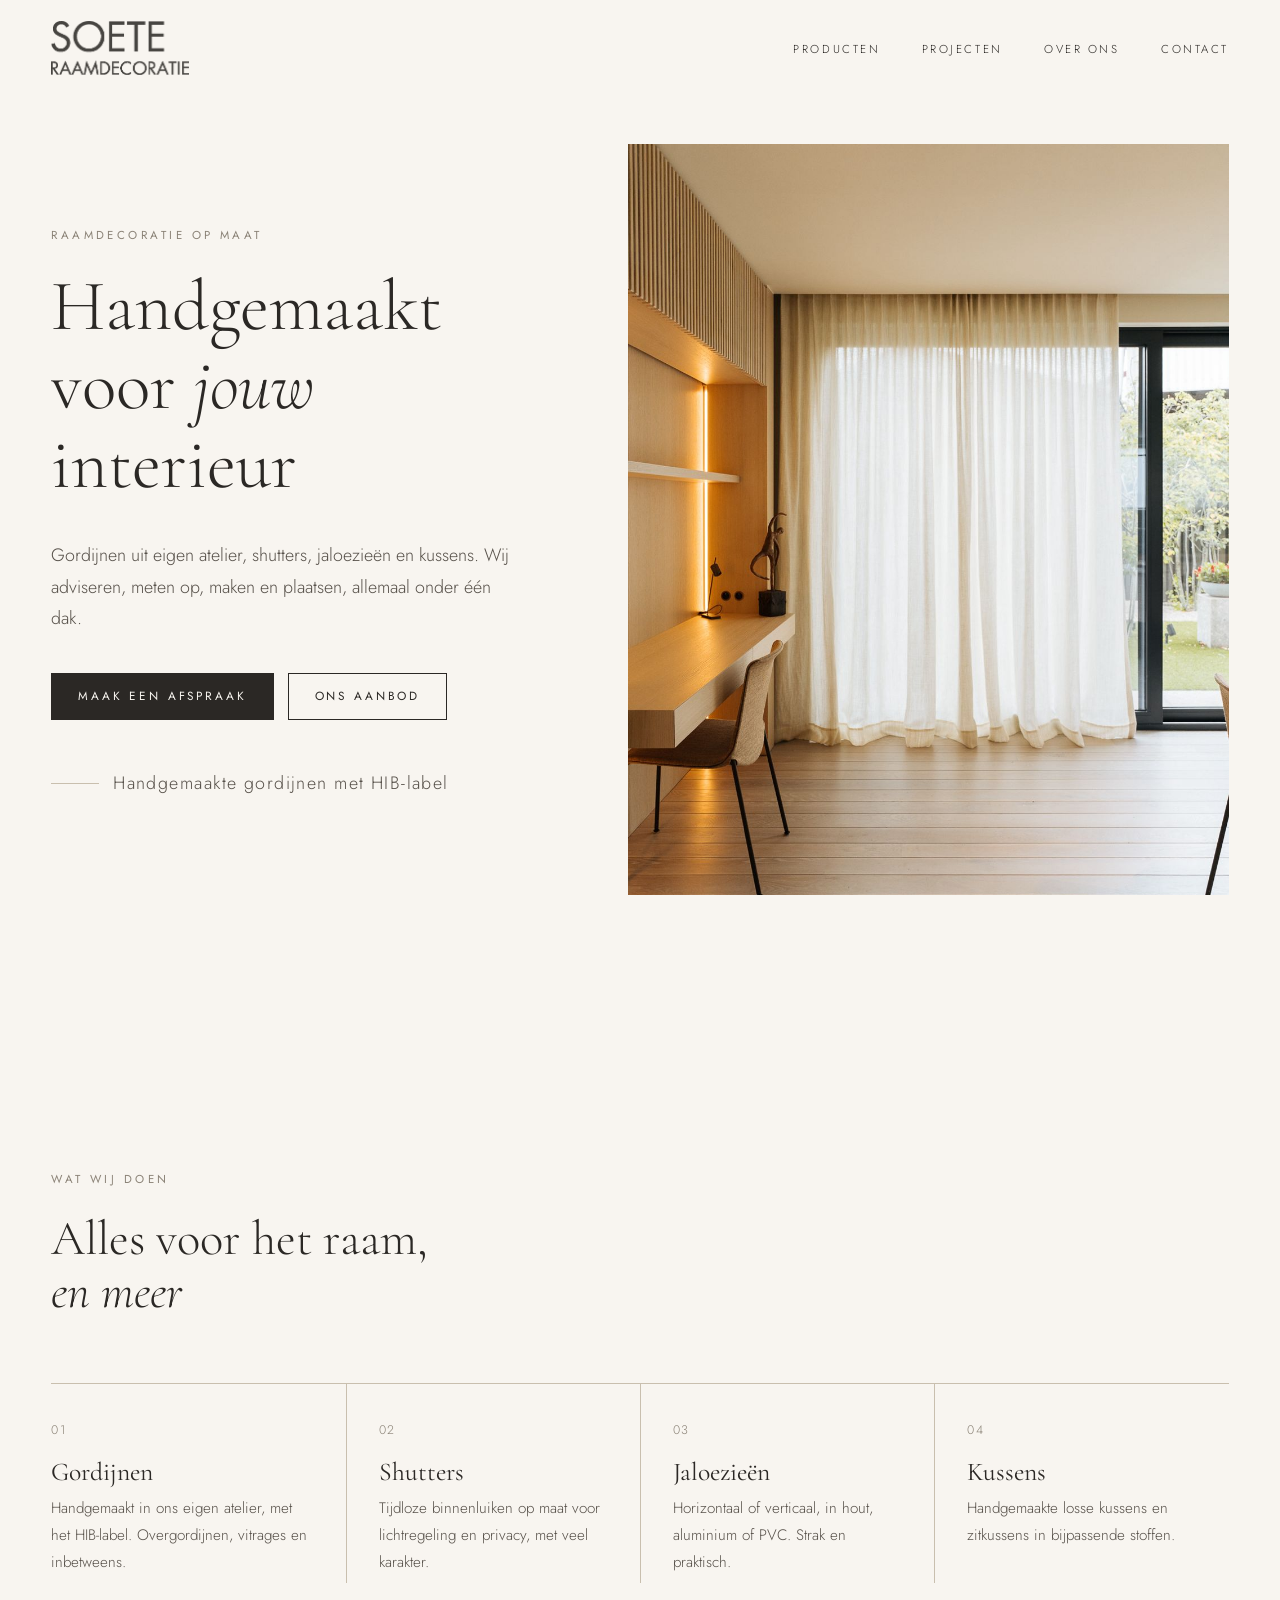
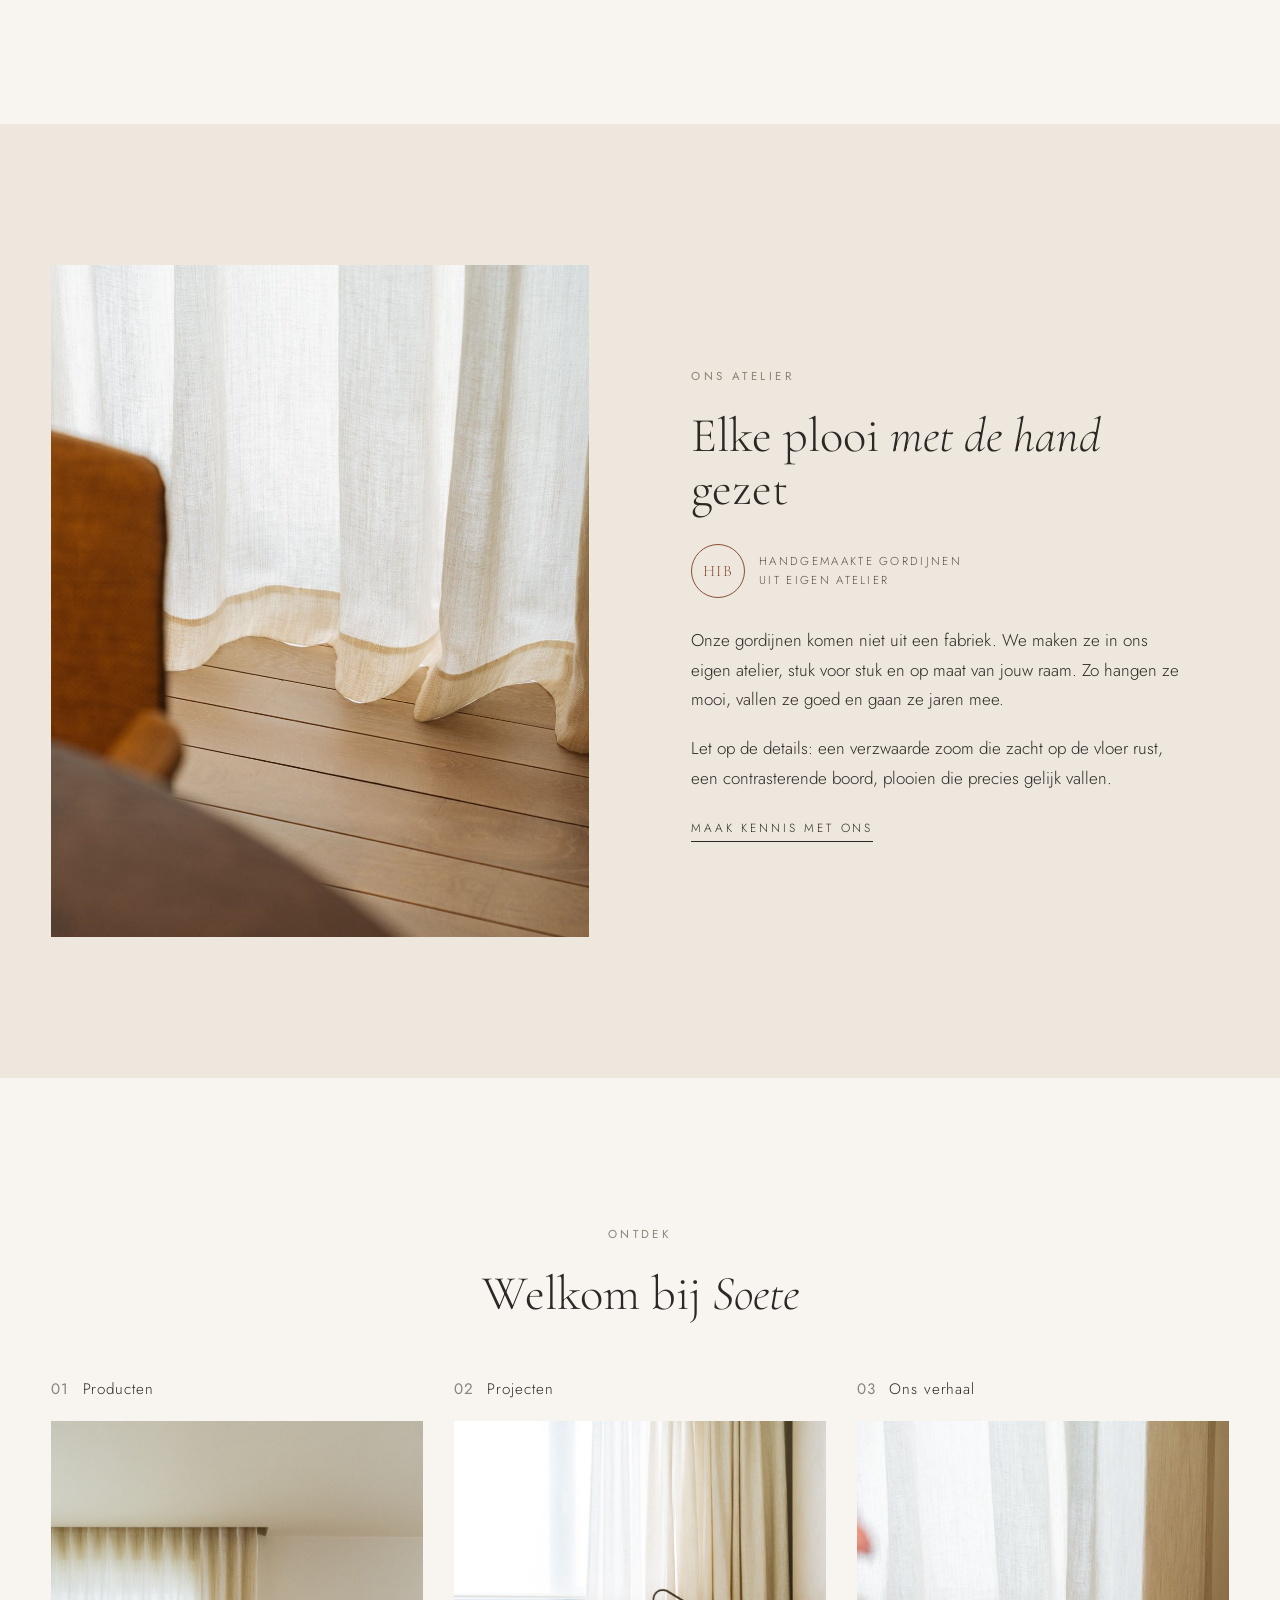
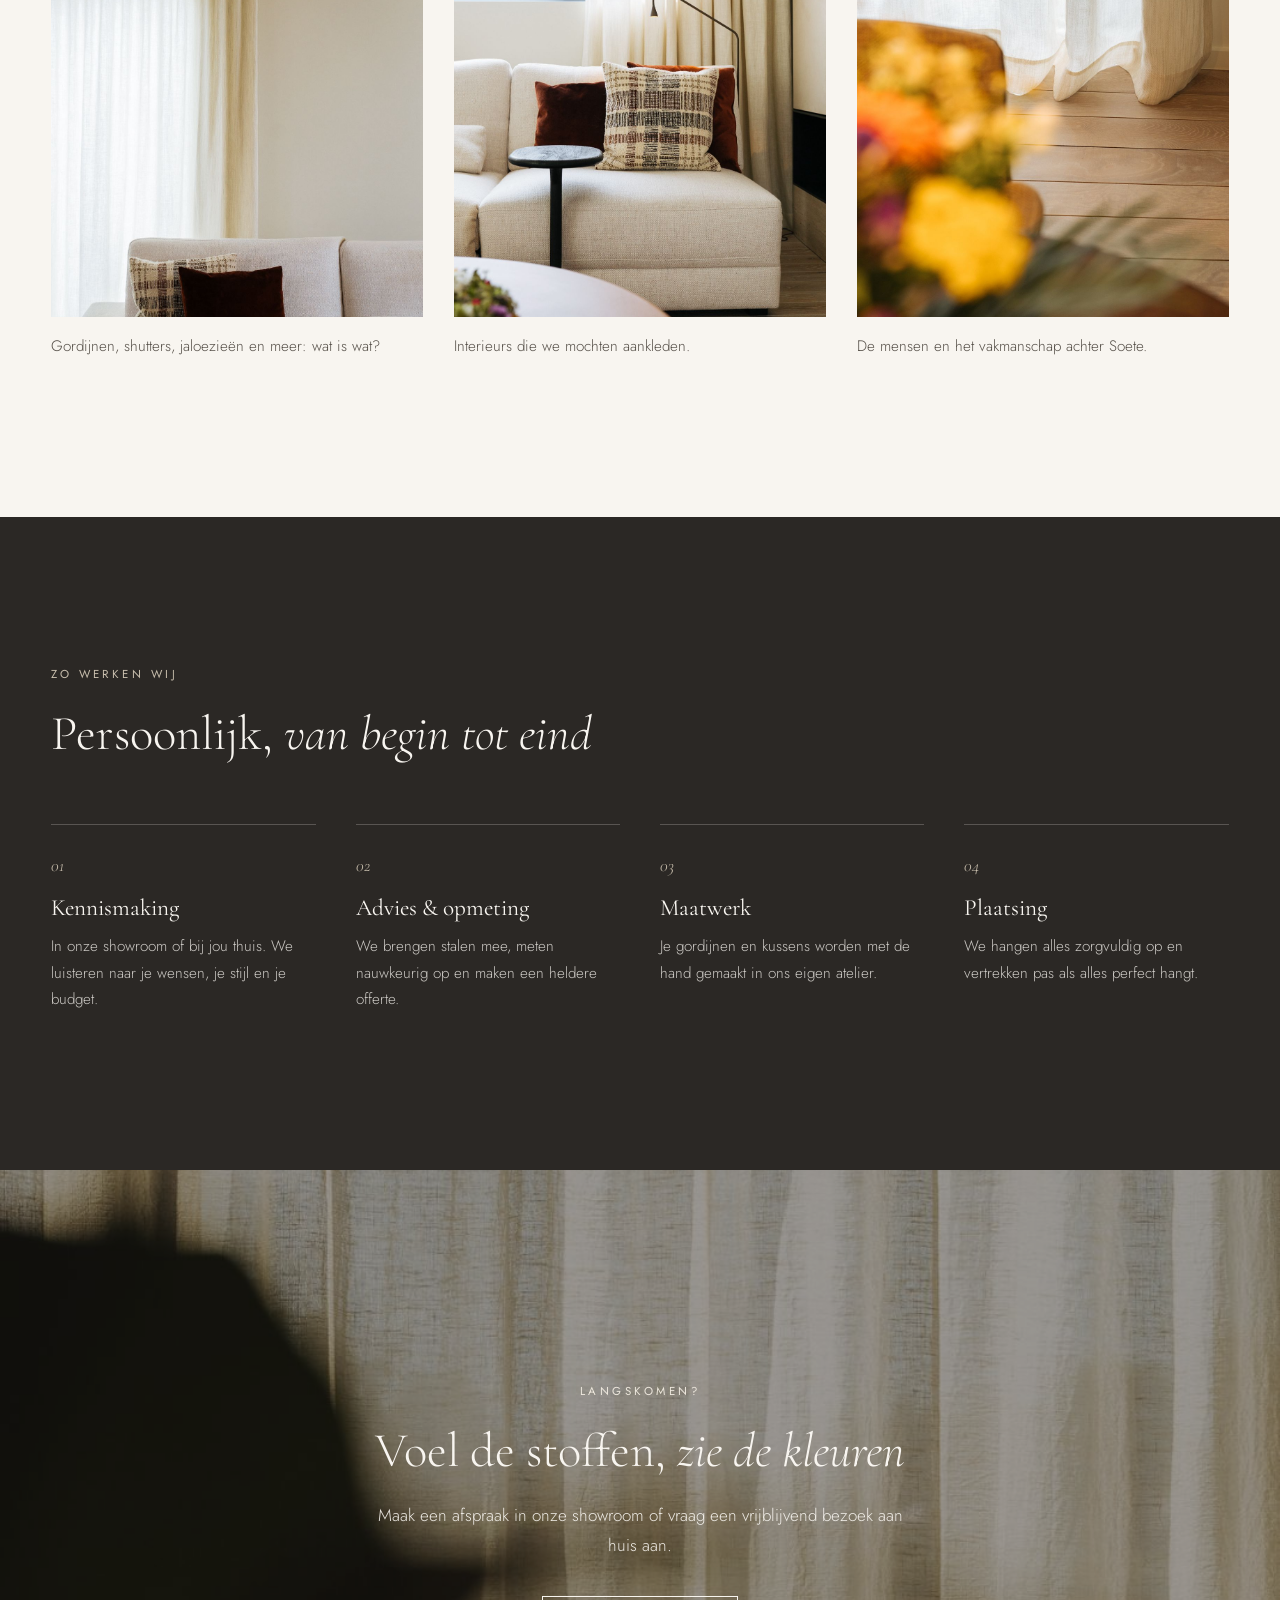
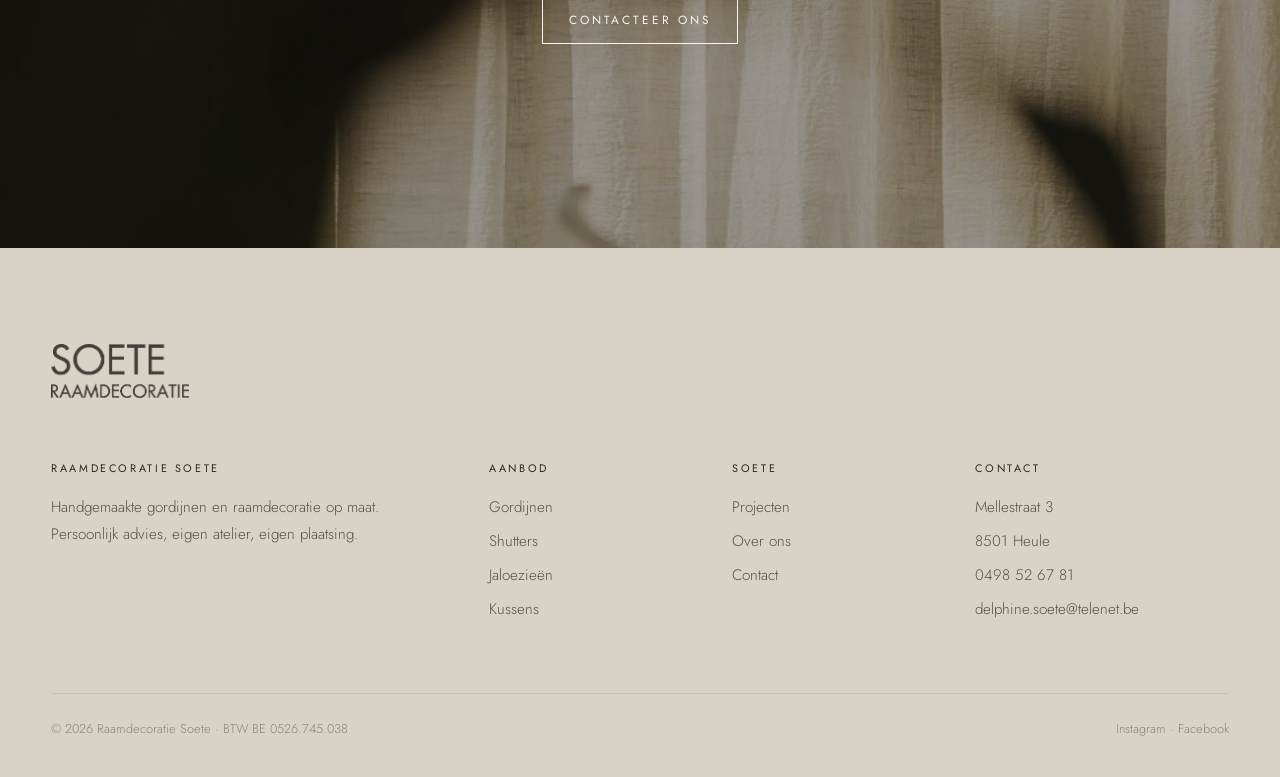
<file: index.html>
<!doctype html>
<html lang="nl-BE">
<head>
  <meta charset="utf-8">
  <meta name="viewport" content="width=device-width, initial-scale=1">
  <title>Raamdecoratie Soete — Handgemaakte gordijnen & raamdecoratie op maat</title>
  <meta name="description" content="Raamdecoratie Soete: handgemaakte gordijnen (HIB-label), shutters, jaloezieën en kussens. Persoonlijk advies en vakkundige plaatsing.">
  <link rel="preconnect" href="https://fonts.googleapis.com">
  <link rel="preconnect" href="https://fonts.gstatic.com" crossorigin>
  <link href="https://fonts.googleapis.com/css2?family=Cormorant+Garamond:ital,wght@0,300;0,400;0,500;1,300;1,400&family=Jost:wght@300;400&display=swap" rel="stylesheet">
  <link rel="stylesheet" href="css/style.css">
</head>
<body>

<header class="site-header">
  <nav class="container nav" aria-label="Hoofdmenu">
    <a class="logo" href="index.html" aria-current="page"><img src="images/logo.png" alt="Soete Raamdecoratie" width="558" height="219"></a>
    <ul class="nav__group">
      <li><a href="producten.html">Producten</a></li>
      <li><a href="projecten.html">Projecten</a></li>
      <li><a href="over-ons.html">Over ons</a></li>
      <li><a href="contact.html">Contact</a></li>
    </ul>
    <button class="nav__toggle" aria-label="Menu" aria-expanded="false"><span></span><span></span></button>
    <ul class="nav__mobile">
      <li><a href="index.html">Home</a></li>
      <li><a href="producten.html">Producten</a></li>
      <li><a href="projecten.html">Projecten</a></li>
      <li><a href="over-ons.html">Over ons</a></li>
      <li><a href="contact.html">Contact</a></li>
    </ul>
  </nav>
</header>

<main>
  <!-- HERO -->
  <section class="hero">
    <div class="container hero__grid">
      <div class="hero__text reveal">
        <span class="eyebrow">Raamdecoratie op maat</span>
        <h1>Handgemaakt voor <em>jouw</em> interieur</h1>
        <p>Gordijnen uit eigen atelier, shutters, jaloezieën en kussens. Wij adviseren, meten op, maken en plaatsen, allemaal onder één dak.</p>
        <div class="hero__actions">
          <a class="btn btn--solid" href="contact.html">Maak een afspraak</a>
          <a class="btn" href="producten.html">Ons aanbod</a>
        </div>
        <p class="hero__note">Handgemaakte gordijnen met HIB-label</p>
      </div>
      <div class="hero__media media reveal" data-label="Hoofdfoto">
        <img src="images/gordijn-bureau.jpg" alt="Lichte linnen gordijnen voor een grote raampartij in een warme woonruimte">
      </div>
    </div>
  </section>

  <!-- IN 1 OOGOPSLAG -->
  <section class="section" id="aanbod">
    <div class="container">
      <div class="reveal">
        <span class="eyebrow">Wat wij doen</span>
        <h2>Alles voor het raam,<br><em>en meer</em></h2>
      </div>
      <div class="services reveal">
        <a class="service" href="producten.html#gordijnen">
          <span class="service__num">01</span>
          <h3>Gordijnen</h3>
          <p>Handgemaakt in ons eigen atelier, met het HIB-label. Overgordijnen, vitrages en inbetweens.</p>
        </a>
        <a class="service" href="producten.html#shutters">
          <span class="service__num">02</span>
          <h3>Shutters</h3>
          <p>Tijdloze binnenluiken op maat voor lichtregeling en privacy, met veel karakter.</p>
        </a>
        <a class="service" href="producten.html#jaloezieen">
          <span class="service__num">03</span>
          <h3>Jaloezieën</h3>
          <p>Horizontaal of verticaal, in hout, aluminium of PVC. Strak en praktisch.</p>
        </a>
        <a class="service" href="producten.html#kussens">
          <span class="service__num">04</span>
          <h3>Kussens</h3>
          <p>Handgemaakte losse kussens en zitkussens in bijpassende stoffen.</p>
        </a>
      </div>
    </div>
  </section>

  <!-- ATELIER / HIB -->
  <section class="section section--linen">
    <div class="container split">
      <div class="split__media media reveal" data-label="Foto"><img src="images/detail-zoom.jpg" alt="Detail van een handgemaakte linnen zoom op een houten vloer" loading="lazy"></div>
      <div class="split__text reveal">
        <span class="eyebrow">Ons atelier</span>
        <h2>Elke plooi <em>met de hand</em> gezet</h2>
        <div class="badge">
          <span class="badge__mark">HIB</span>
          <span class="badge__text">Handgemaakte gordijnen<br>uit eigen atelier</span>
        </div>
        <p>Onze gordijnen komen niet uit een fabriek. We maken ze in ons eigen atelier, stuk voor stuk en op maat van jouw raam. Zo hangen ze mooi, vallen ze goed en gaan ze jaren mee.</p>
        <p>Let op de details: een verzwaarde zoom die zacht op de vloer rust, een contrasterende boord, plooien die precies gelijk vallen.</p>
        <a class="link-arrow" href="over-ons.html">Maak kennis met ons</a>
      </div>
    </div>
  </section>

  <!-- GENUMMERDE TEGELS -->
  <section class="section">
    <div class="container">
      <div class="center reveal">
        <span class="eyebrow">Ontdek</span>
        <h2>Welkom bij <em>Soete</em></h2>
      </div>
      <div class="tiles">
        <a class="tile reveal" href="producten.html">
          <span class="tile__label"><b>01</b> Producten</span>
          <div class="media" data-label="Foto"><img src="images/gordijn-plafond.jpg" alt="Gordijn in een plafondrail boven een zetel" loading="lazy"></div>
          <p>Gordijnen, shutters, jaloezieën en meer: wat is wat?</p>
        </a>
        <a class="tile reveal" href="projecten.html">
          <span class="tile__label"><b>02</b> Projecten</span>
          <div class="media" data-label="Foto"><img src="images/kussens-zetel.jpg" alt="Zetel met handgemaakte kussens voor linnen gordijnen" loading="lazy"></div>
          <p>Interieurs die we mochten aankleden.</p>
        </a>
        <a class="tile reveal" href="over-ons.html">
          <span class="tile__label"><b>03</b> Ons verhaal</span>
          <div class="media" data-label="Foto"><img src="images/detail-bloemen.jpg" alt="Linnen gordijn met bloemen op de voorgrond" loading="lazy"></div>
          <p>De mensen en het vakmanschap achter Soete.</p>
        </a>
      </div>
    </div>
  </section>

  <!-- WERKWIJZE -->
  <section class="section section--ink">
    <div class="container">
      <div class="reveal">
        <span class="eyebrow">Zo werken wij</span>
        <h2>Persoonlijk, <em>van begin tot eind</em></h2>
      </div>
      <div class="steps">
        <div class="step reveal"><span class="step__num">01</span><h3>Kennismaking</h3><p>In onze showroom of bij jou thuis. We luisteren naar je wensen, je stijl en je budget.</p></div>
        <div class="step reveal"><span class="step__num">02</span><h3>Advies &amp; opmeting</h3><p>We brengen stalen mee, meten nauwkeurig op en maken een heldere offerte.</p></div>
        <div class="step reveal"><span class="step__num">03</span><h3>Maatwerk</h3><p>Je gordijnen en kussens worden met de hand gemaakt in ons eigen atelier.</p></div>
        <div class="step reveal"><span class="step__num">04</span><h3>Plaatsing</h3><p>We hangen alles zorgvuldig op en vertrekken pas als alles perfect hangt.</p></div>
      </div>
    </div>
  </section>

  <!-- CTA -->
  <section class="cta">
    <div class="media" data-label=""><img src="images/sfeer-schaduw.jpg" alt="" loading="lazy"></div>
    <div class="container reveal">
      <span class="eyebrow">Langskomen?</span>
      <h2>Voel de stoffen, <em>zie de kleuren</em></h2>
      <p>Maak een afspraak in onze showroom of vraag een vrijblijvend bezoek aan huis aan.</p>
      <a class="btn btn--light" href="contact.html">Contacteer ons</a>
    </div>
  </section>
</main>

<footer class="site-footer">
  <div class="container">
    <div class="footer-top">
      <a class="logo" href="index.html"><img src="images/logo.png" alt="Soete Raamdecoratie" width="558" height="219"></a>
    </div>
    <div class="footer-grid">
      <div>
        <h4>Raamdecoratie Soete</h4>
        <p>Handgemaakte gordijnen en raamdecoratie op maat.<br>Persoonlijk advies, eigen atelier, eigen plaatsing.</p>
      </div>
      <div>
        <h4>Aanbod</h4>
        <ul>
          <li><a href="producten.html#gordijnen">Gordijnen</a></li>
          <li><a href="producten.html#shutters">Shutters</a></li>
          <li><a href="producten.html#jaloezieen">Jaloezieën</a></li>
          <li><a href="producten.html#kussens">Kussens</a></li>
        </ul>
      </div>
      <div>
        <h4>Soete</h4>
        <ul>
          <li><a href="projecten.html">Projecten</a></li>
          <li><a href="over-ons.html">Over ons</a></li>
          <li><a href="contact.html">Contact</a></li>
        </ul>
      </div>
      <div>
        <h4>Contact</h4>
        <ul>
          <li>Mellestraat 3</li>
          <li>8501 Heule</li>
          <li><a href="tel:+32498526781">0498 52 67 81</a></li>
          <li><a href="mailto:delphine.soete@telenet.be">delphine.soete@telenet.be</a></li>
        </ul>
      </div>
    </div>
    <div class="footer-bottom">
      <span>© <span data-year>2026</span> Raamdecoratie Soete · BTW BE 0526.745.038</span>
      <span><a href="https://www.instagram.com/soeteraamdecoratie/" target="_blank" rel="noopener">Instagram</a> · <a href="https://www.facebook.com/soeteraamdecoratie/?locale=nl_BE" target="_blank" rel="noopener">Facebook</a></span>
    </div>
  </div>
</footer>

<script src="js/main.js"></script>
</body>
</html>
</file>
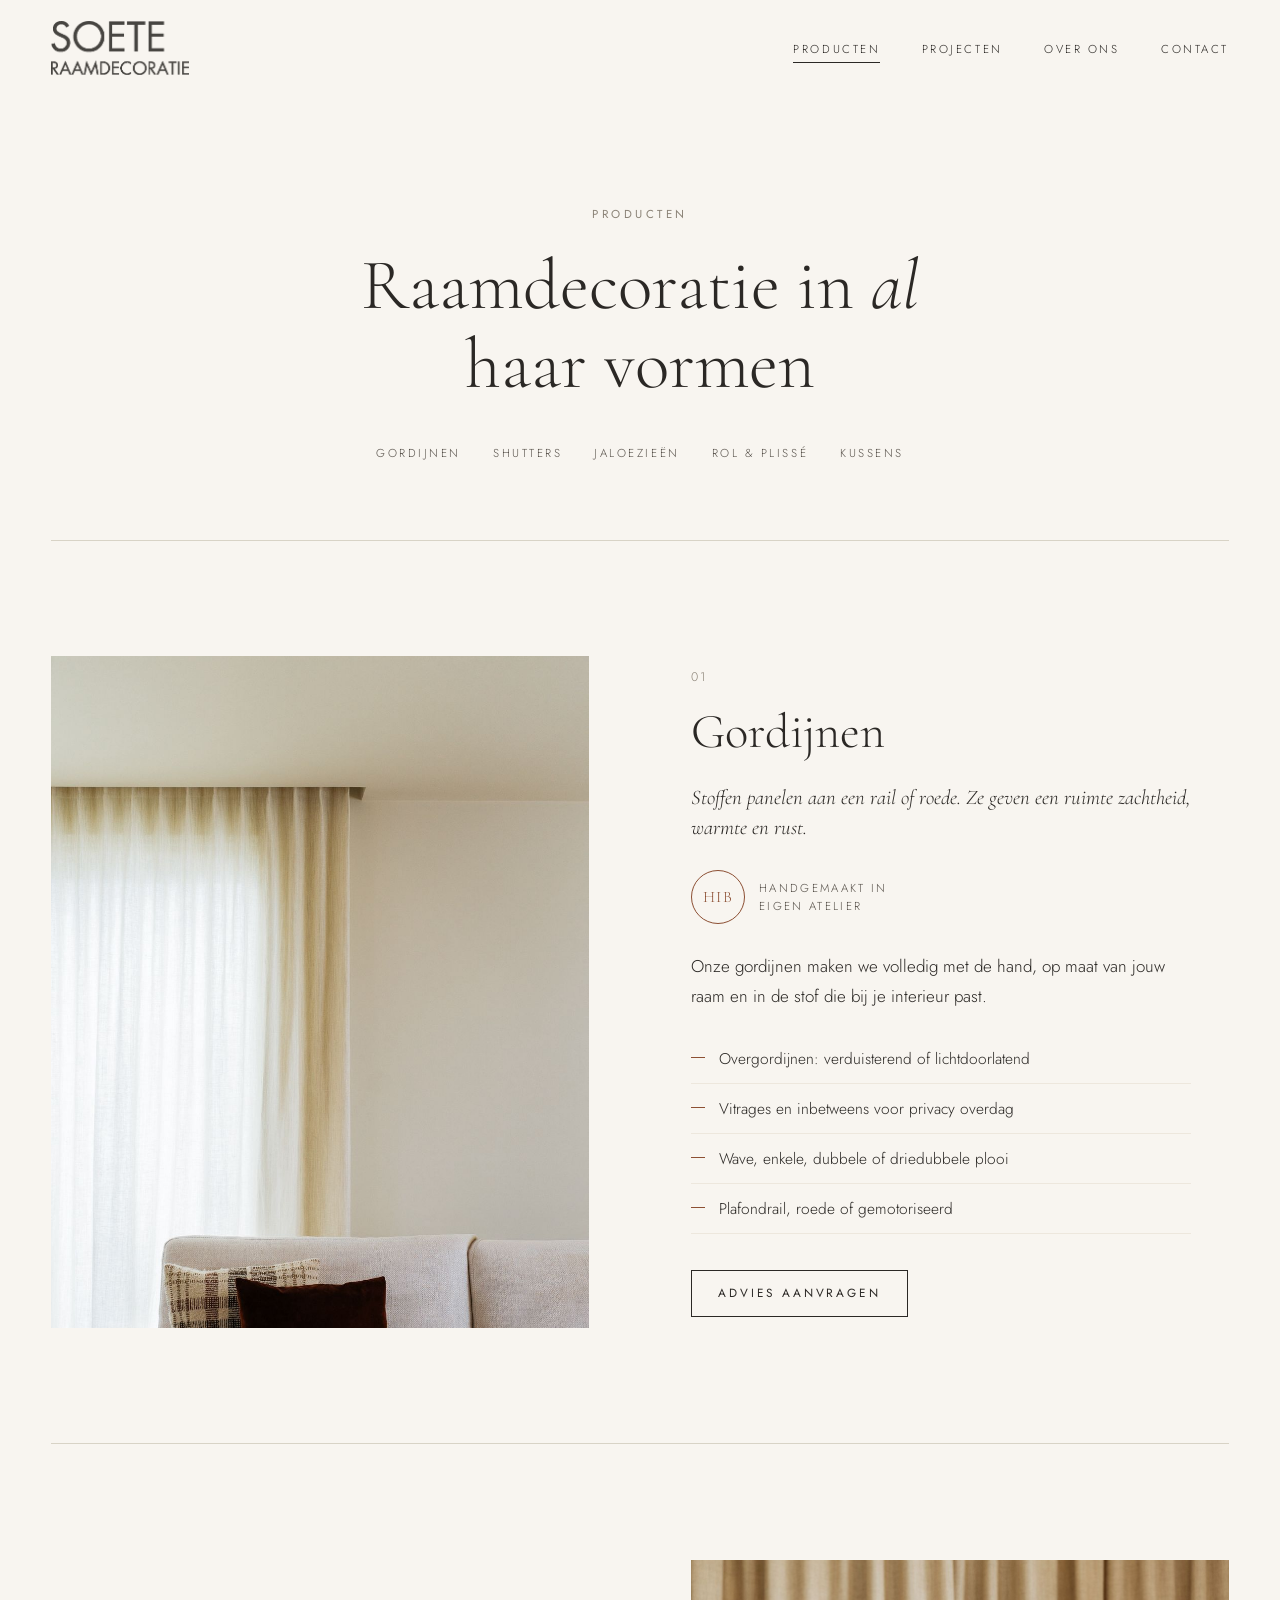
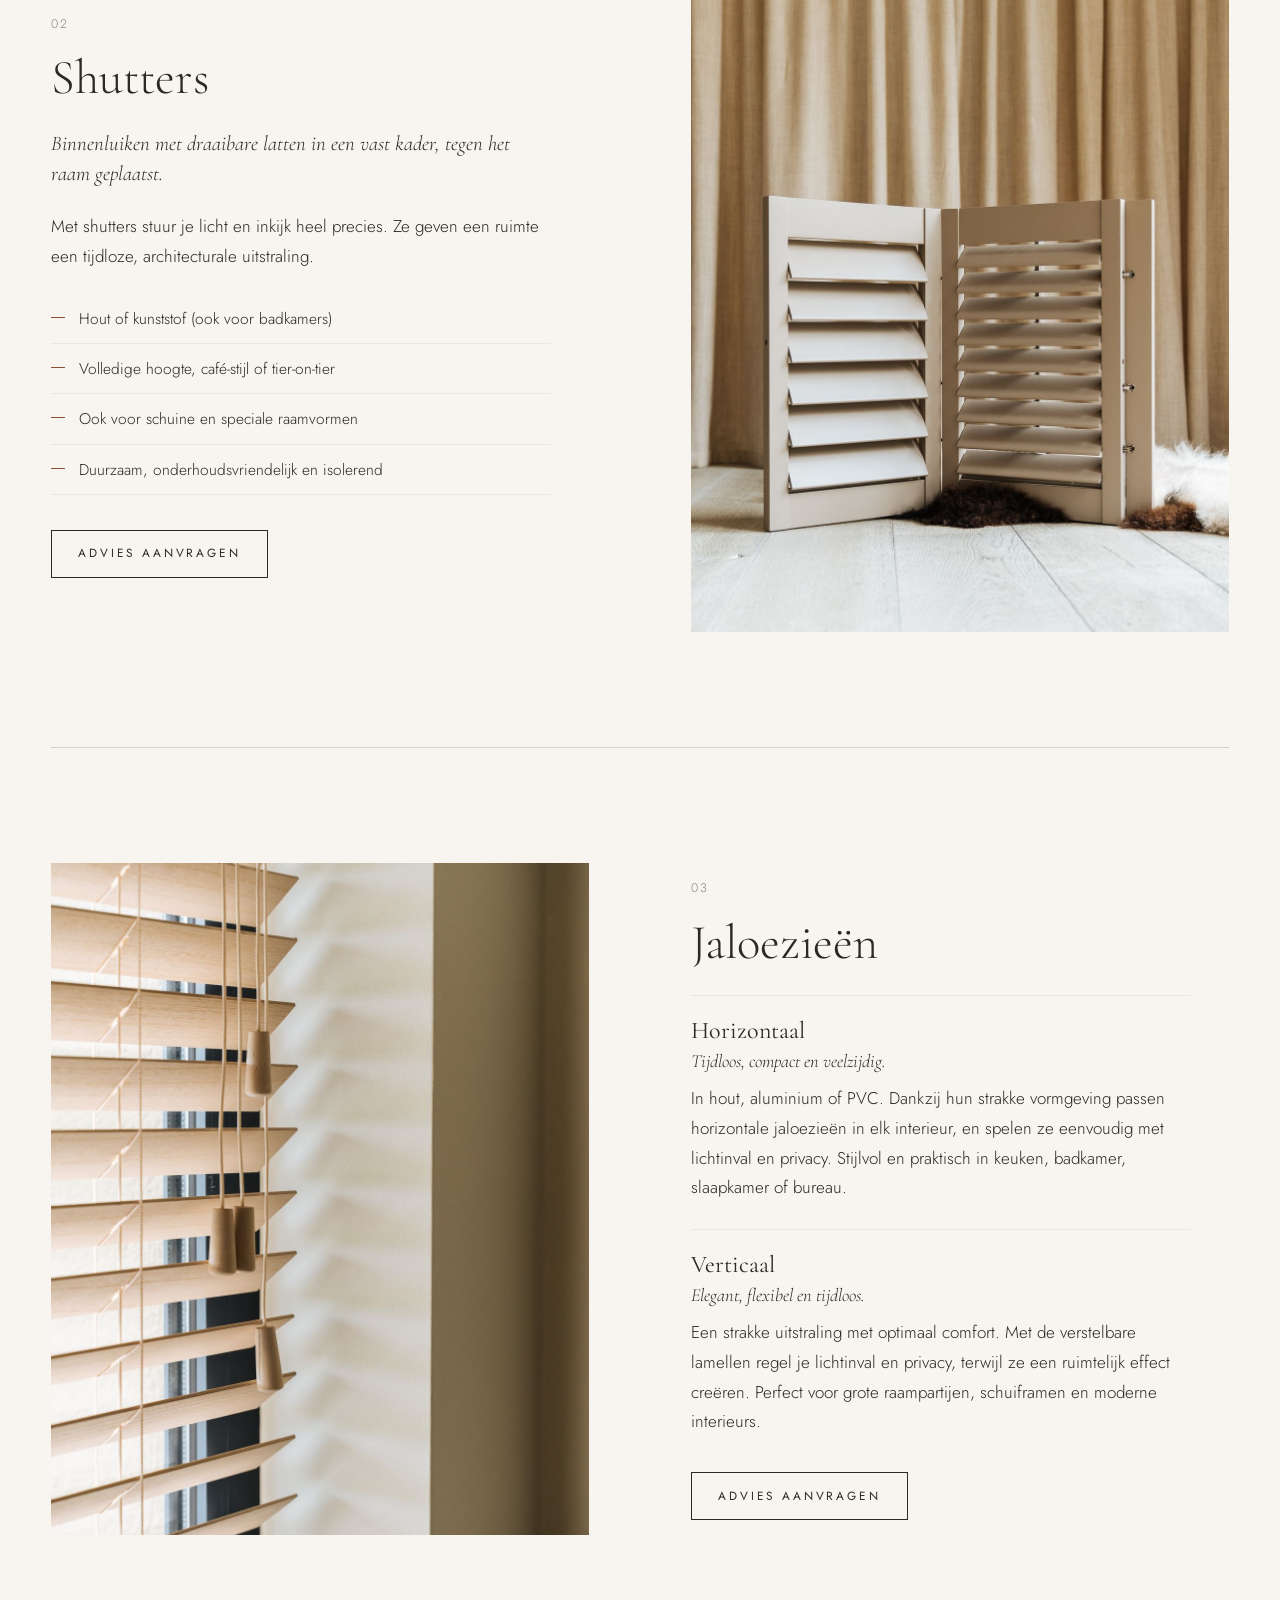
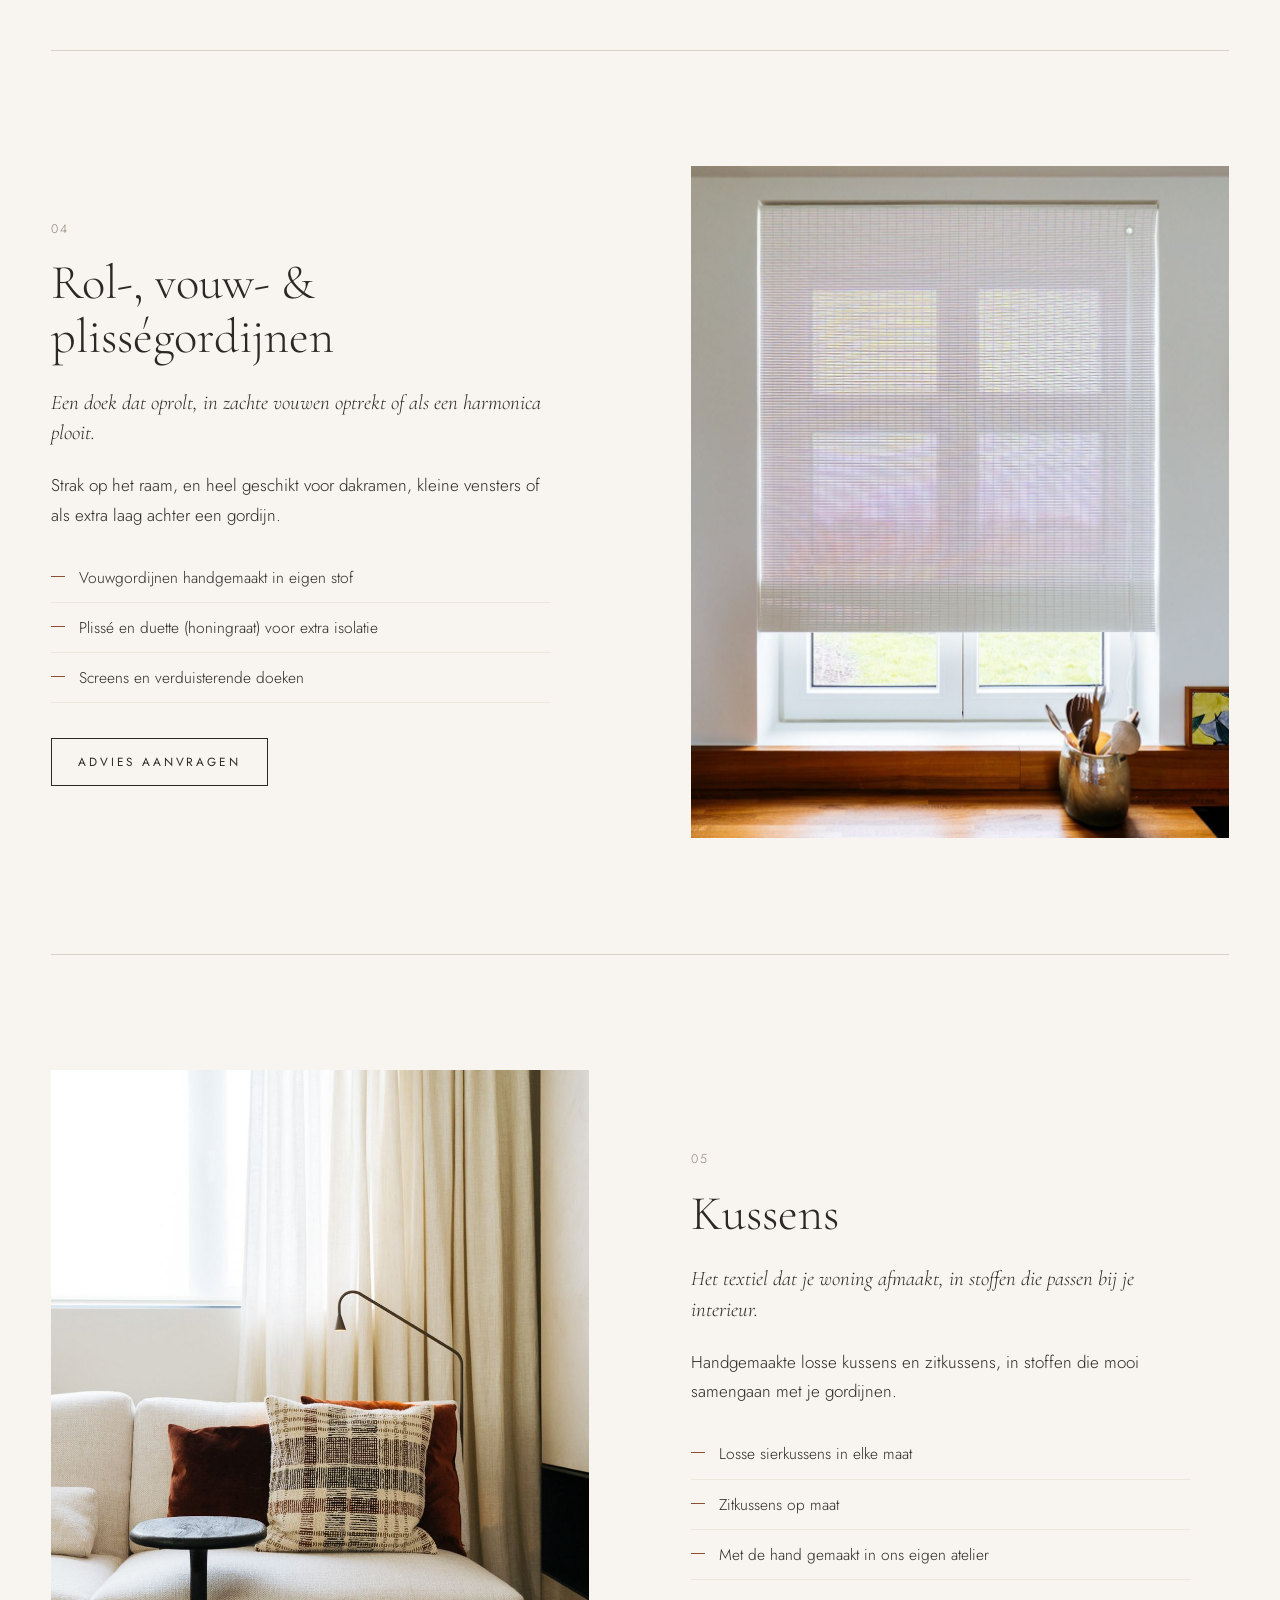
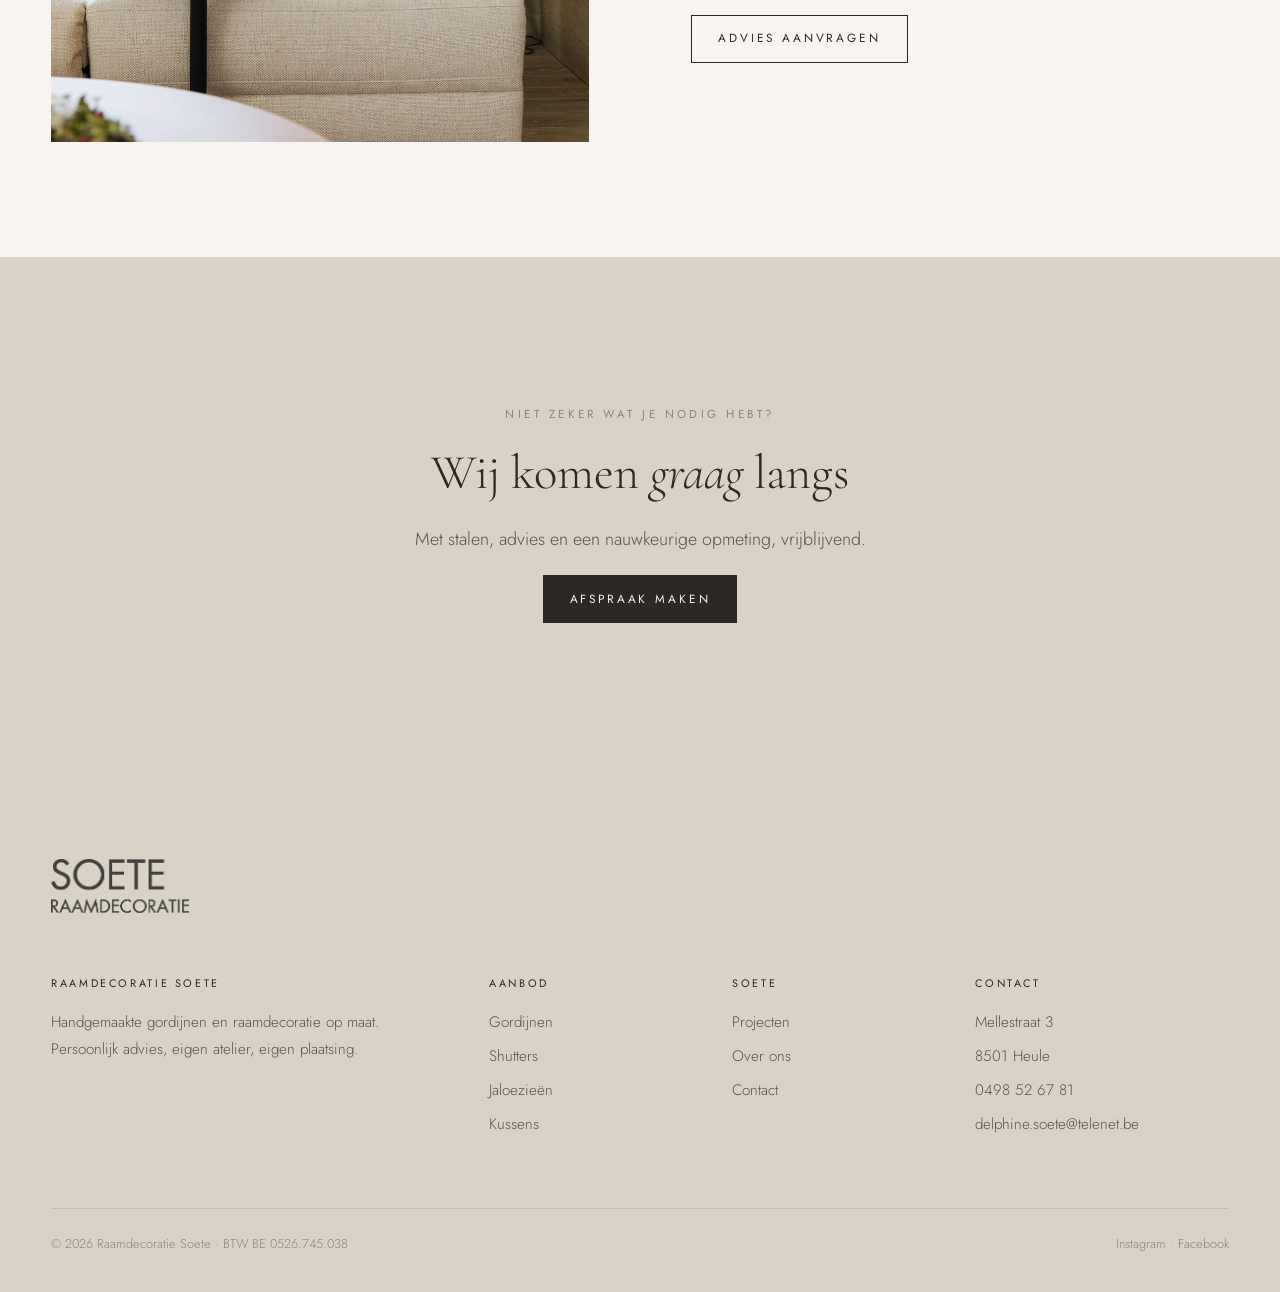
<file: accessoires/index.html>
<!doctype html>
<html lang="nl-BE">
<head>
  <meta charset="utf-8">
  <title>Doorverwijzen… — Raamdecoratie Soete</title>
  <!-- Oud adres van de vorige website: stuurt door naar de nieuwe pagina -->
  <meta http-equiv="refresh" content="0; url=/producten.html#kussens">
  <link rel="canonical" href="https://www.soeteraamdecoratie.be/producten.html#kussens">
  <meta name="robots" content="noindex">
  <script>location.replace("/producten.html#kussens");</script>
</head>
<body>
  <p>Deze pagina is verhuisd. <a href="/producten.html#kussens">Klik hier als je niet automatisch doorgestuurd wordt.</a></p>
</body>
</html>
</file>
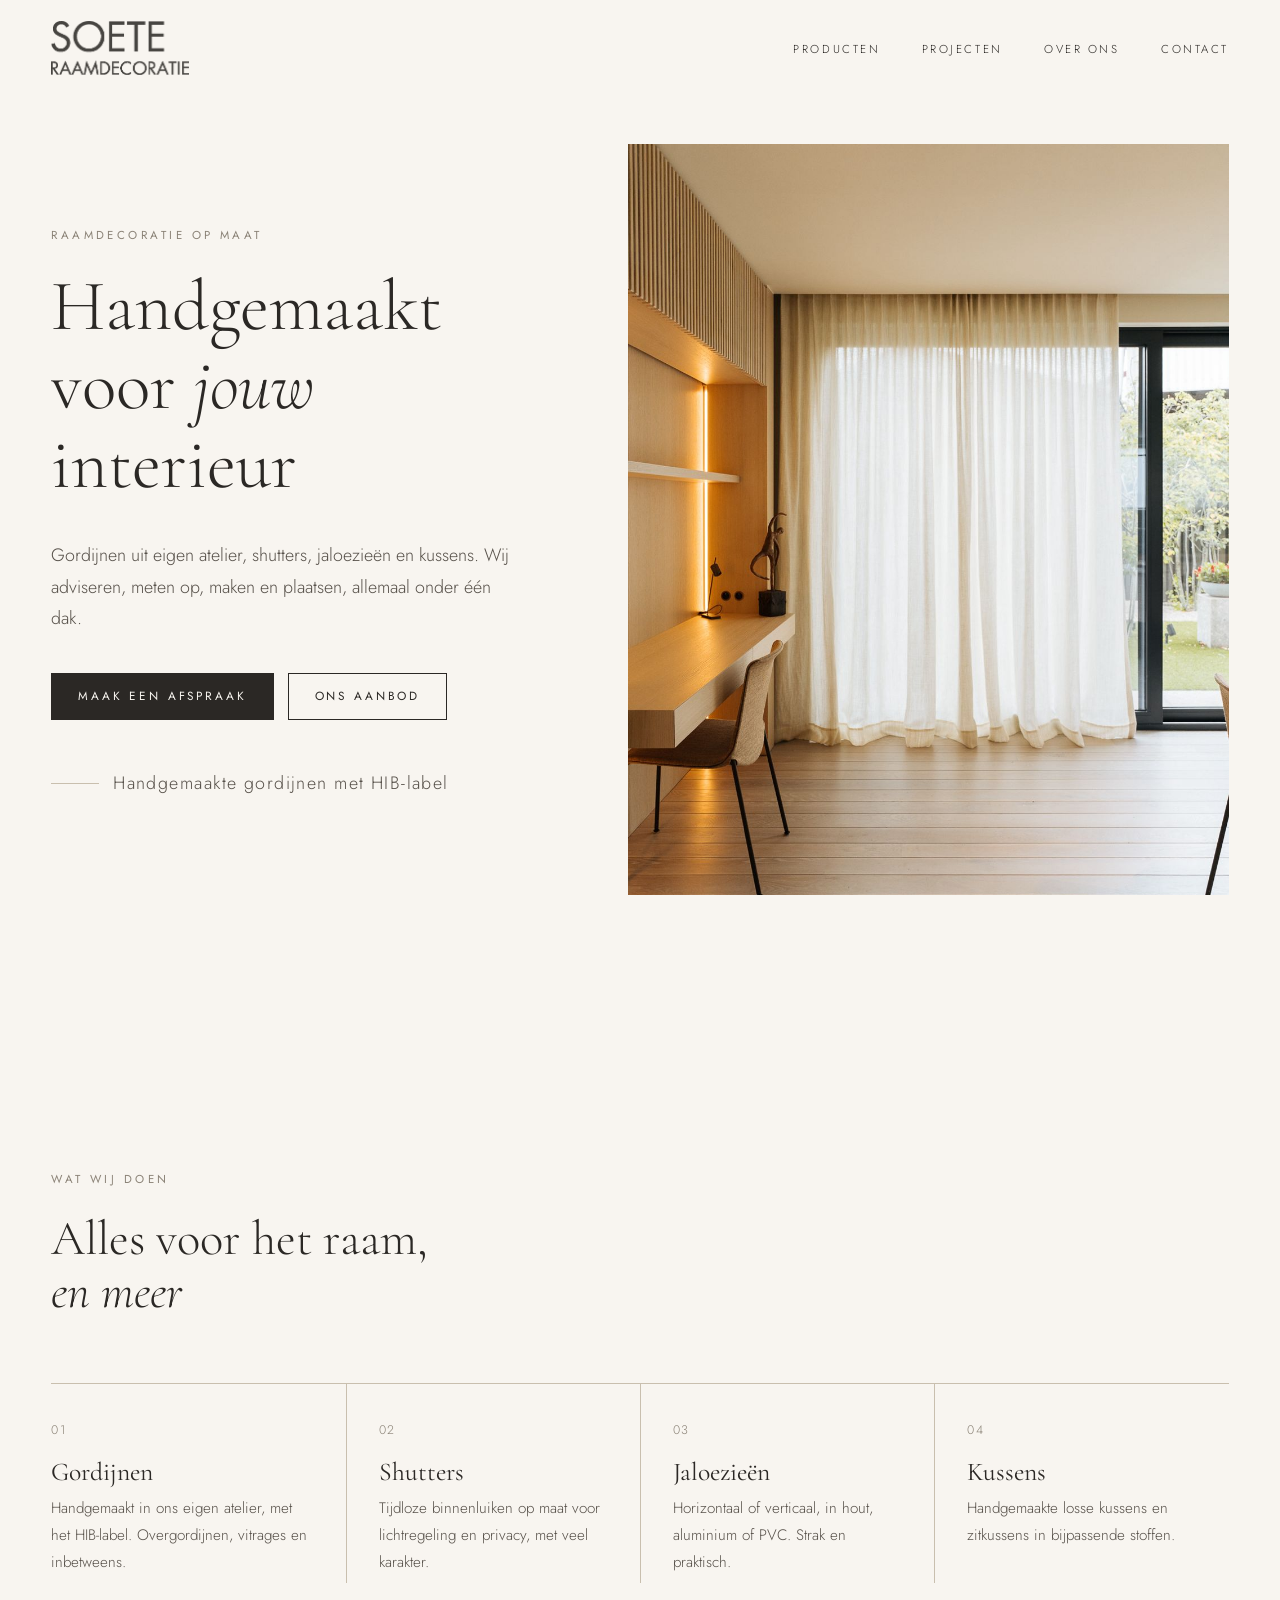
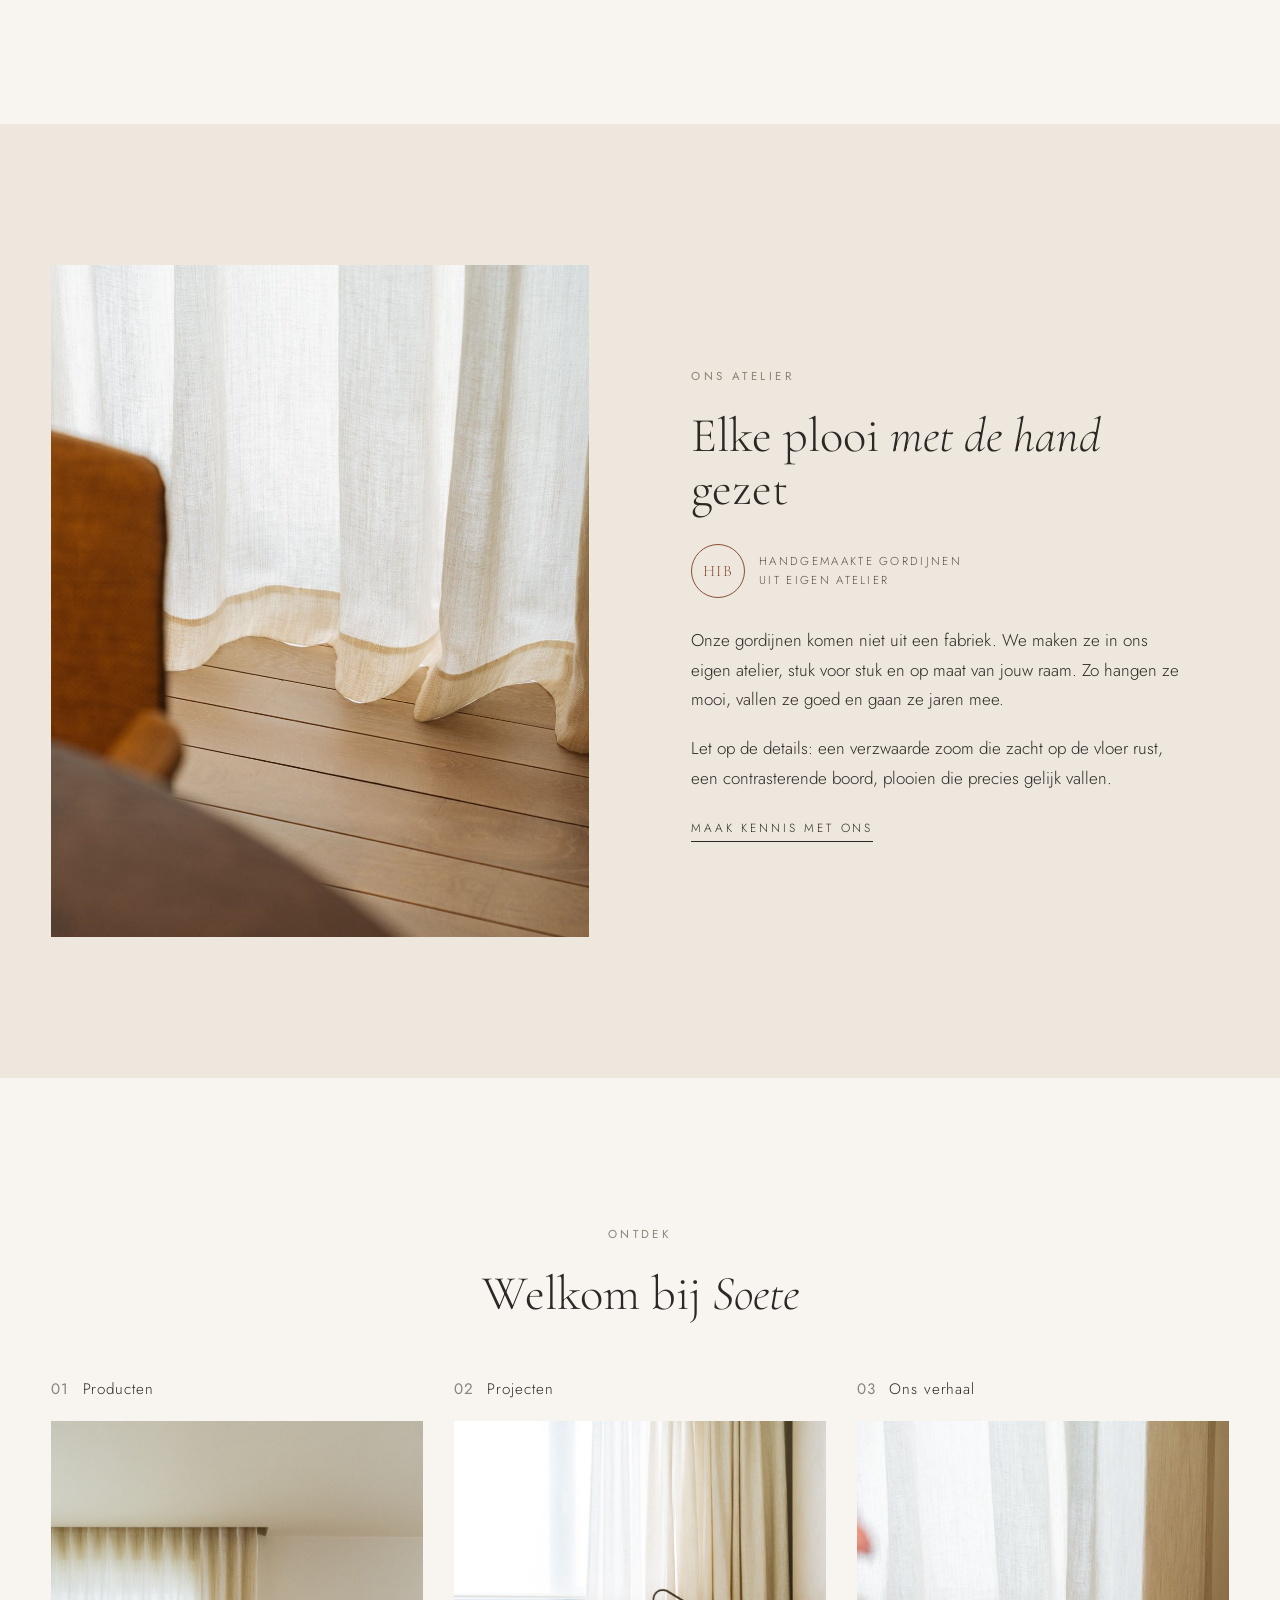
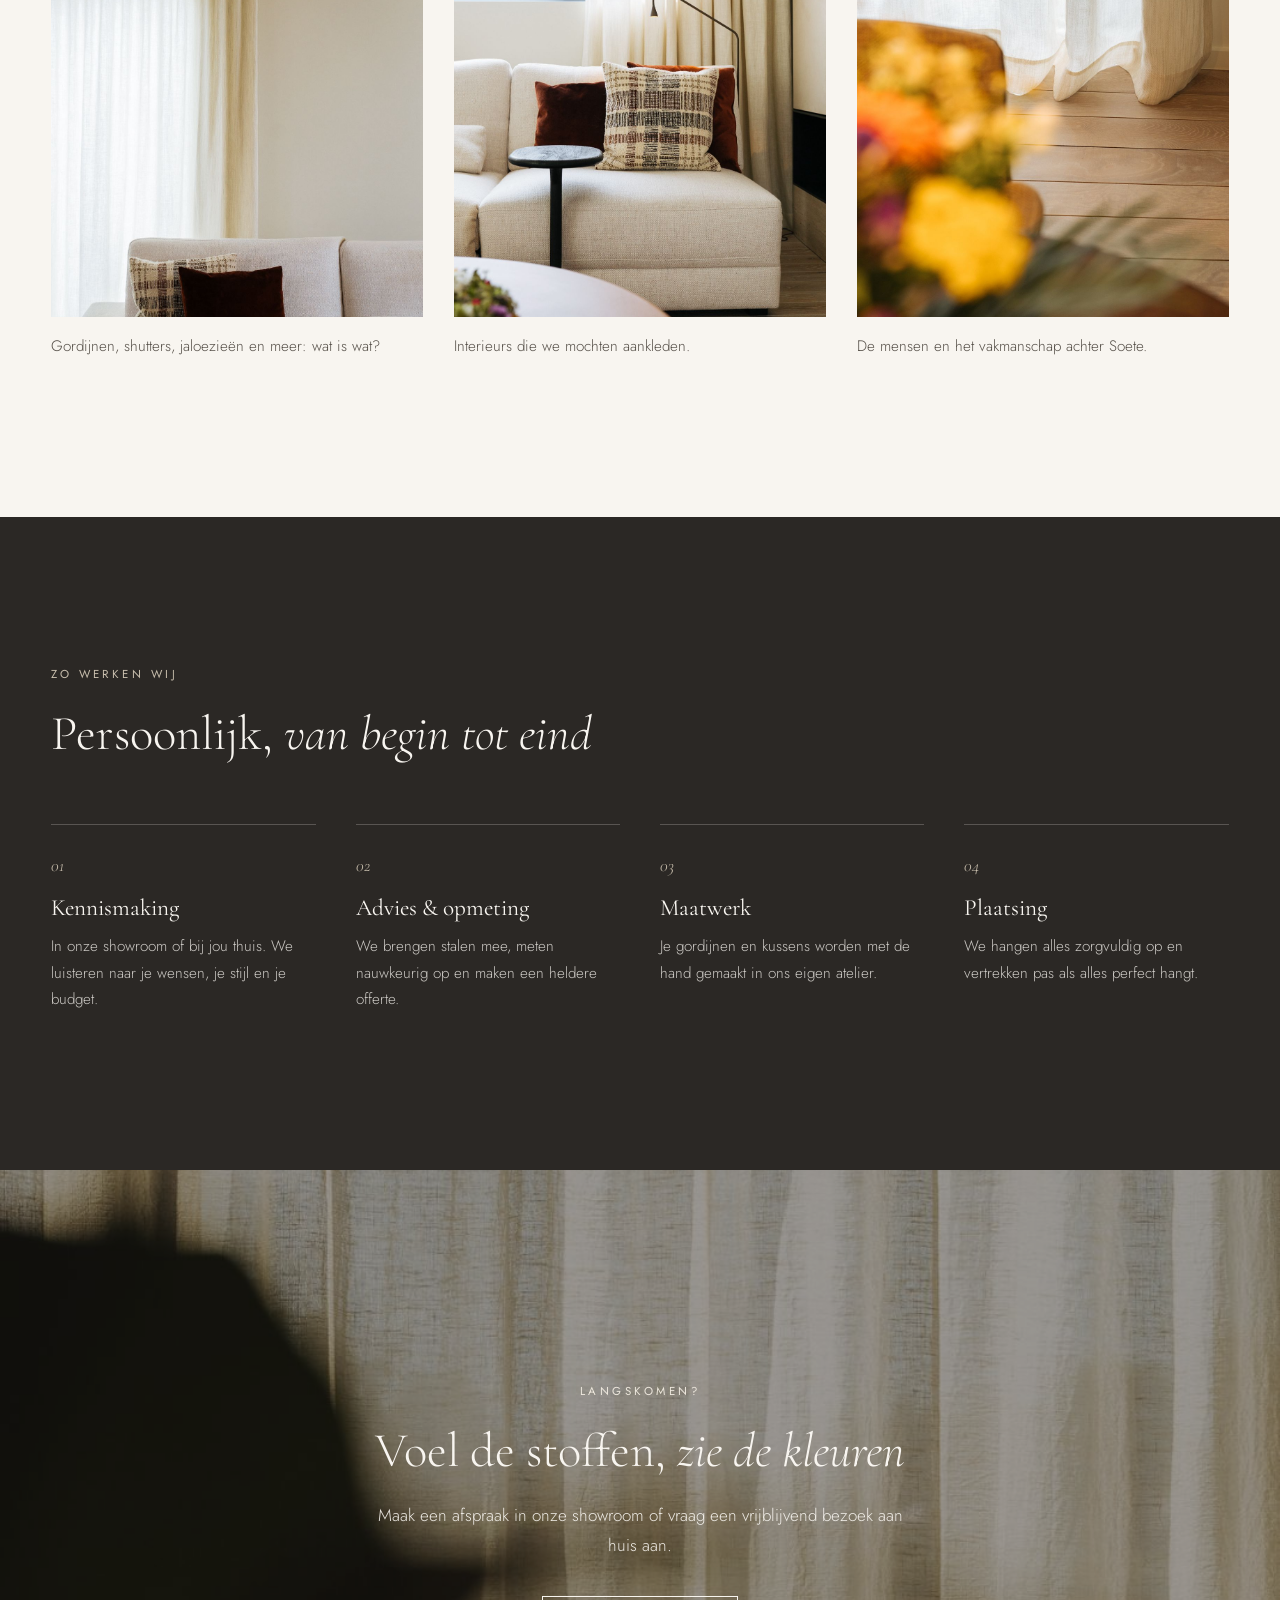
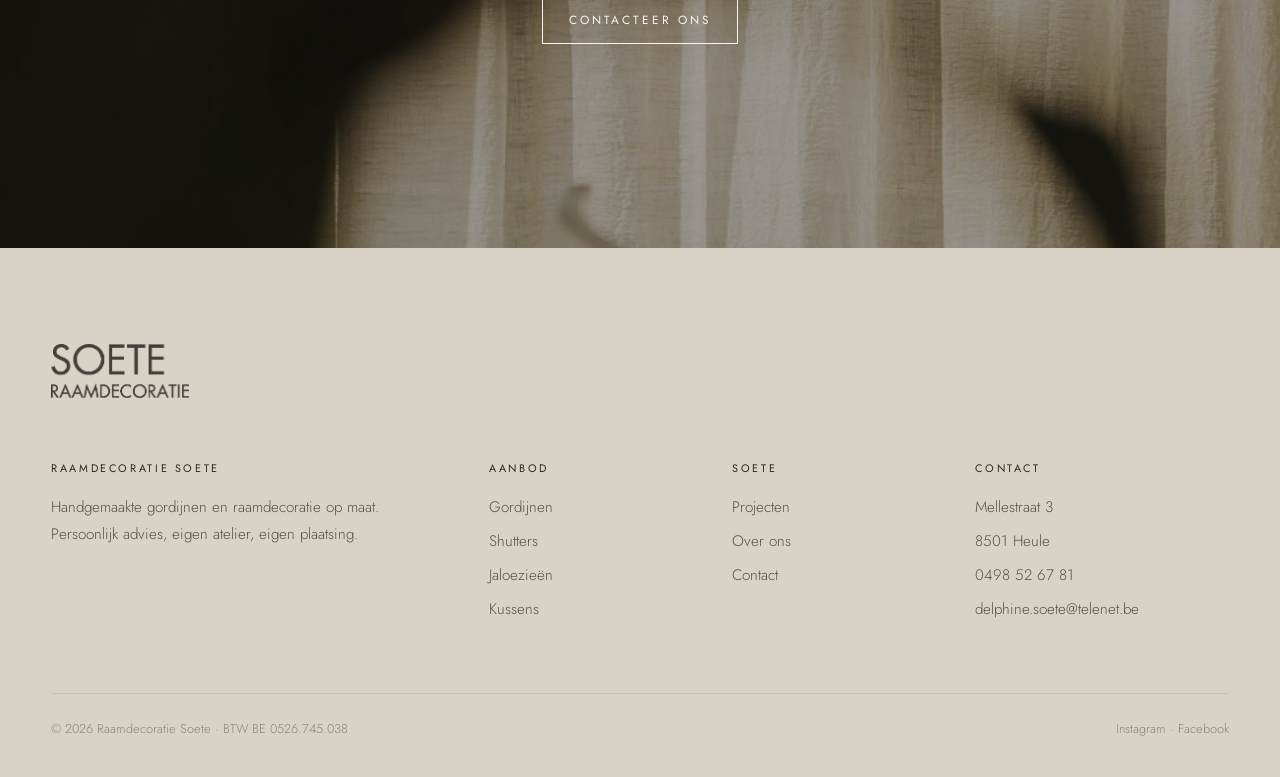
<file: blog-1/index.html>
<!doctype html>
<html lang="nl-BE">
<head>
  <meta charset="utf-8">
  <title>Doorverwijzen… — Raamdecoratie Soete</title>
  <!-- Oud adres van de vorige website: stuurt door naar de nieuwe pagina -->
  <meta http-equiv="refresh" content="0; url=/">
  <link rel="canonical" href="https://www.soeteraamdecoratie.be/">
  <meta name="robots" content="noindex">
  <script>location.replace("/");</script>
</head>
<body>
  <p>Deze pagina is verhuisd. <a href="/">Klik hier als je niet automatisch doorgestuurd wordt.</a></p>
</body>
</html>
</file>
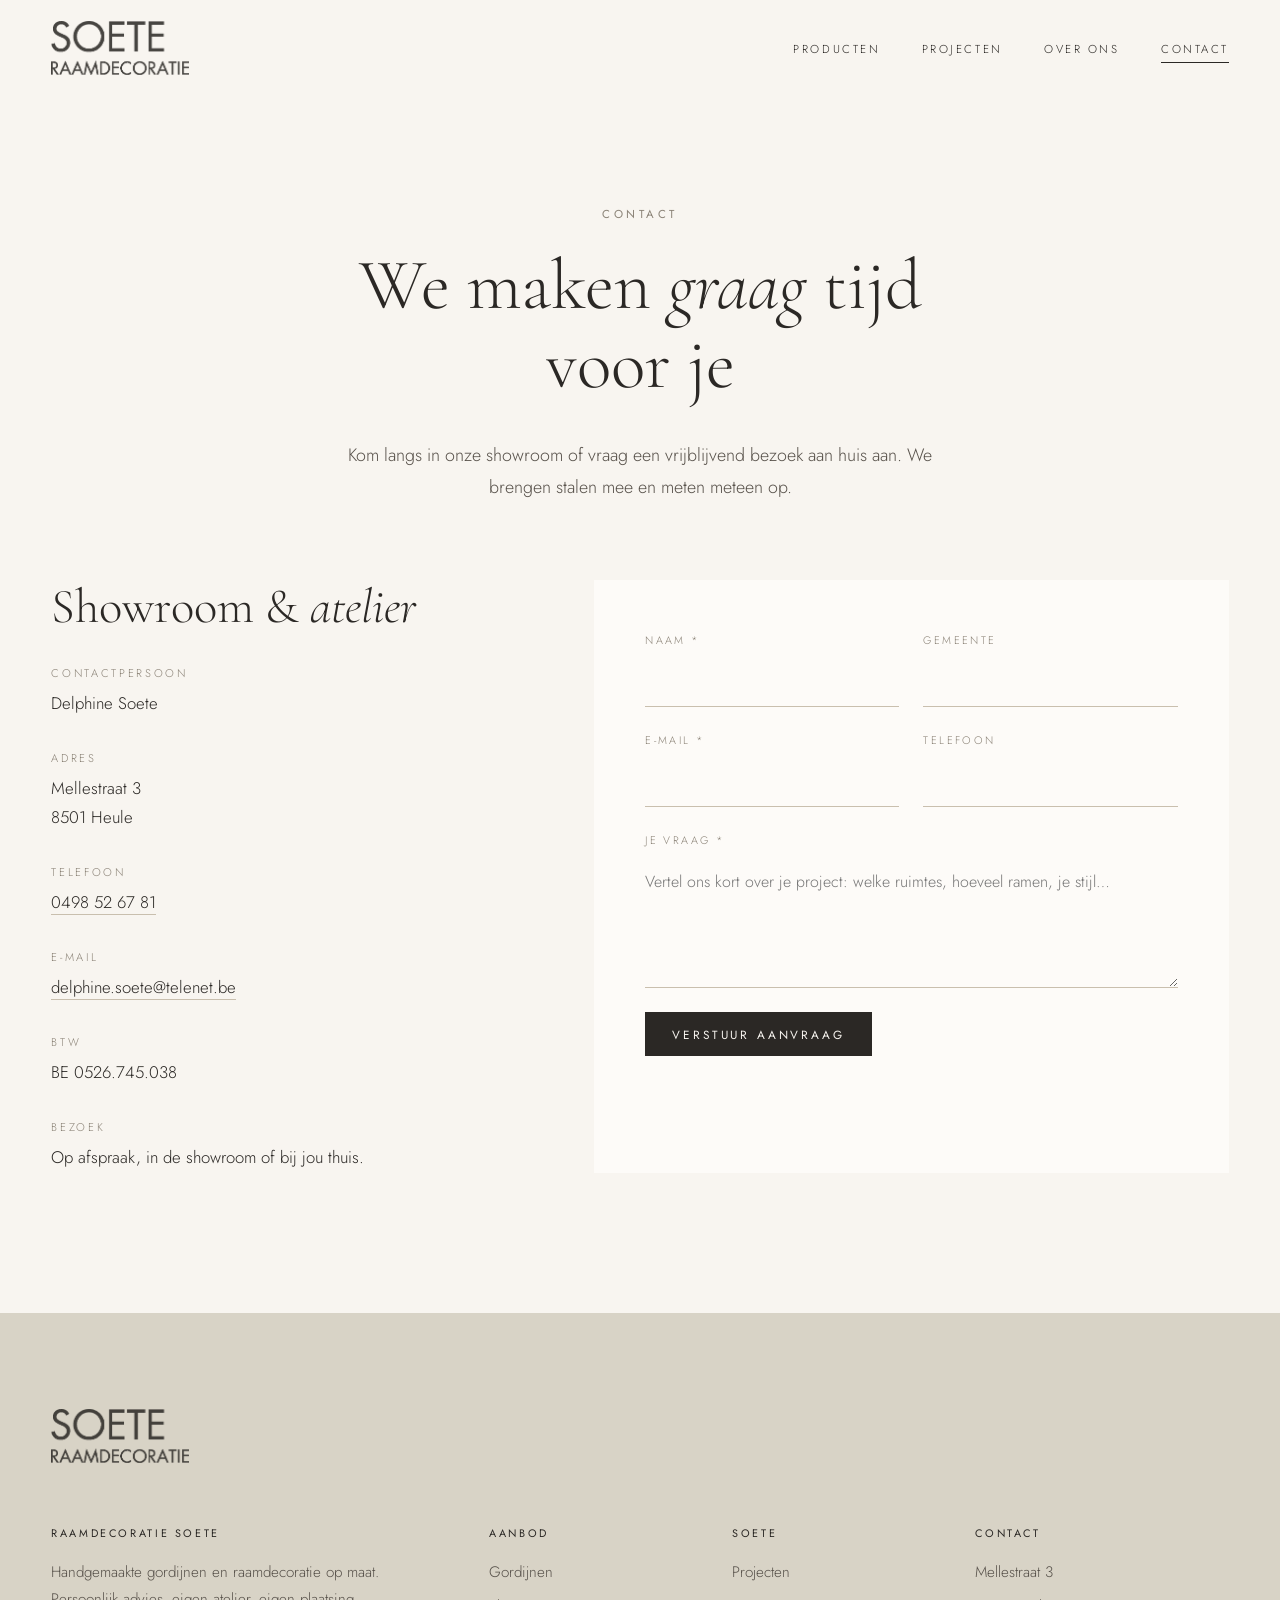
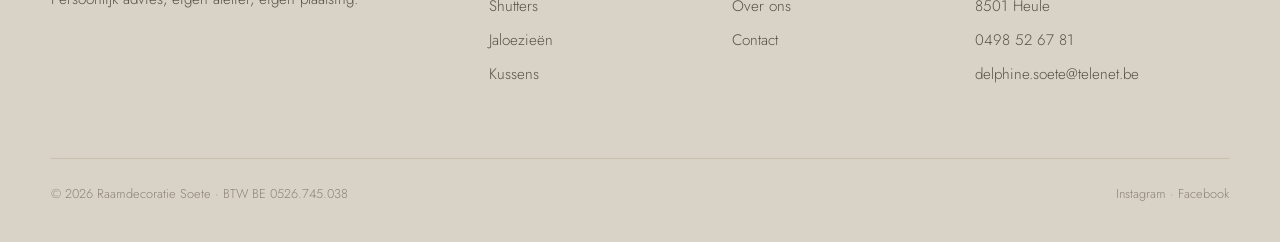
<file: contacteer-ons/index.html>
<!doctype html>
<html lang="nl-BE">
<head>
  <meta charset="utf-8">
  <title>Doorverwijzen… — Raamdecoratie Soete</title>
  <!-- Oud adres van de vorige website: stuurt door naar de nieuwe pagina -->
  <meta http-equiv="refresh" content="0; url=/contact.html">
  <link rel="canonical" href="https://www.soeteraamdecoratie.be/contact.html">
  <meta name="robots" content="noindex">
  <script>location.replace("/contact.html");</script>
</head>
<body>
  <p>Deze pagina is verhuisd. <a href="/contact.html">Klik hier als je niet automatisch doorgestuurd wordt.</a></p>
</body>
</html>
</file>
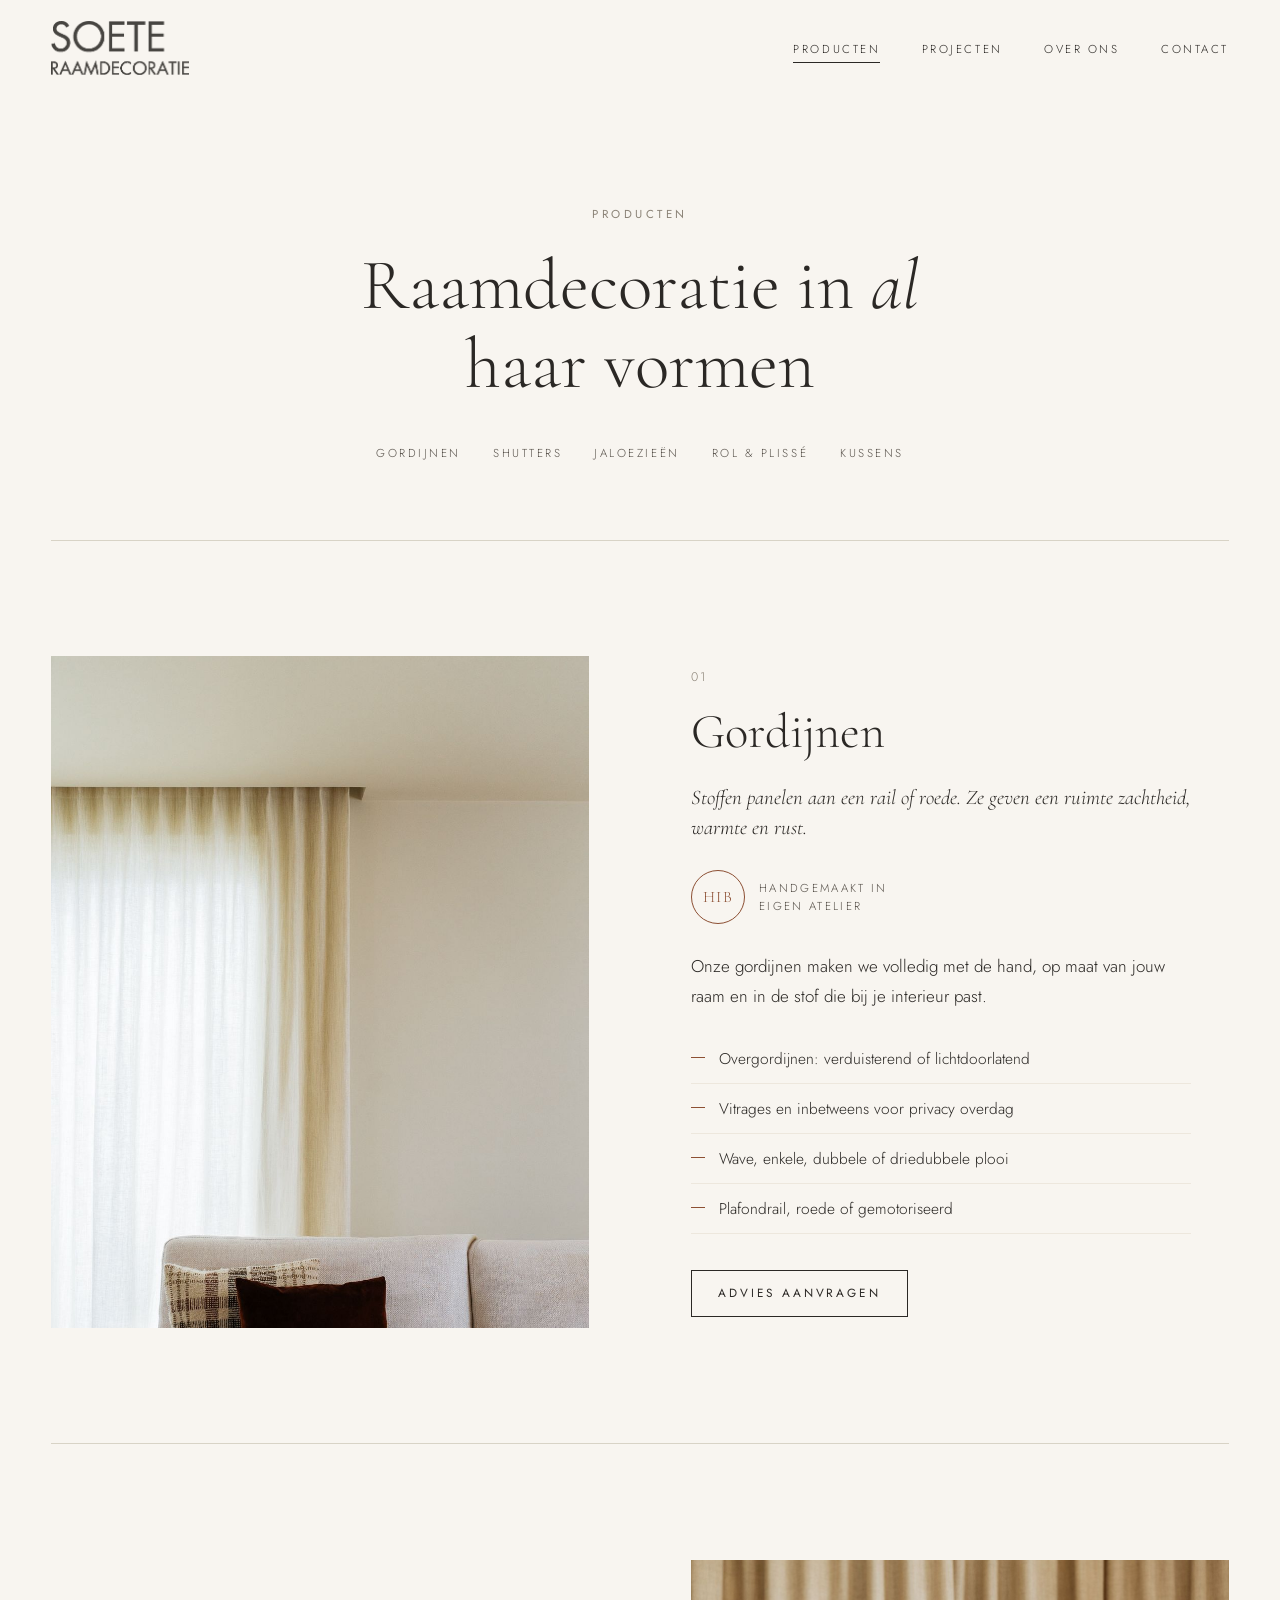
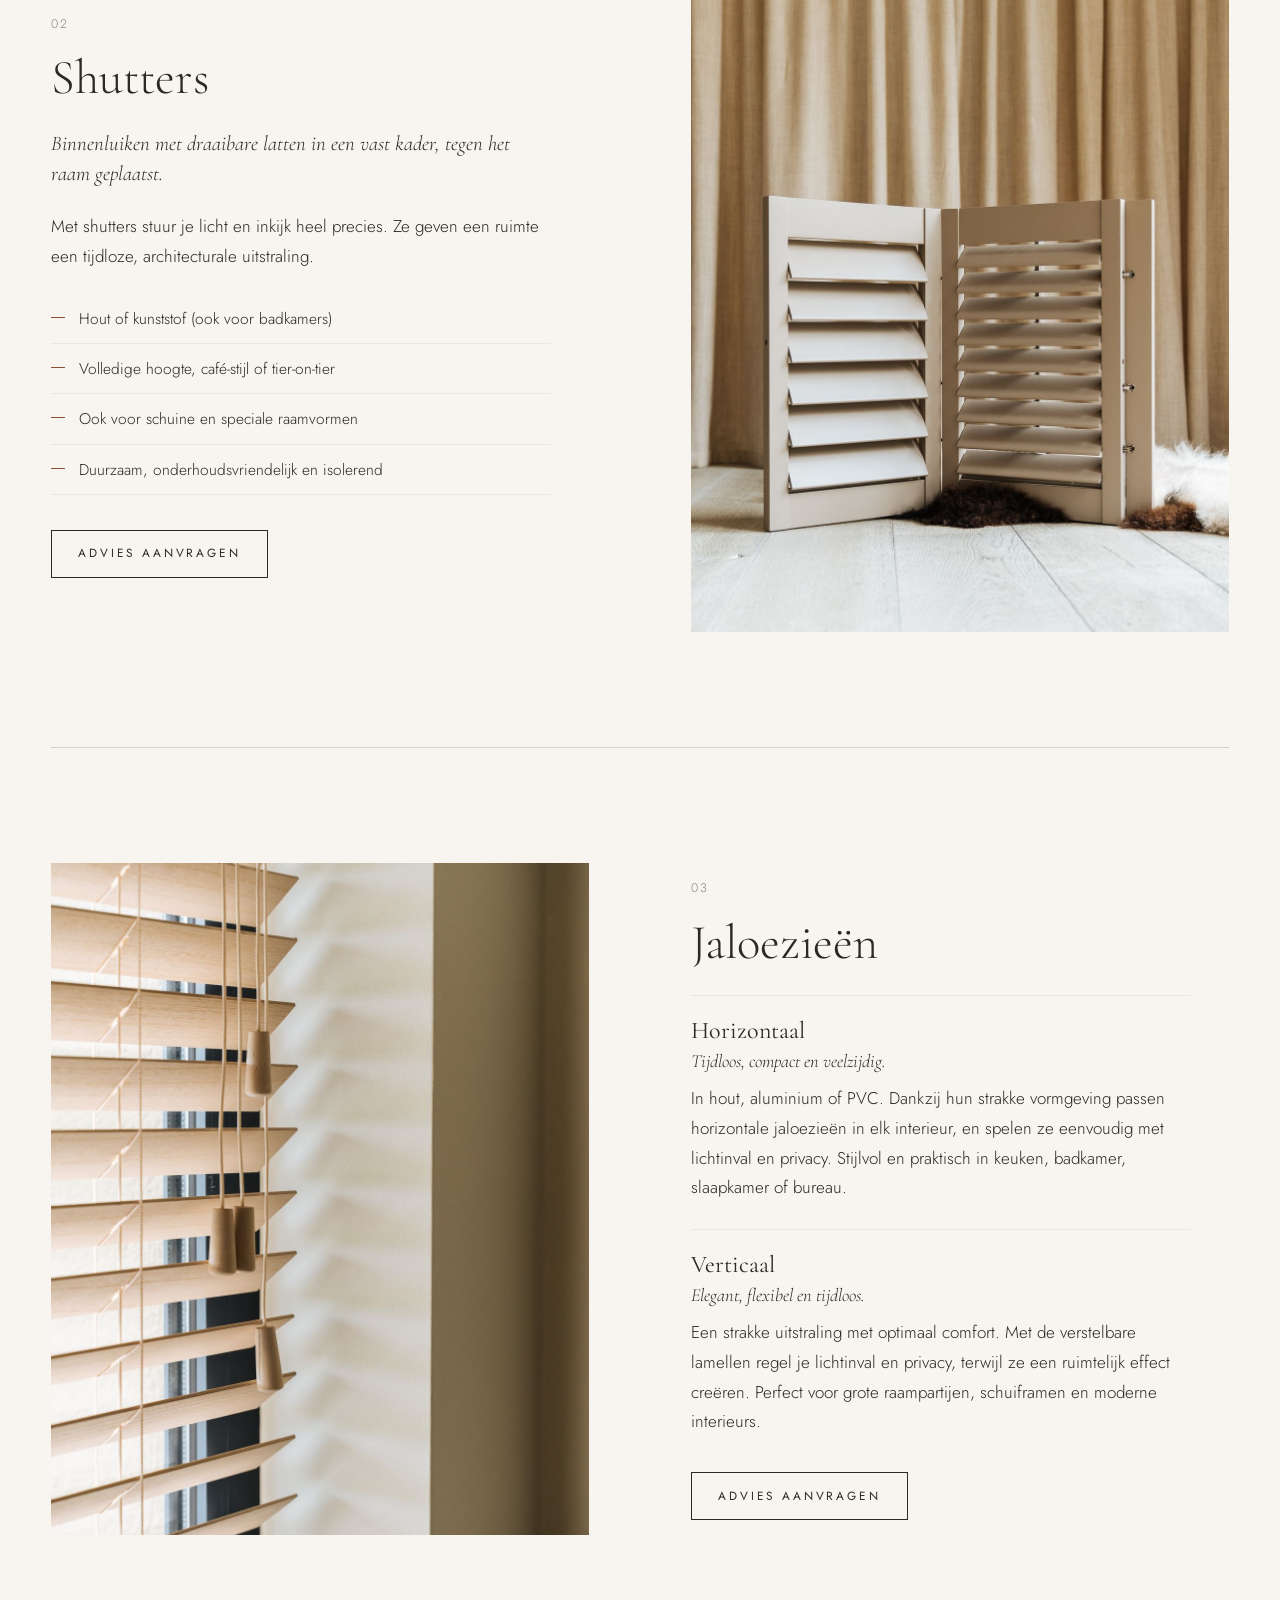
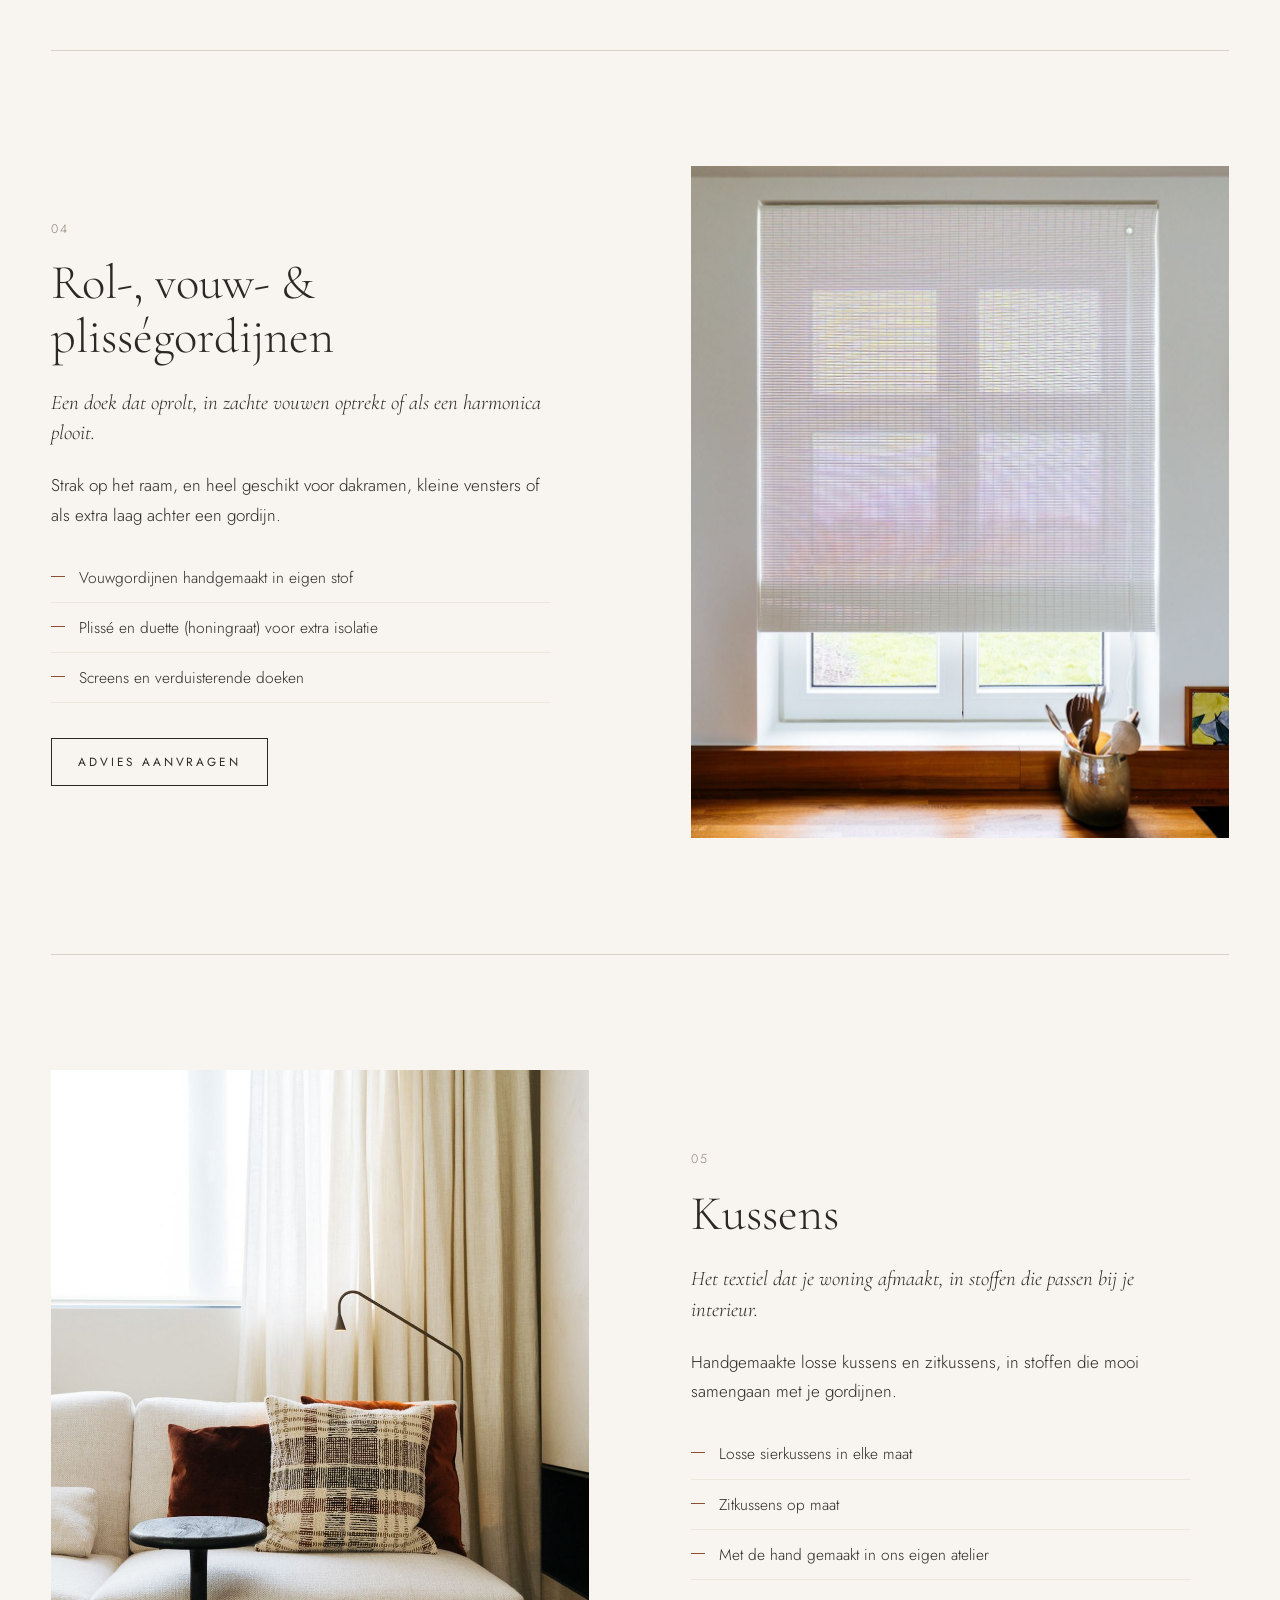
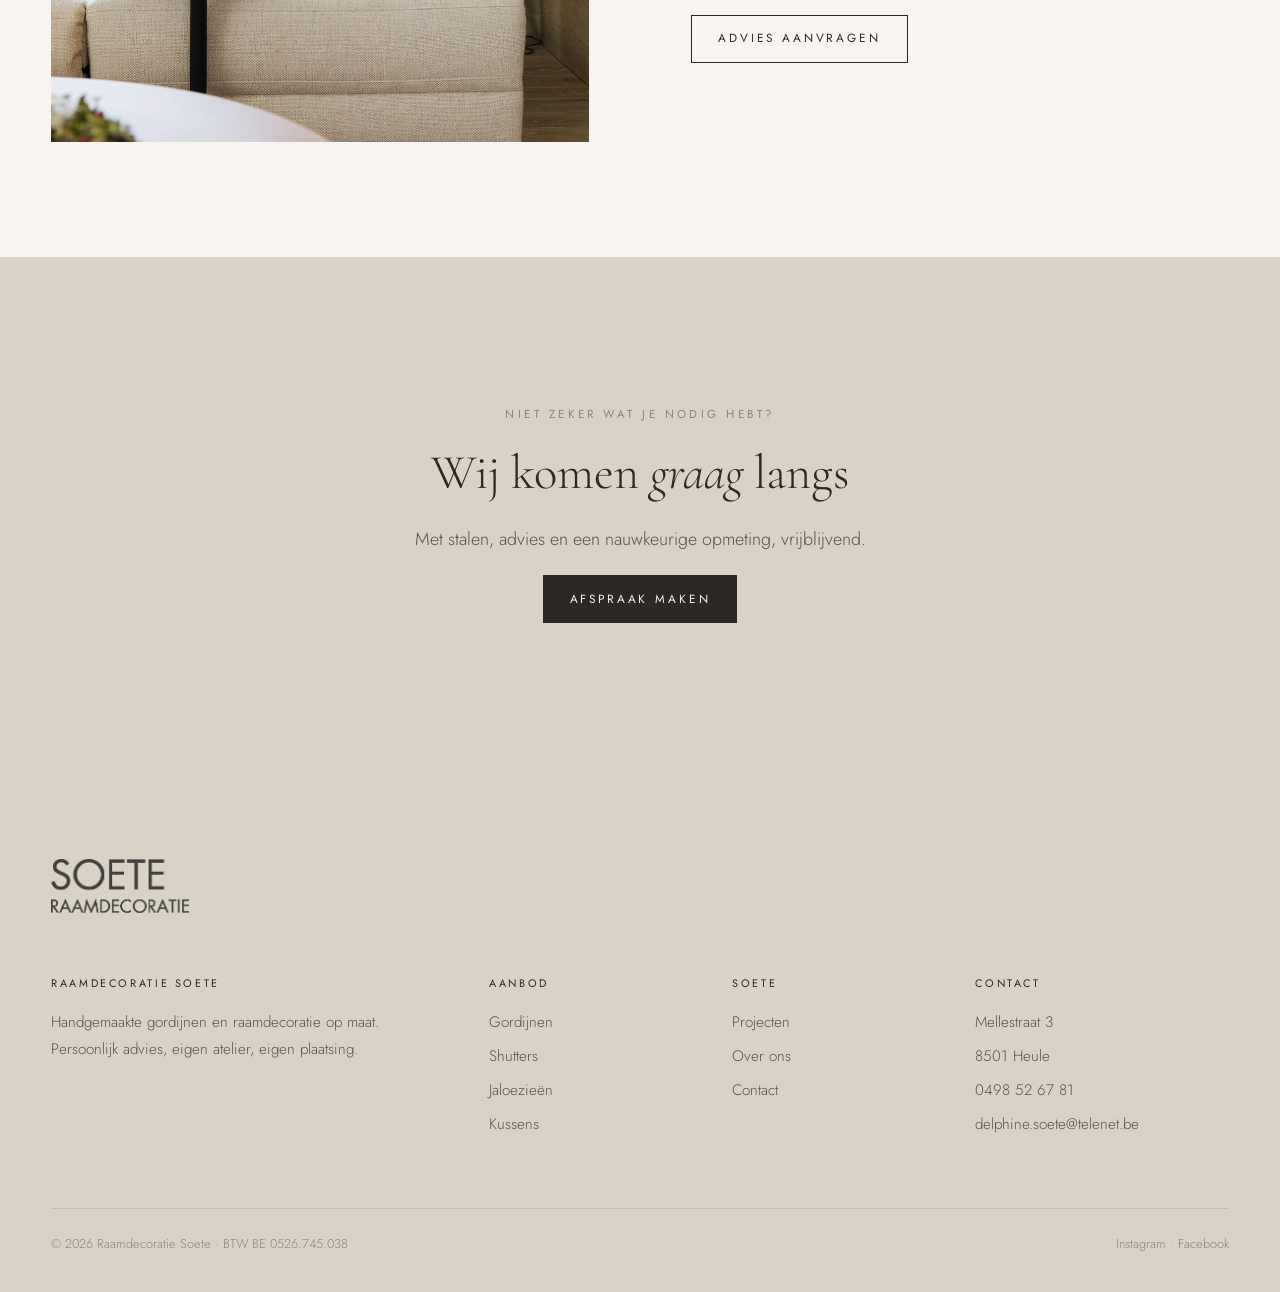
<file: gordijnen-overgordijnen/index.html>
<!doctype html>
<html lang="nl-BE">
<head>
  <meta charset="utf-8">
  <title>Doorverwijzen… — Raamdecoratie Soete</title>
  <!-- Oud adres van de vorige website: stuurt door naar de nieuwe pagina -->
  <meta http-equiv="refresh" content="0; url=/producten.html#gordijnen">
  <link rel="canonical" href="https://www.soeteraamdecoratie.be/producten.html#gordijnen">
  <meta name="robots" content="noindex">
  <script>location.replace("/producten.html#gordijnen");</script>
</head>
<body>
  <p>Deze pagina is verhuisd. <a href="/producten.html#gordijnen">Klik hier als je niet automatisch doorgestuurd wordt.</a></p>
</body>
</html>
</file>
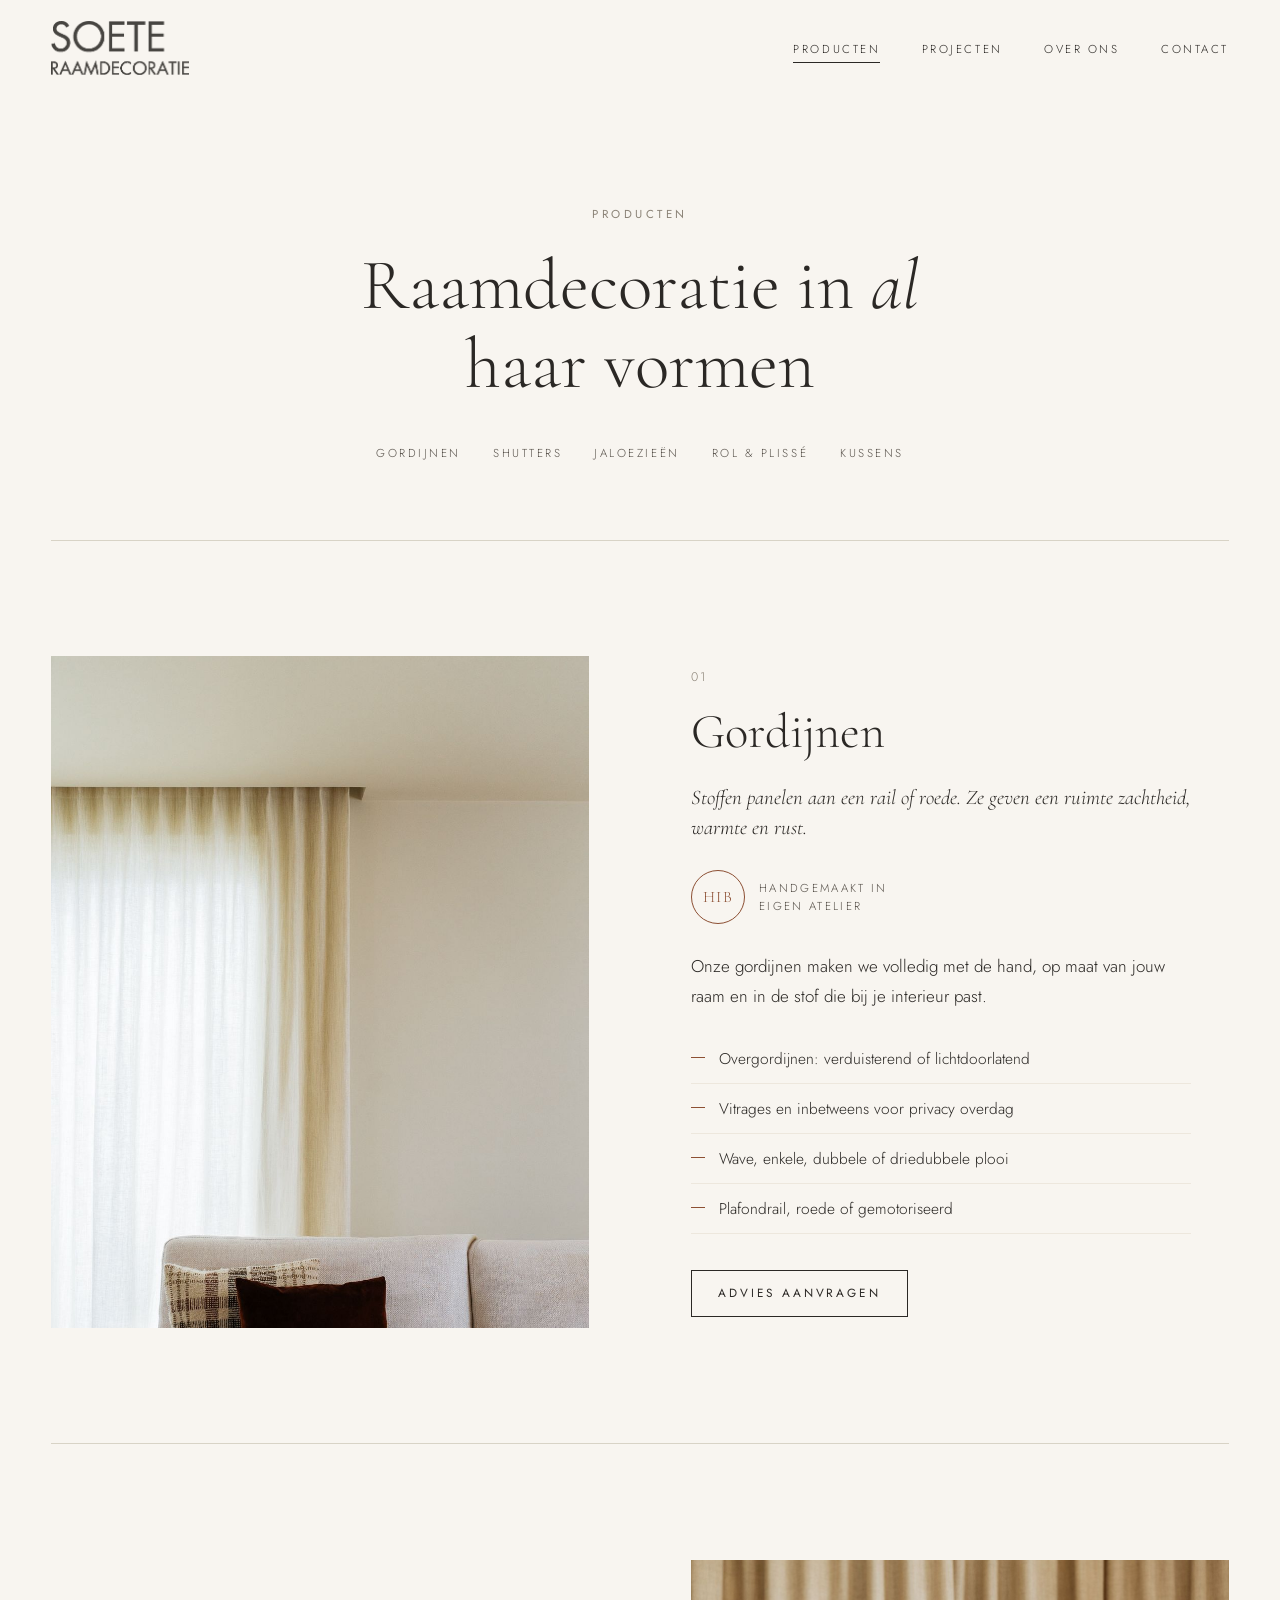
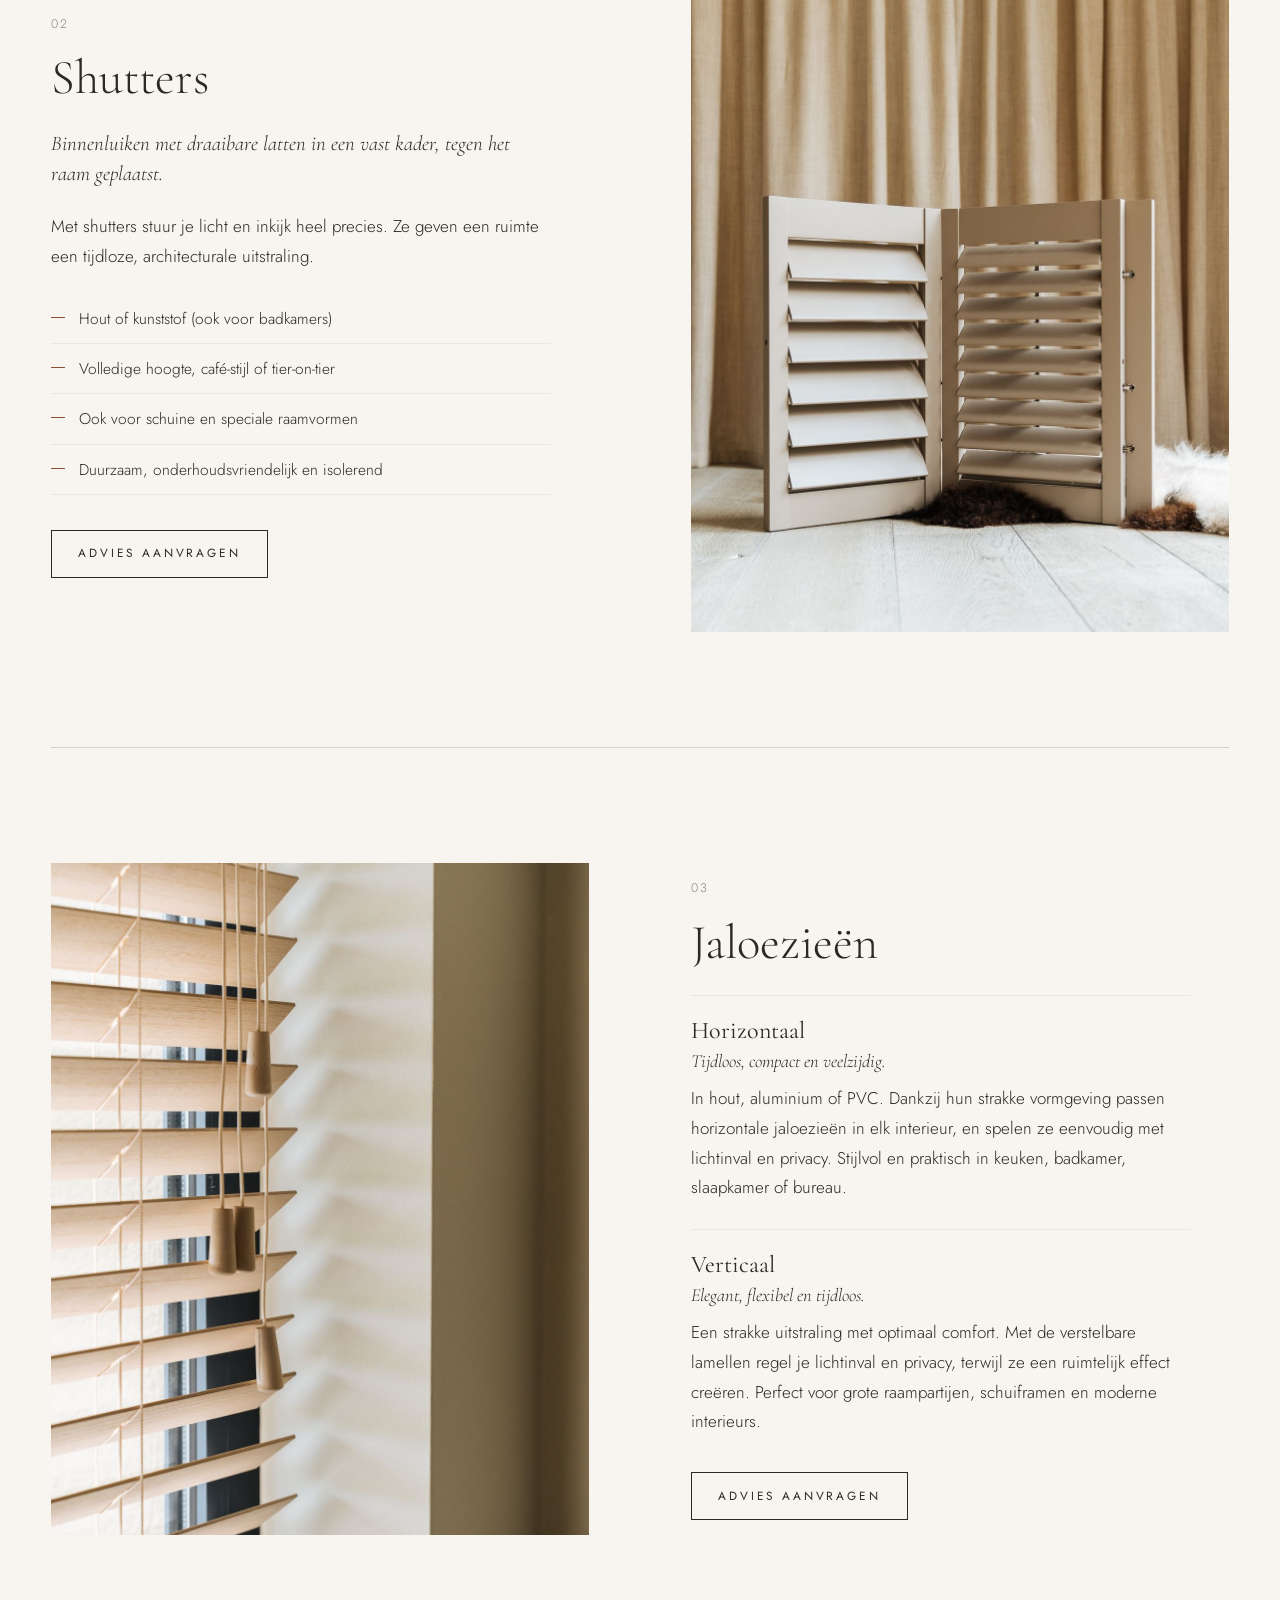
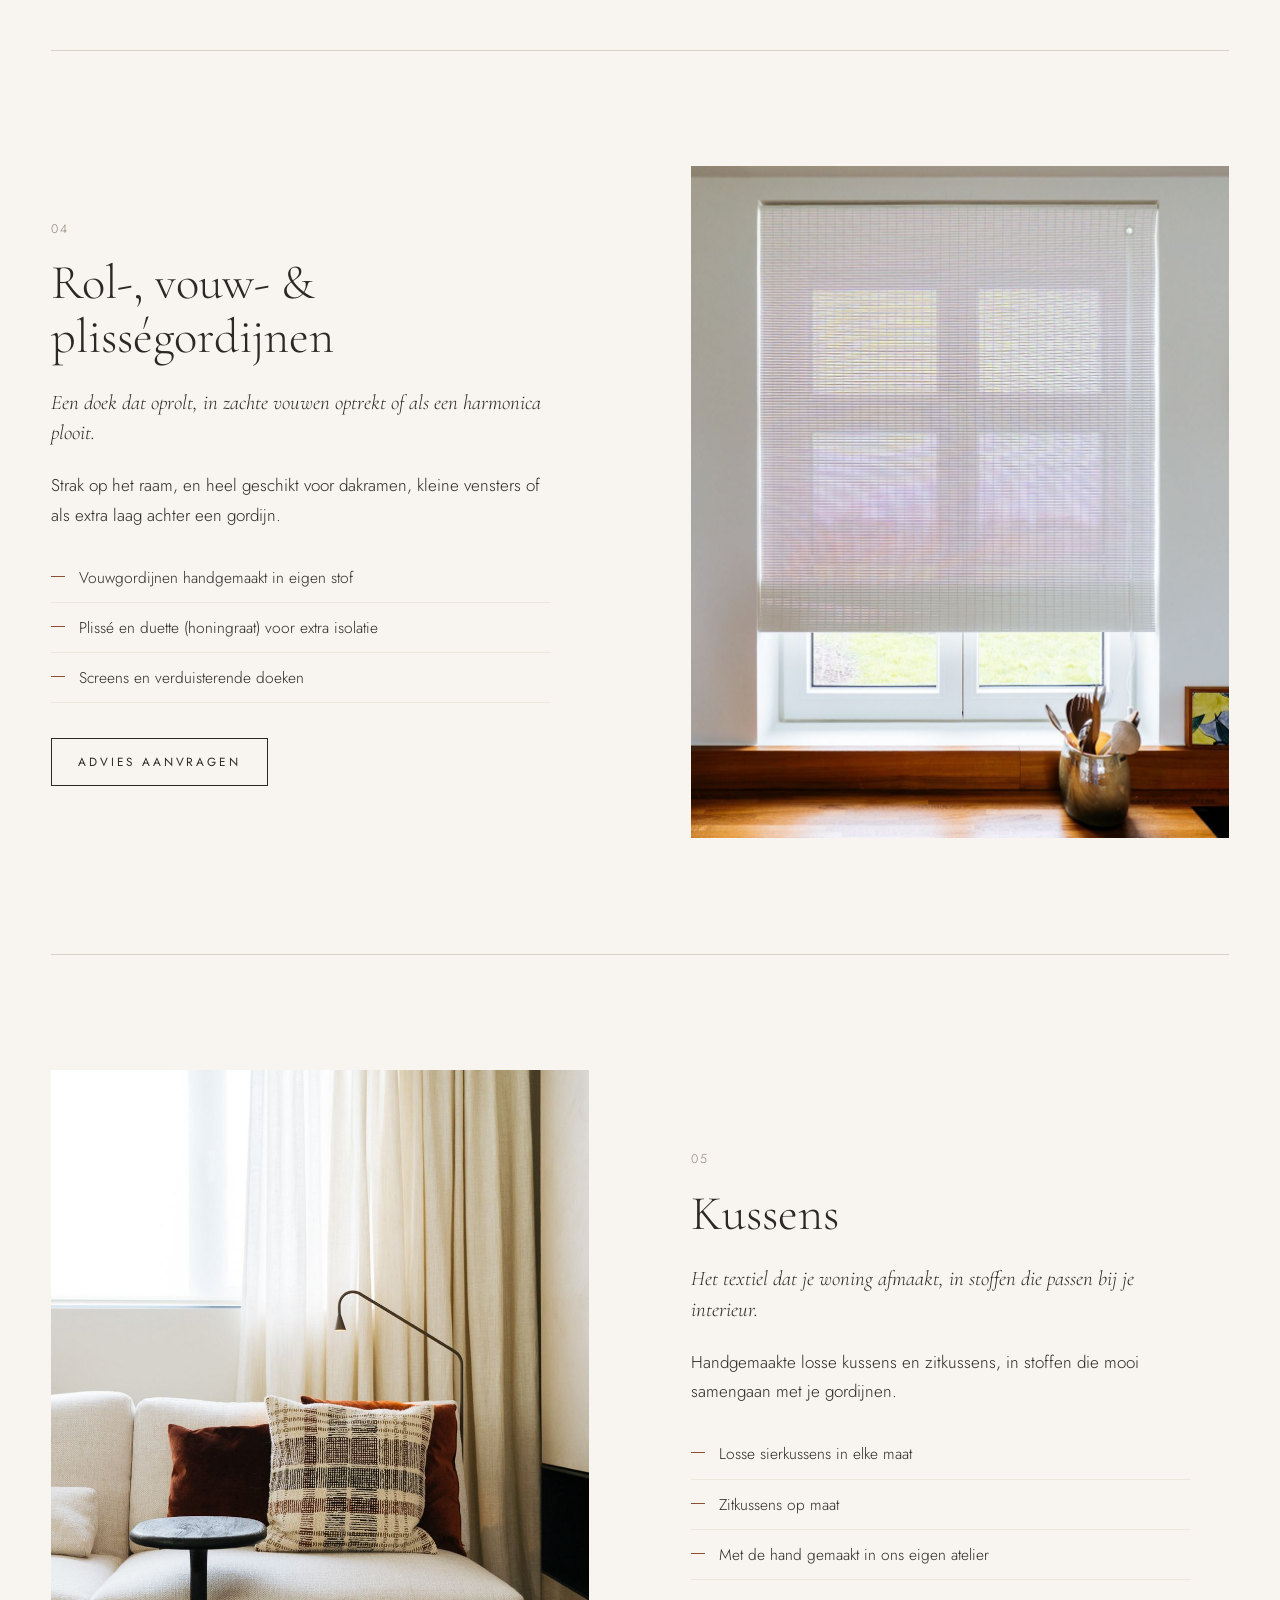
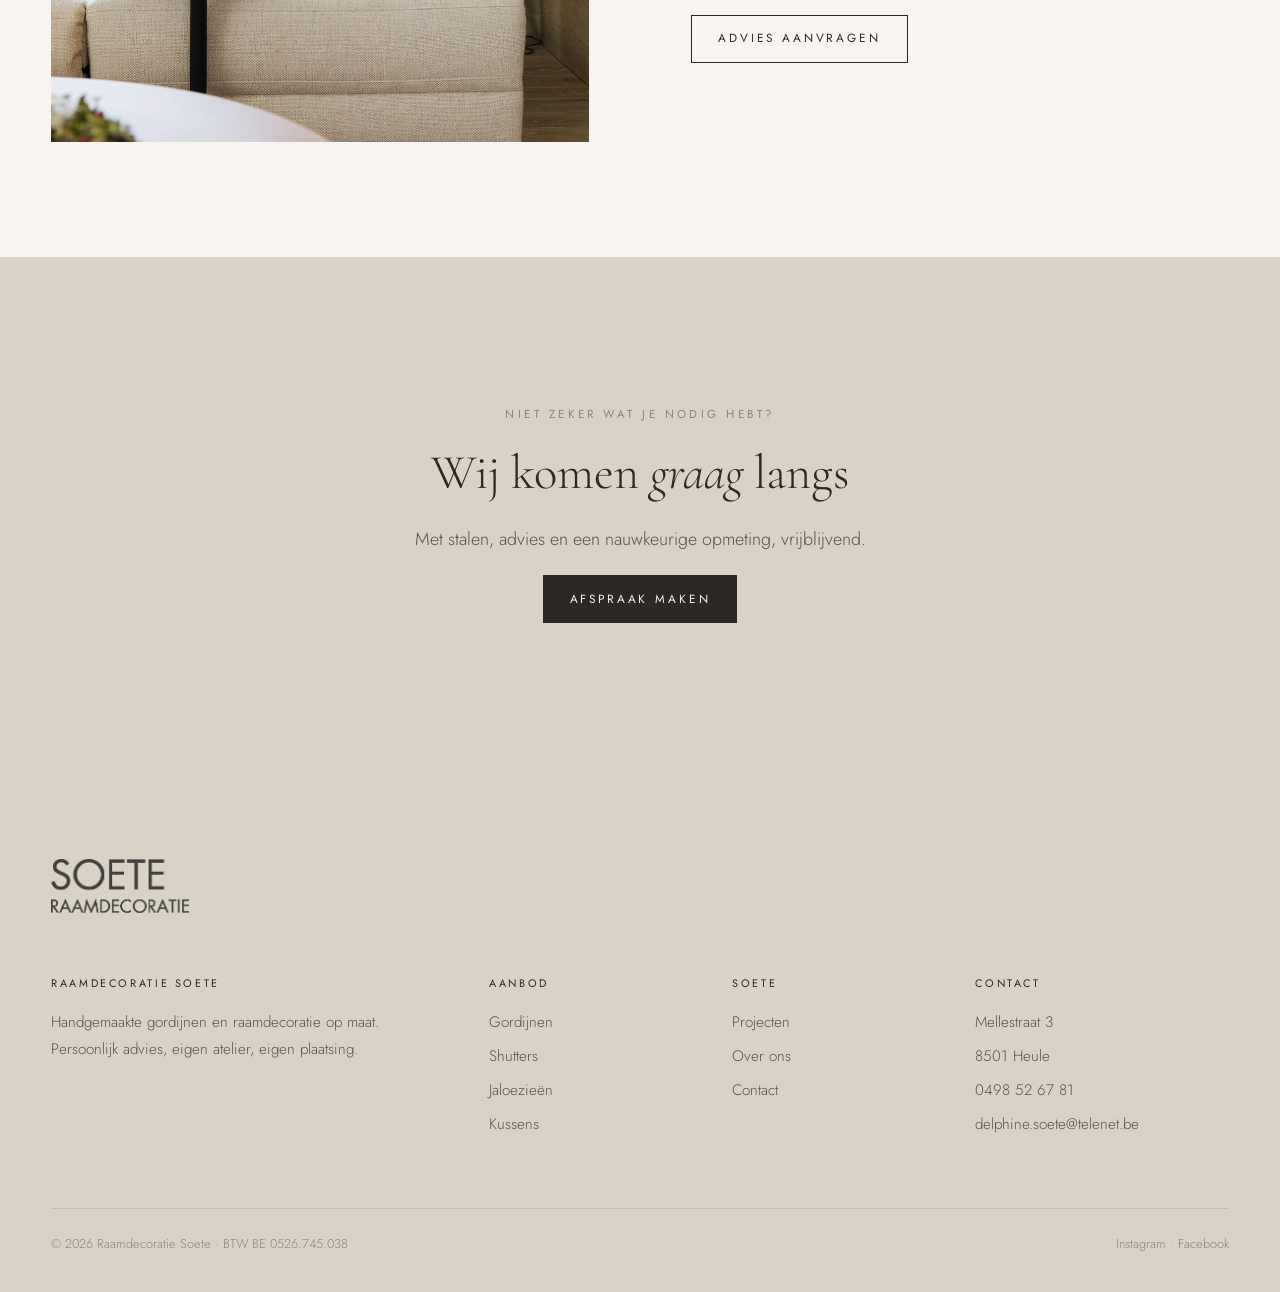
<file: lamellen-jaloezieen/index.html>
<!doctype html>
<html lang="nl-BE">
<head>
  <meta charset="utf-8">
  <title>Doorverwijzen… — Raamdecoratie Soete</title>
  <!-- Oud adres van de vorige website: stuurt door naar de nieuwe pagina -->
  <meta http-equiv="refresh" content="0; url=/producten.html#jaloezieen">
  <link rel="canonical" href="https://www.soeteraamdecoratie.be/producten.html#jaloezieen">
  <meta name="robots" content="noindex">
  <script>location.replace("/producten.html#jaloezieen");</script>
</head>
<body>
  <p>Deze pagina is verhuisd. <a href="/producten.html#jaloezieen">Klik hier als je niet automatisch doorgestuurd wordt.</a></p>
</body>
</html>
</file>
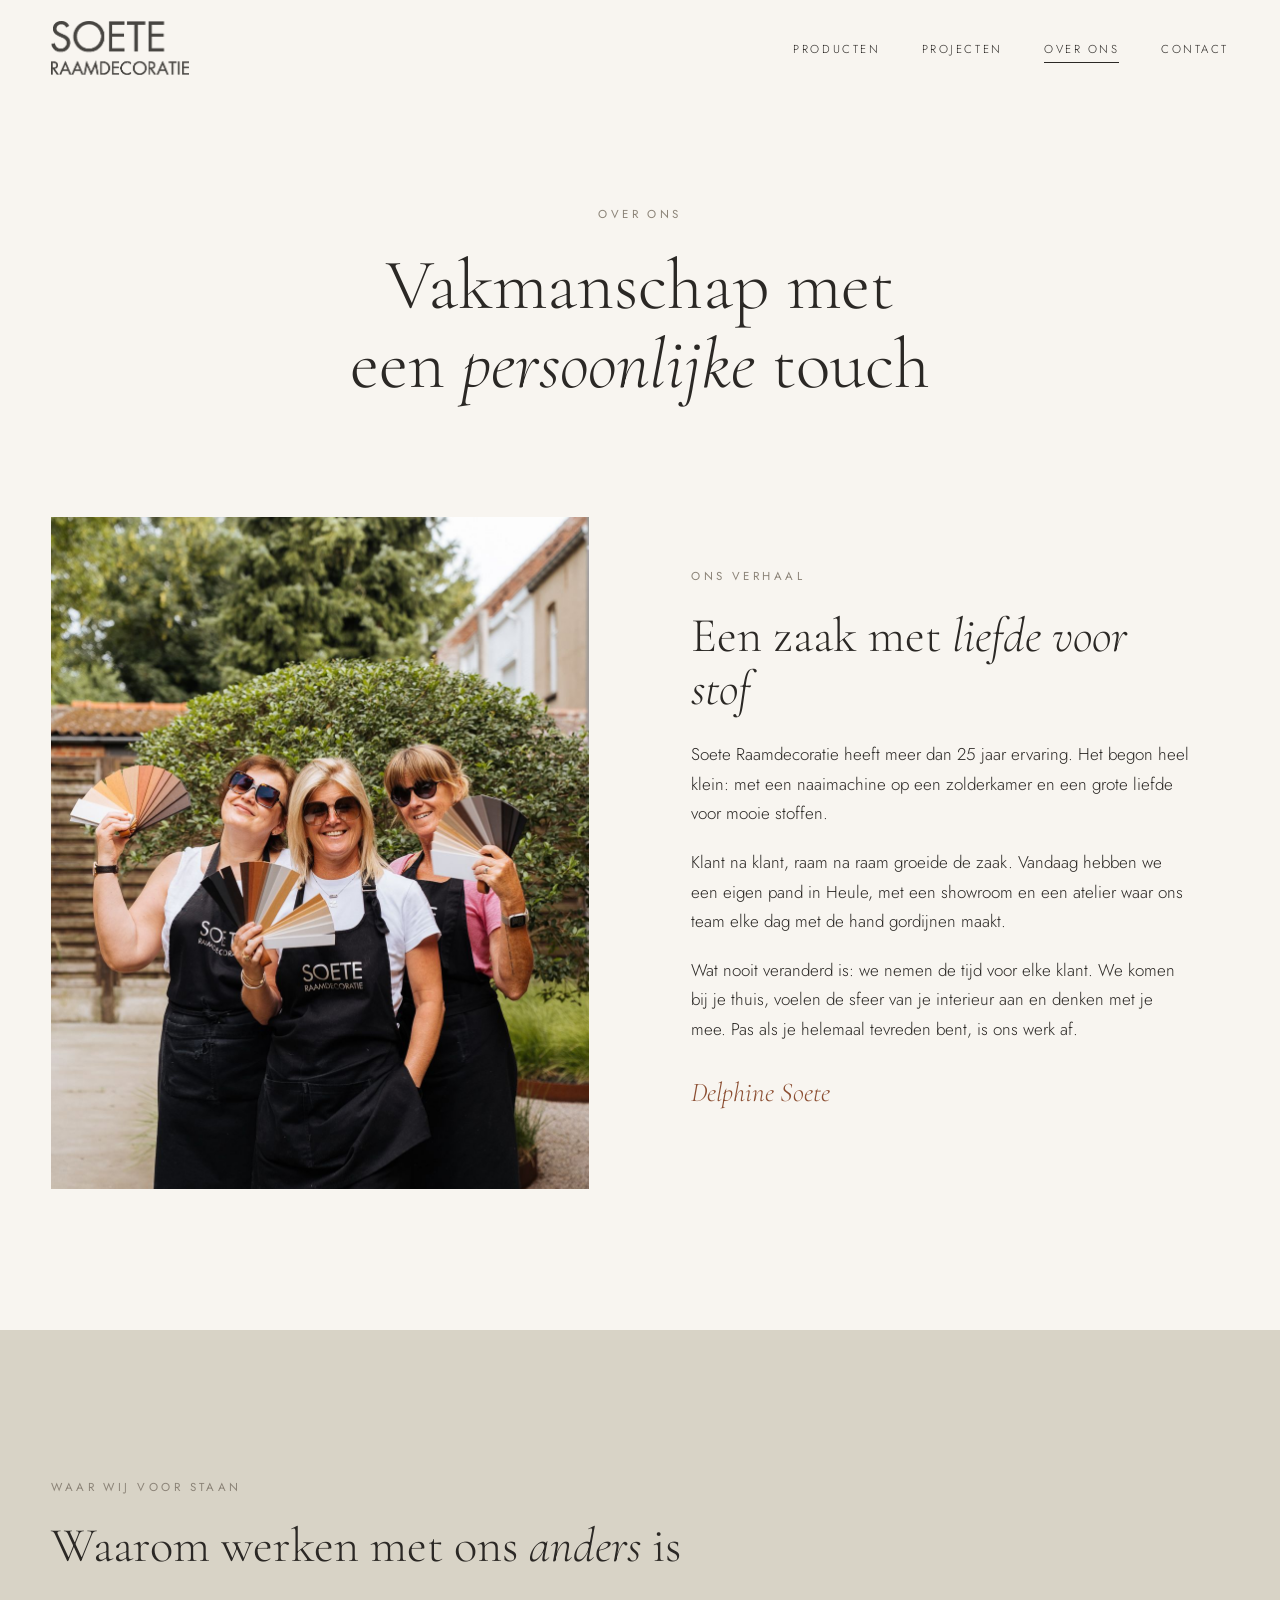
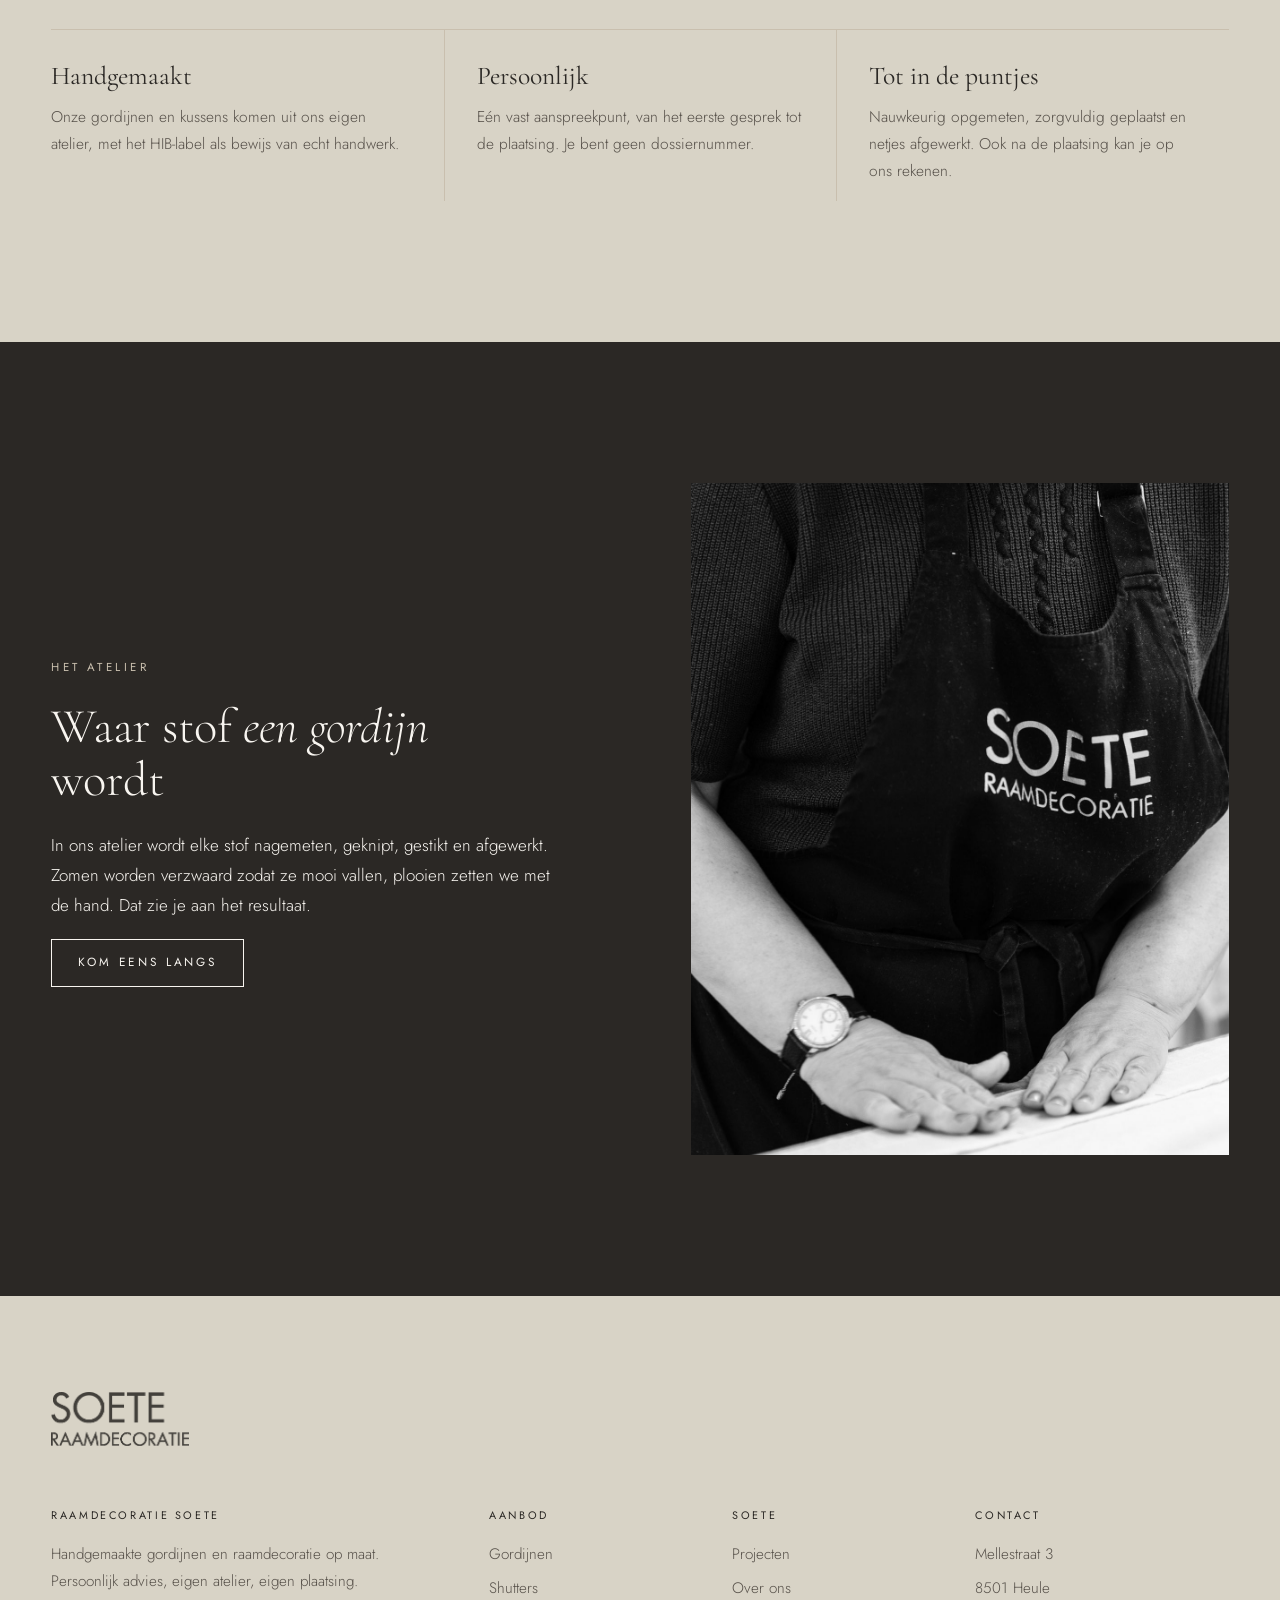
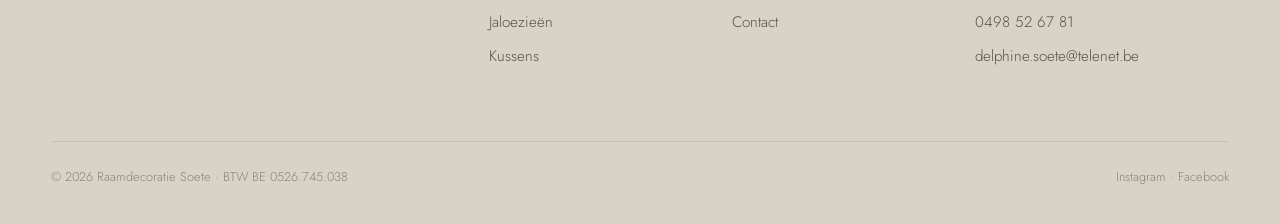
<file: overons/index.html>
<!doctype html>
<html lang="nl-BE">
<head>
  <meta charset="utf-8">
  <title>Doorverwijzen… — Raamdecoratie Soete</title>
  <!-- Oud adres van de vorige website: stuurt door naar de nieuwe pagina -->
  <meta http-equiv="refresh" content="0; url=/over-ons.html">
  <link rel="canonical" href="https://www.soeteraamdecoratie.be/over-ons.html">
  <meta name="robots" content="noindex">
  <script>location.replace("/over-ons.html");</script>
</head>
<body>
  <p>Deze pagina is verhuisd. <a href="/over-ons.html">Klik hier als je niet automatisch doorgestuurd wordt.</a></p>
</body>
</html>
</file>
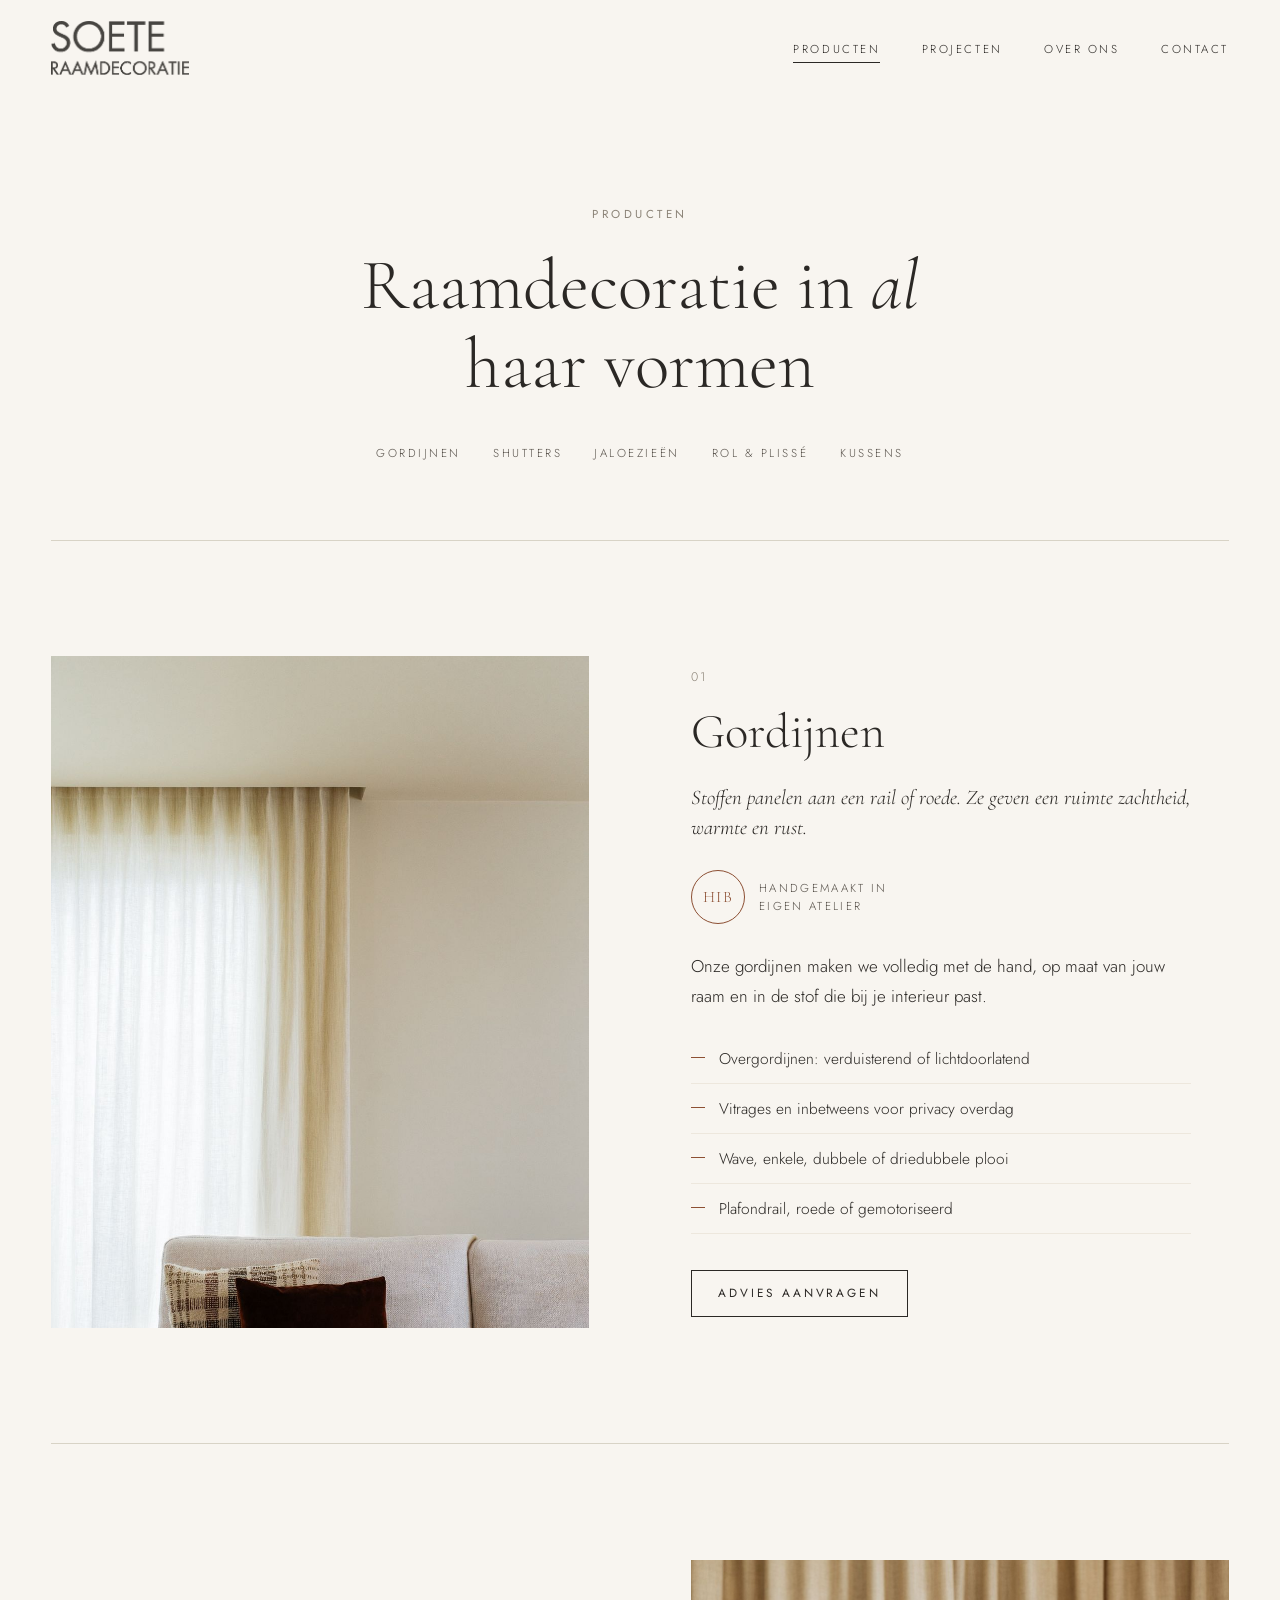
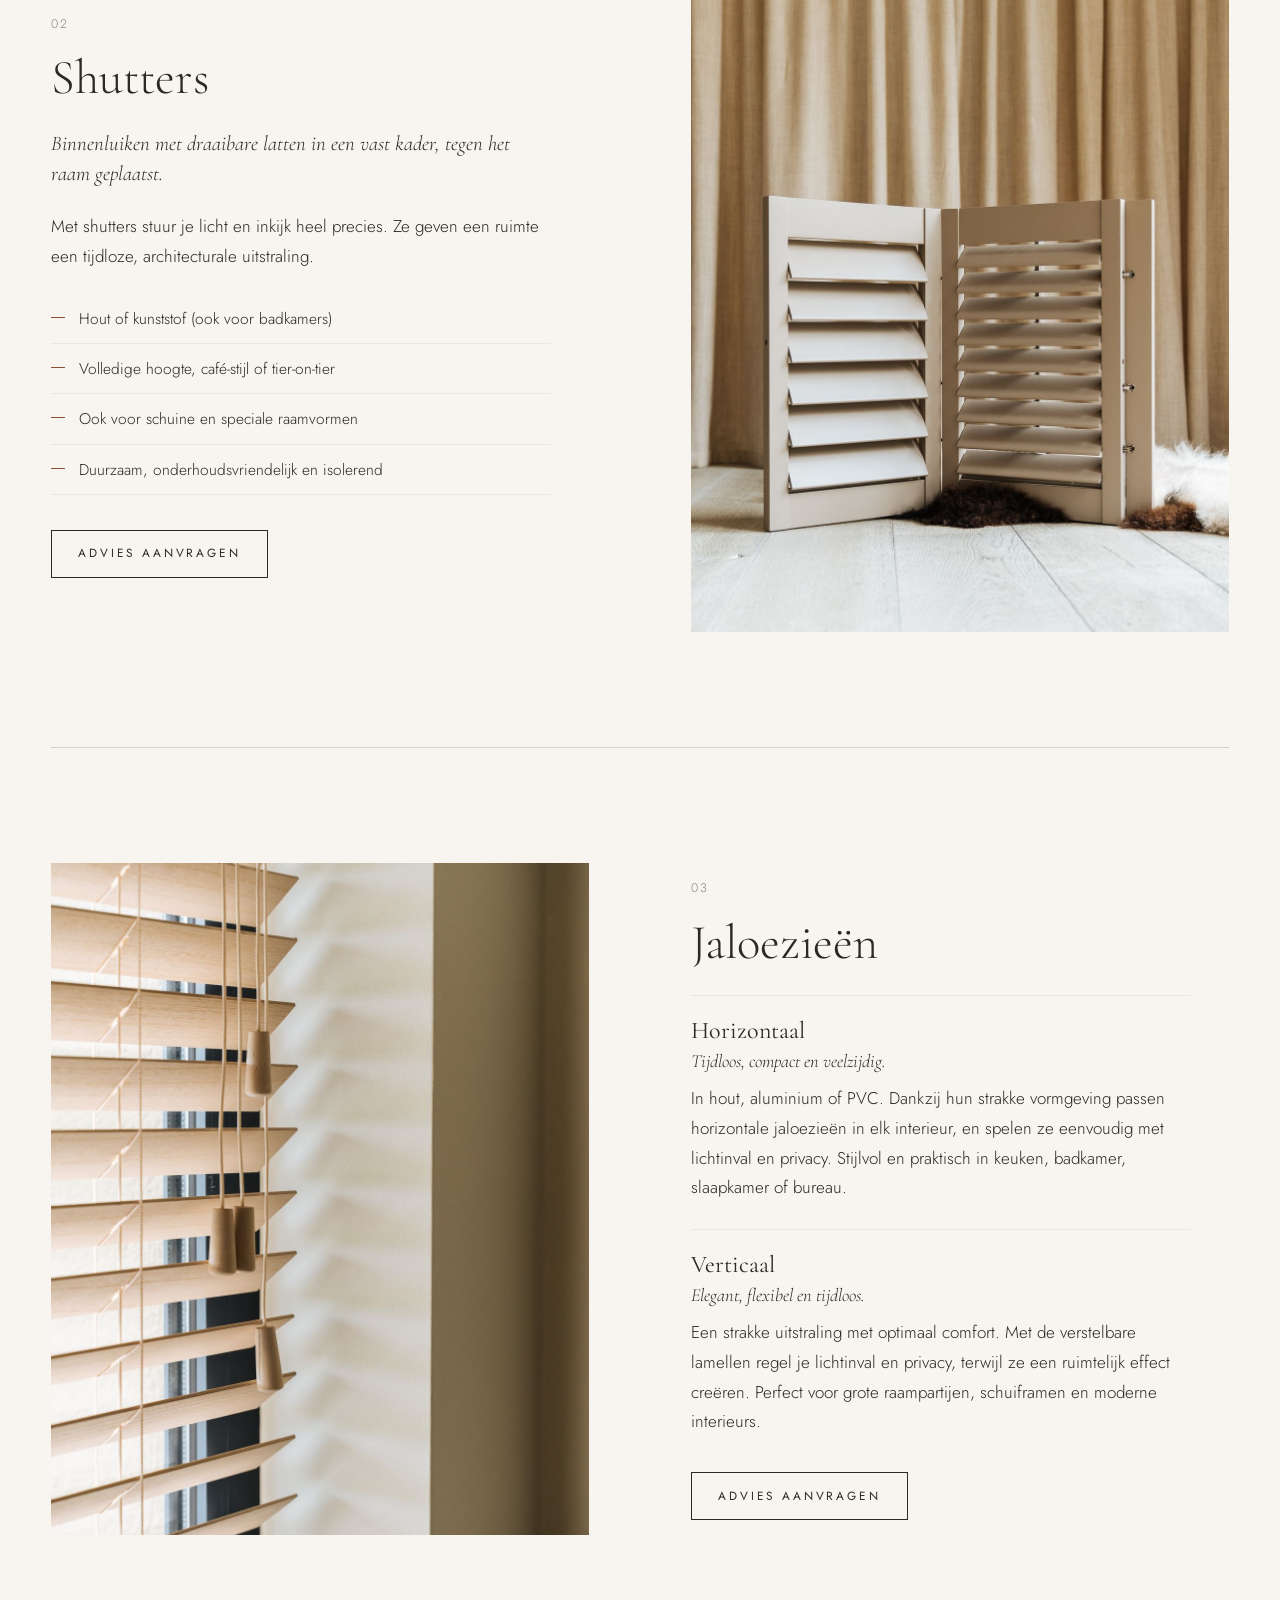
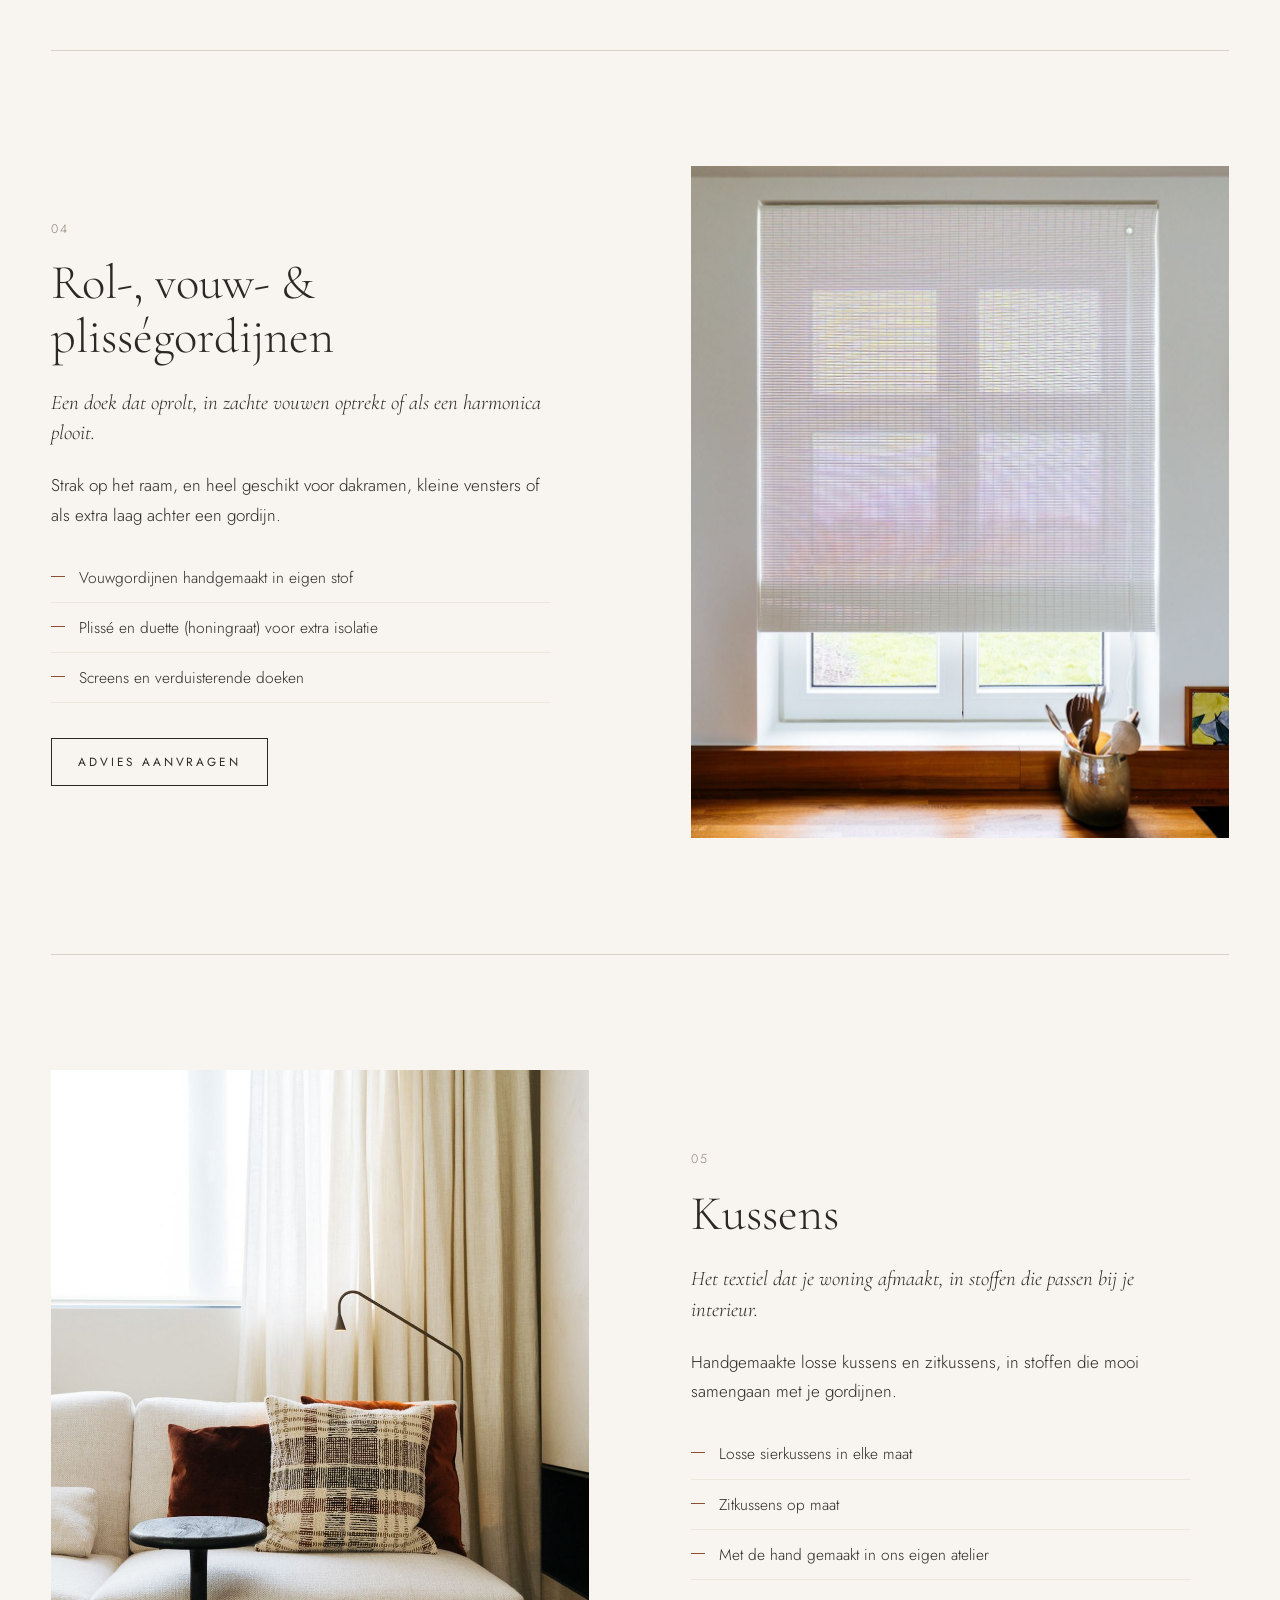
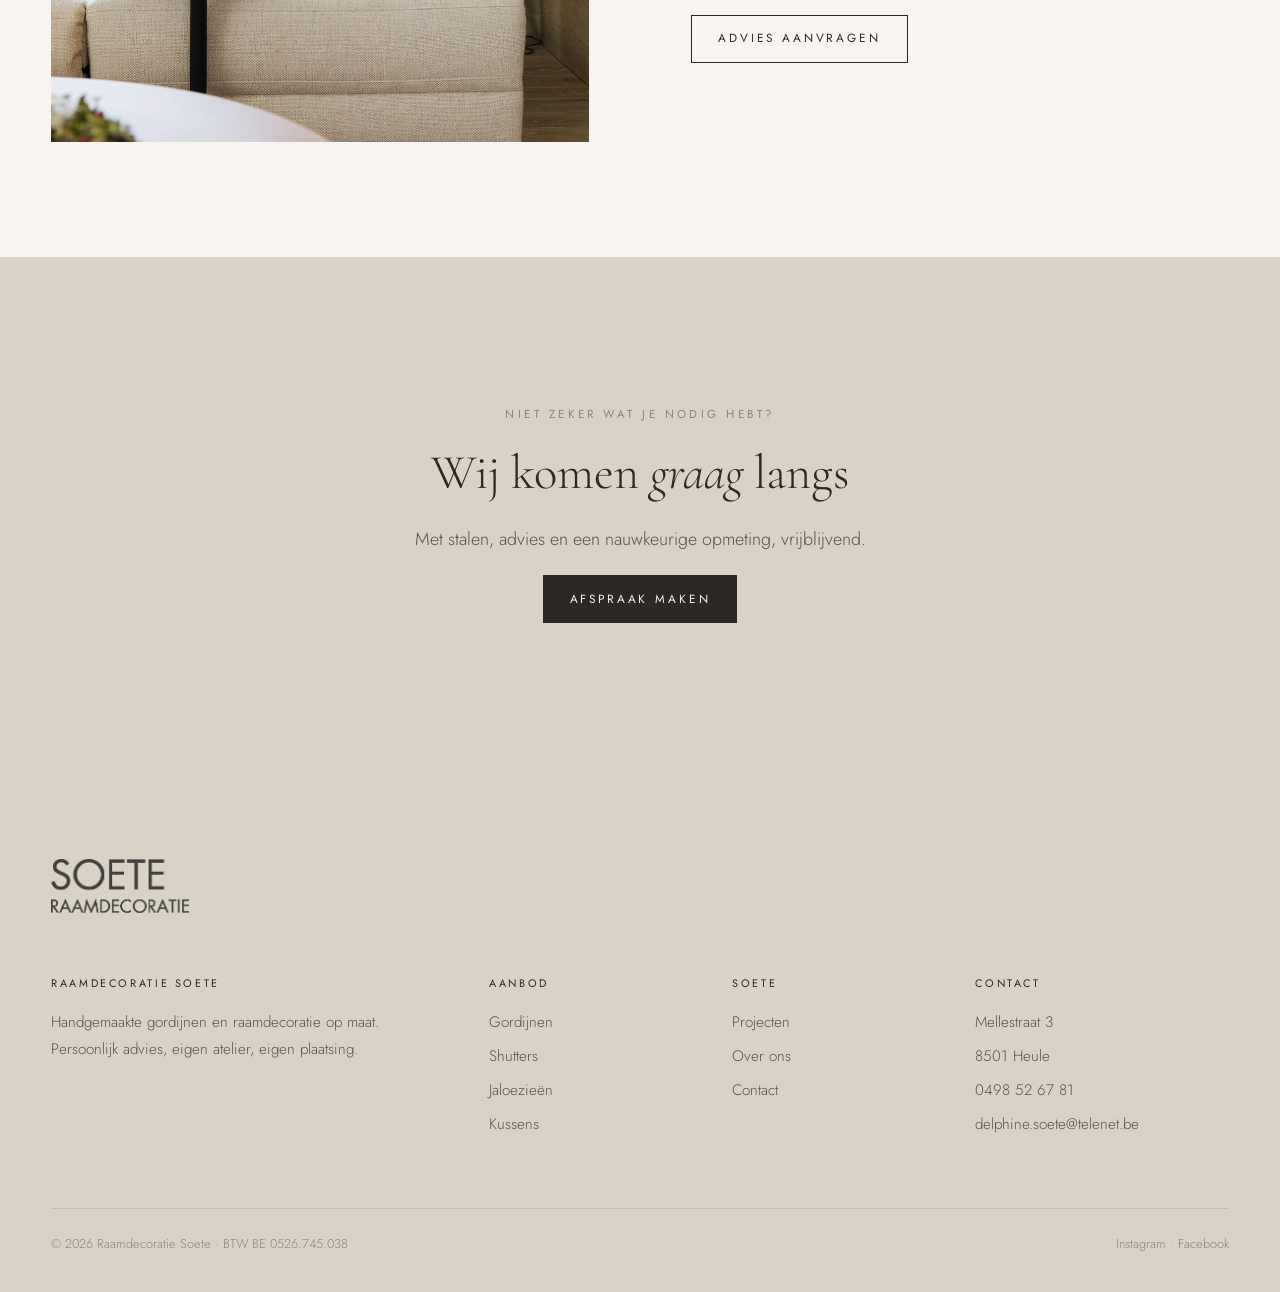
<file: shutters/index.html>
<!doctype html>
<html lang="nl-BE">
<head>
  <meta charset="utf-8">
  <title>Doorverwijzen… — Raamdecoratie Soete</title>
  <!-- Oud adres van de vorige website: stuurt door naar de nieuwe pagina -->
  <meta http-equiv="refresh" content="0; url=/producten.html#shutters">
  <link rel="canonical" href="https://www.soeteraamdecoratie.be/producten.html#shutters">
  <meta name="robots" content="noindex">
  <script>location.replace("/producten.html#shutters");</script>
</head>
<body>
  <p>Deze pagina is verhuisd. <a href="/producten.html#shutters">Klik hier als je niet automatisch doorgestuurd wordt.</a></p>
</body>
</html>
</file>
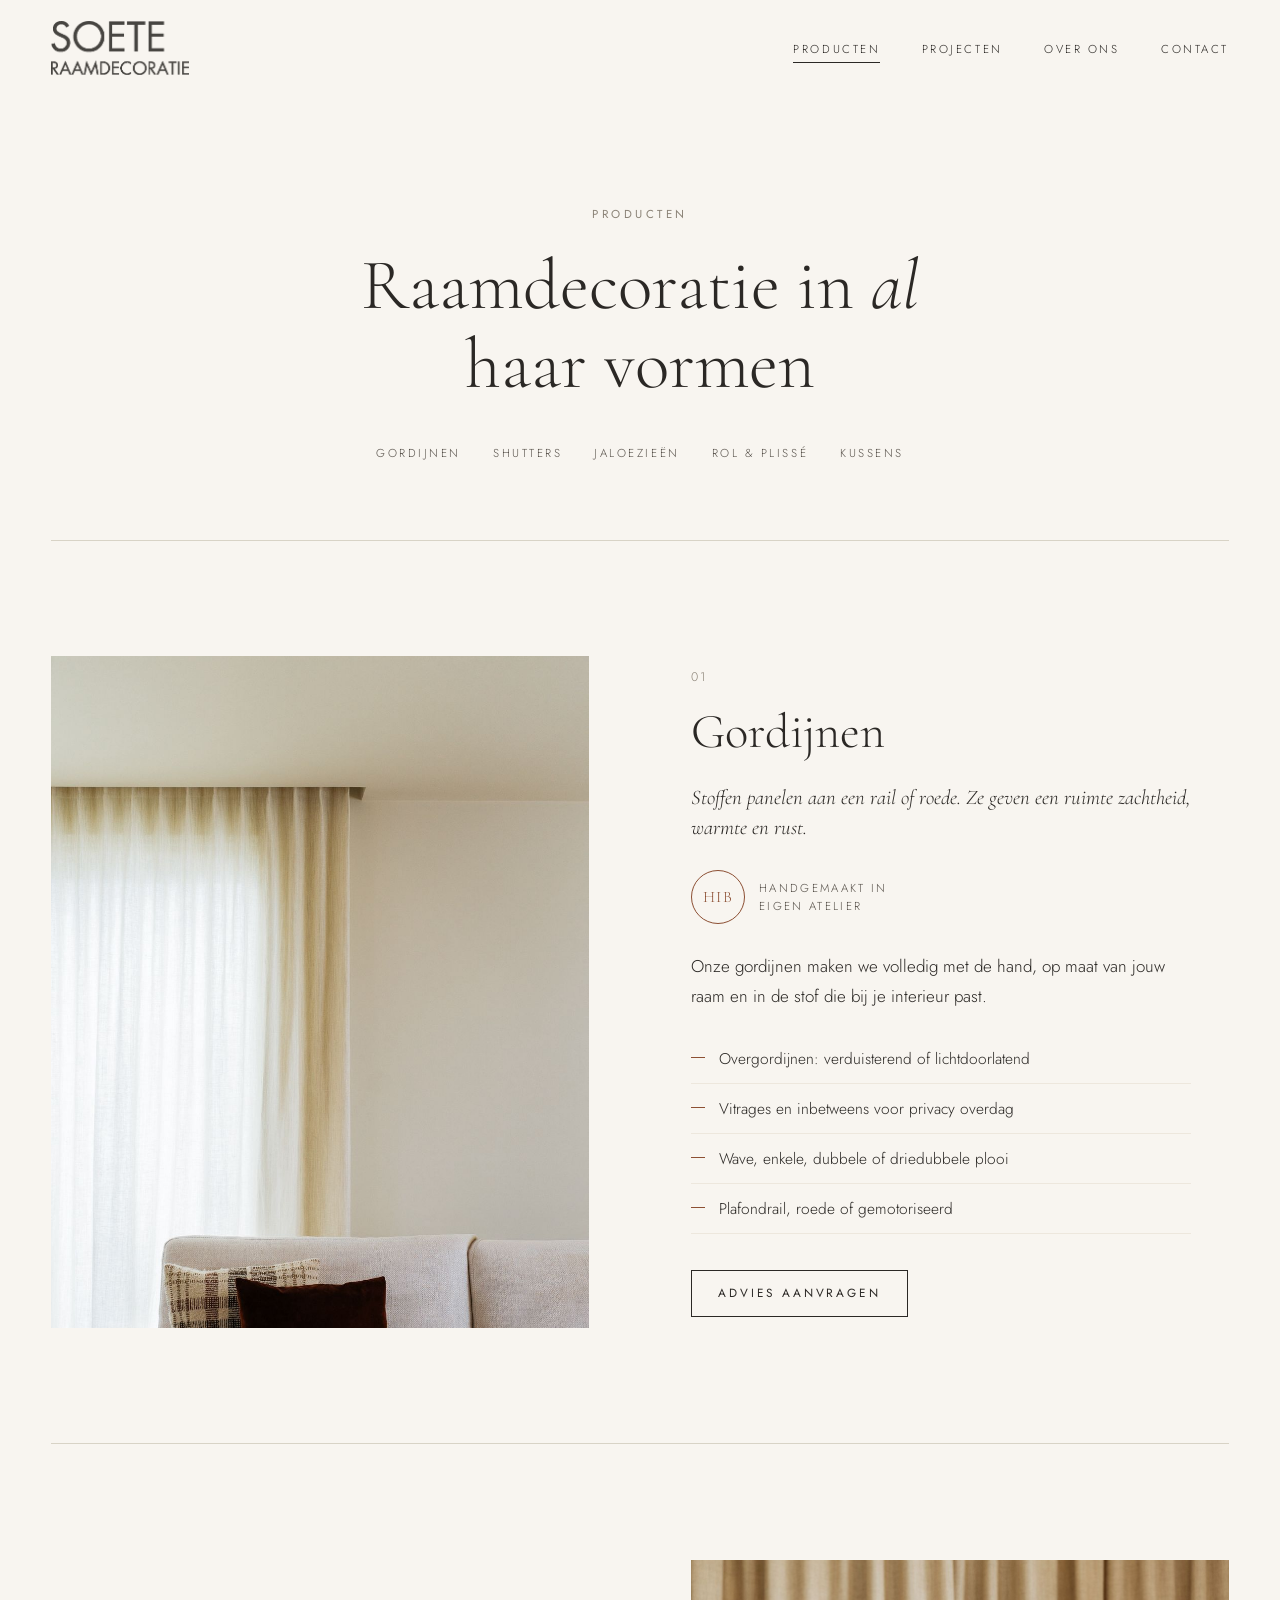
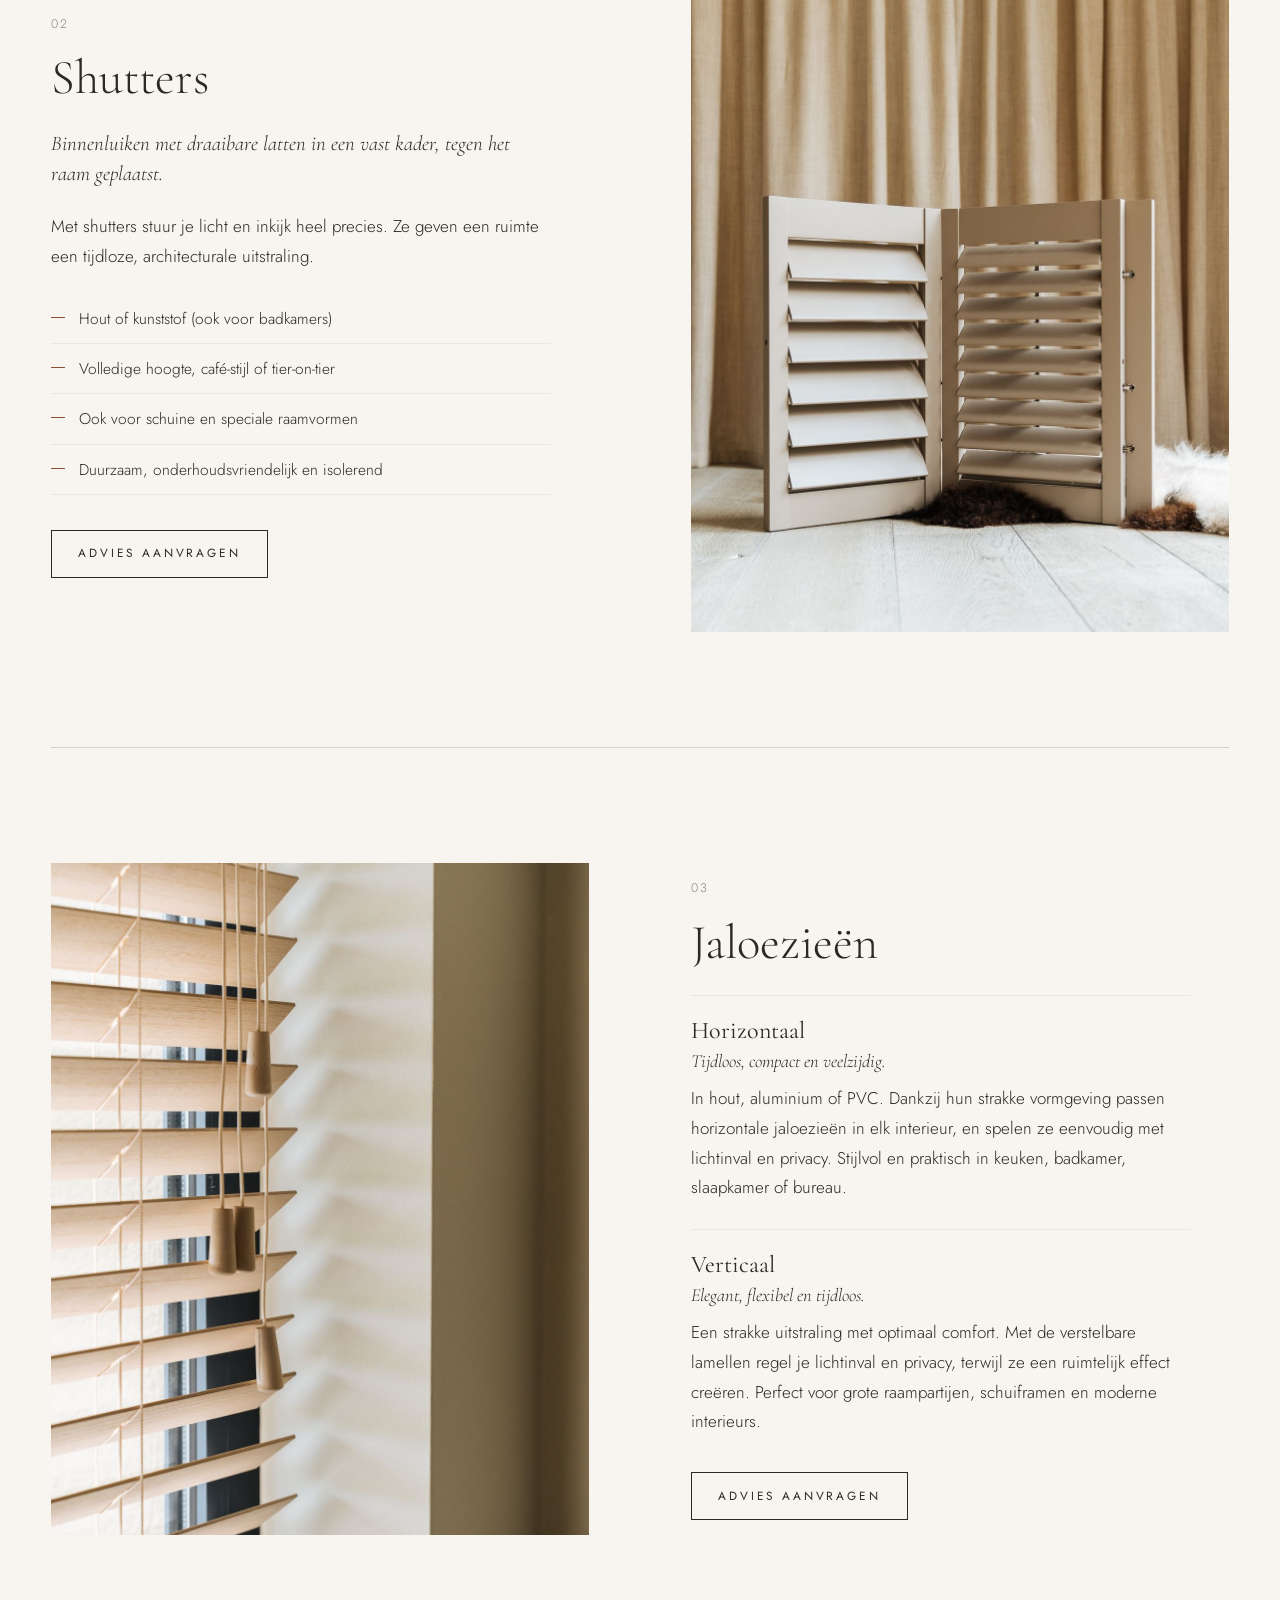
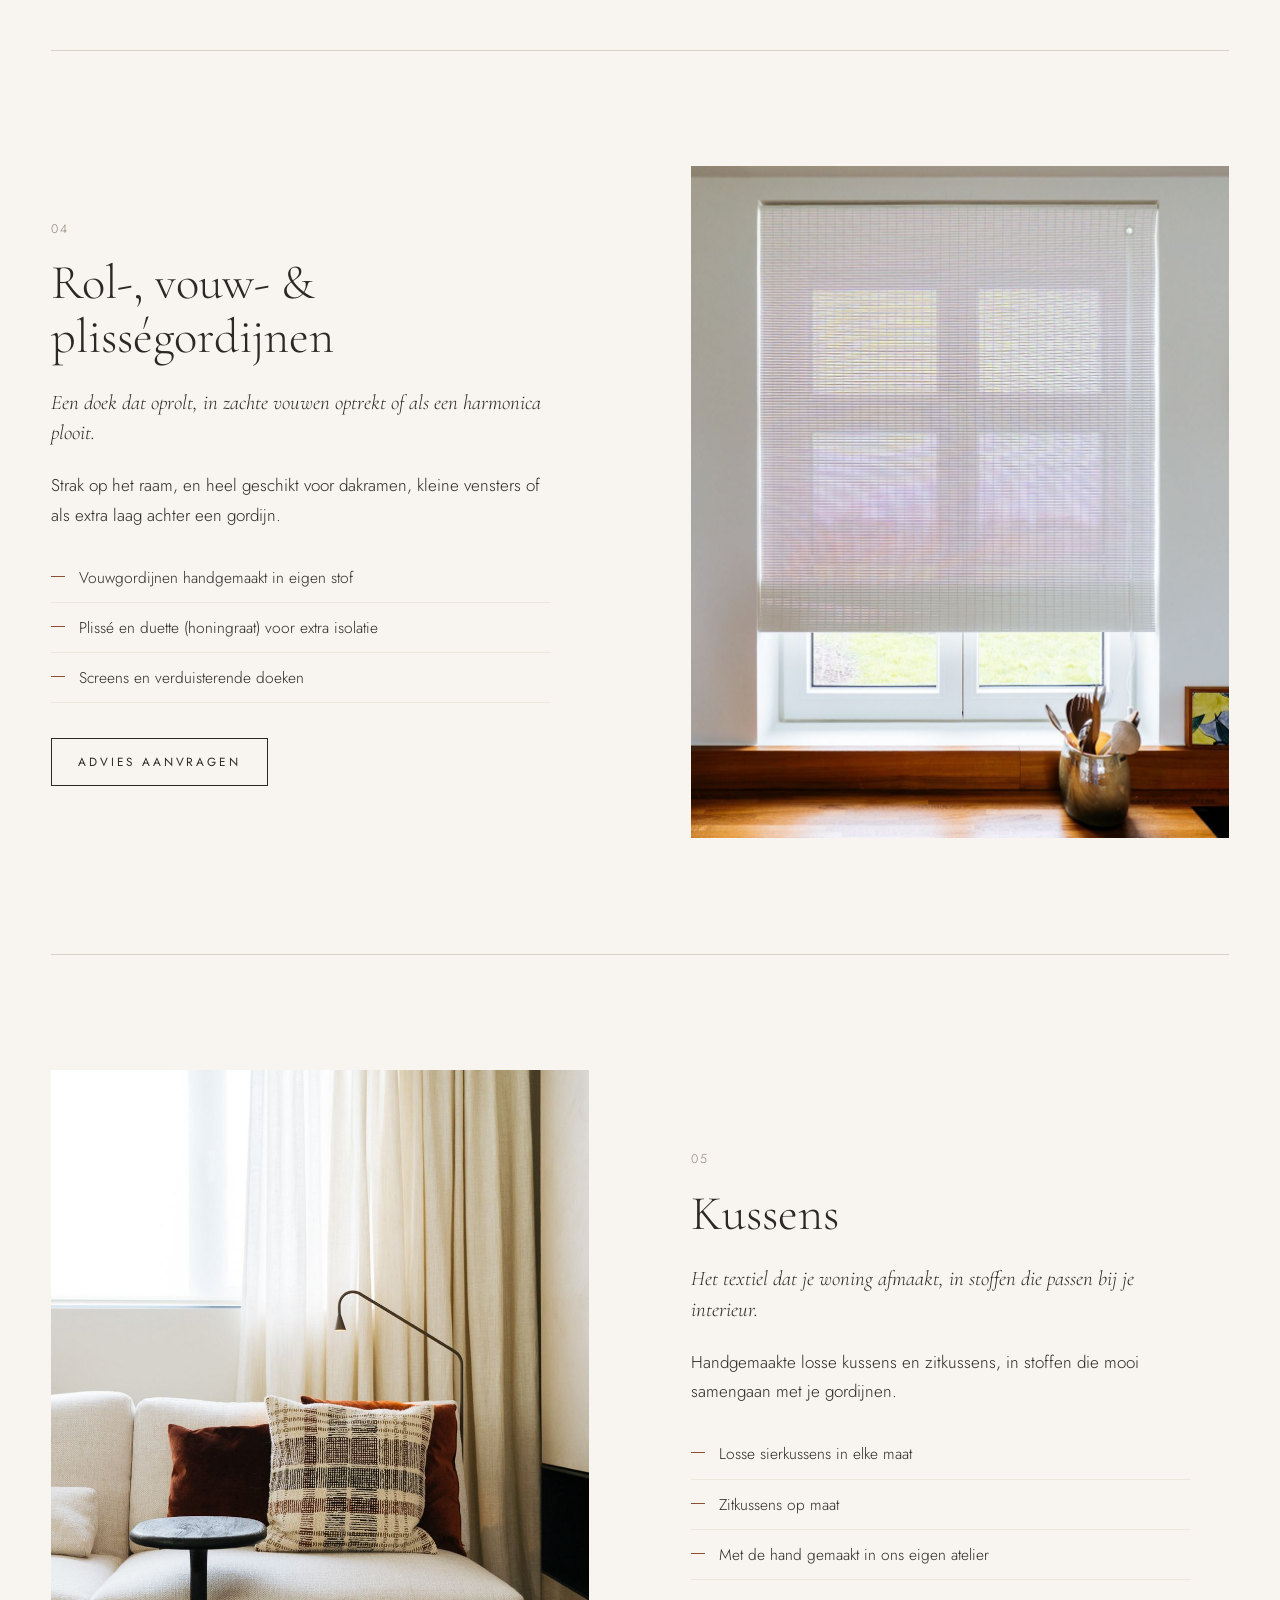
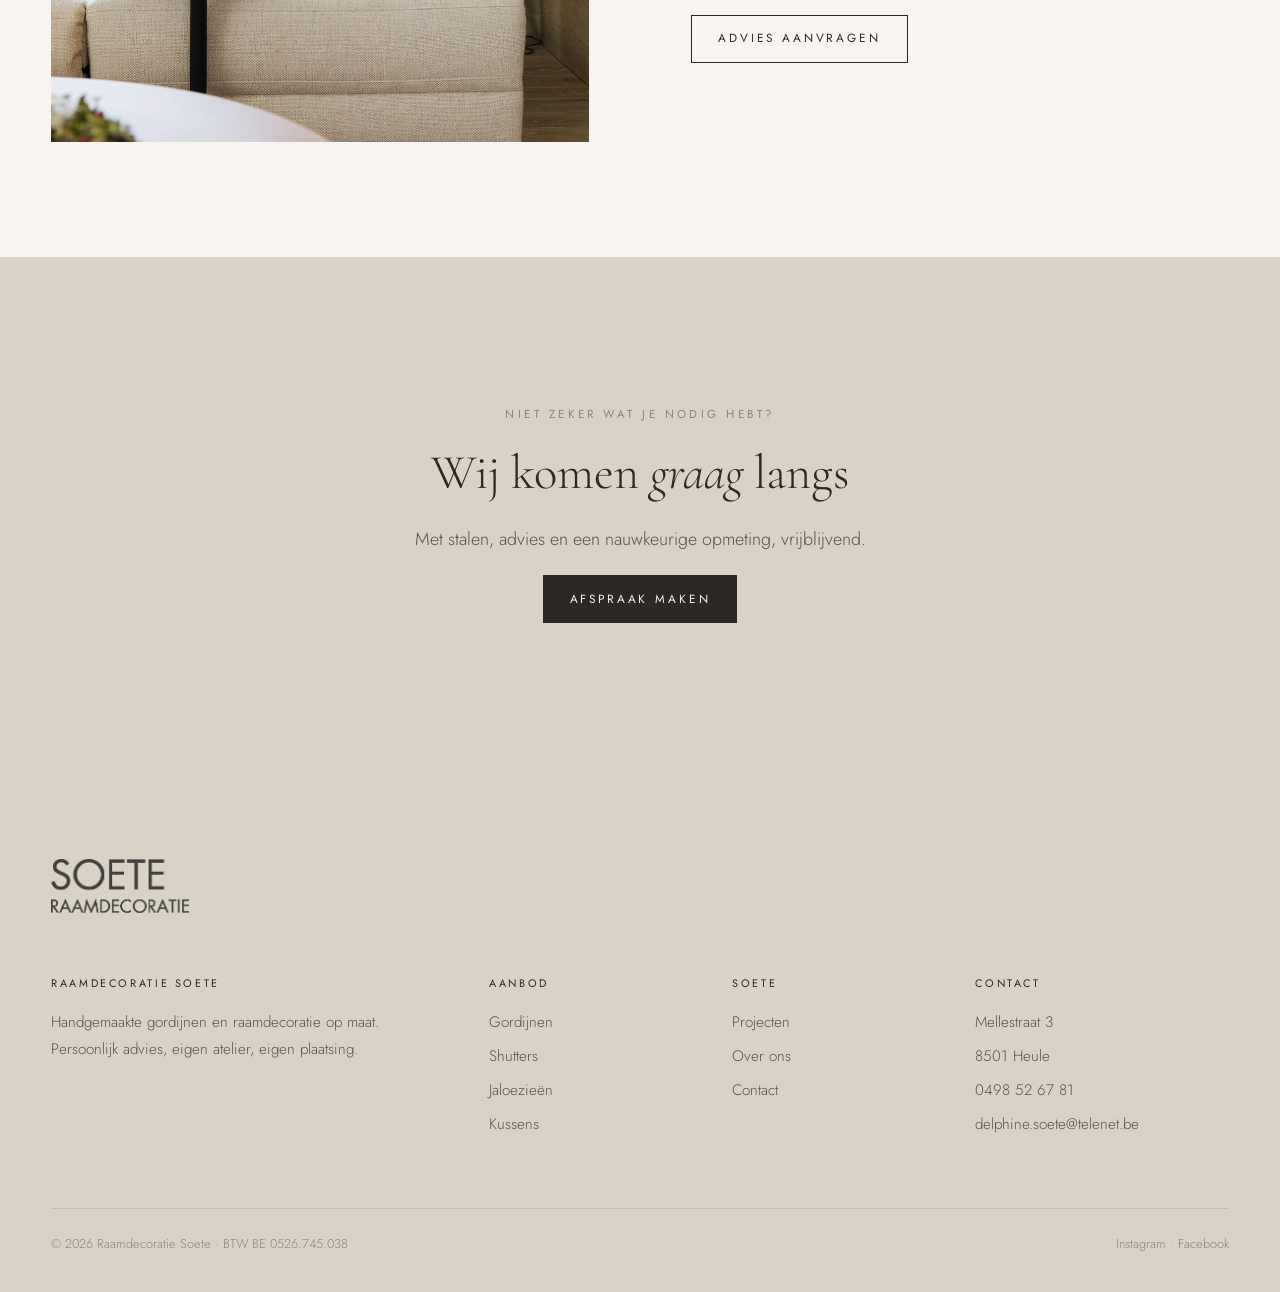
<file: vouwgordijnen/index.html>
<!doctype html>
<html lang="nl-BE">
<head>
  <meta charset="utf-8">
  <title>Doorverwijzen… — Raamdecoratie Soete</title>
  <!-- Oud adres van de vorige website: stuurt door naar de nieuwe pagina -->
  <meta http-equiv="refresh" content="0; url=/producten.html#rolgordijnen">
  <link rel="canonical" href="https://www.soeteraamdecoratie.be/producten.html#rolgordijnen">
  <meta name="robots" content="noindex">
  <script>location.replace("/producten.html#rolgordijnen");</script>
</head>
<body>
  <p>Deze pagina is verhuisd. <a href="/producten.html#rolgordijnen">Klik hier als je niet automatisch doorgestuurd wordt.</a></p>
</body>
</html>
</file>
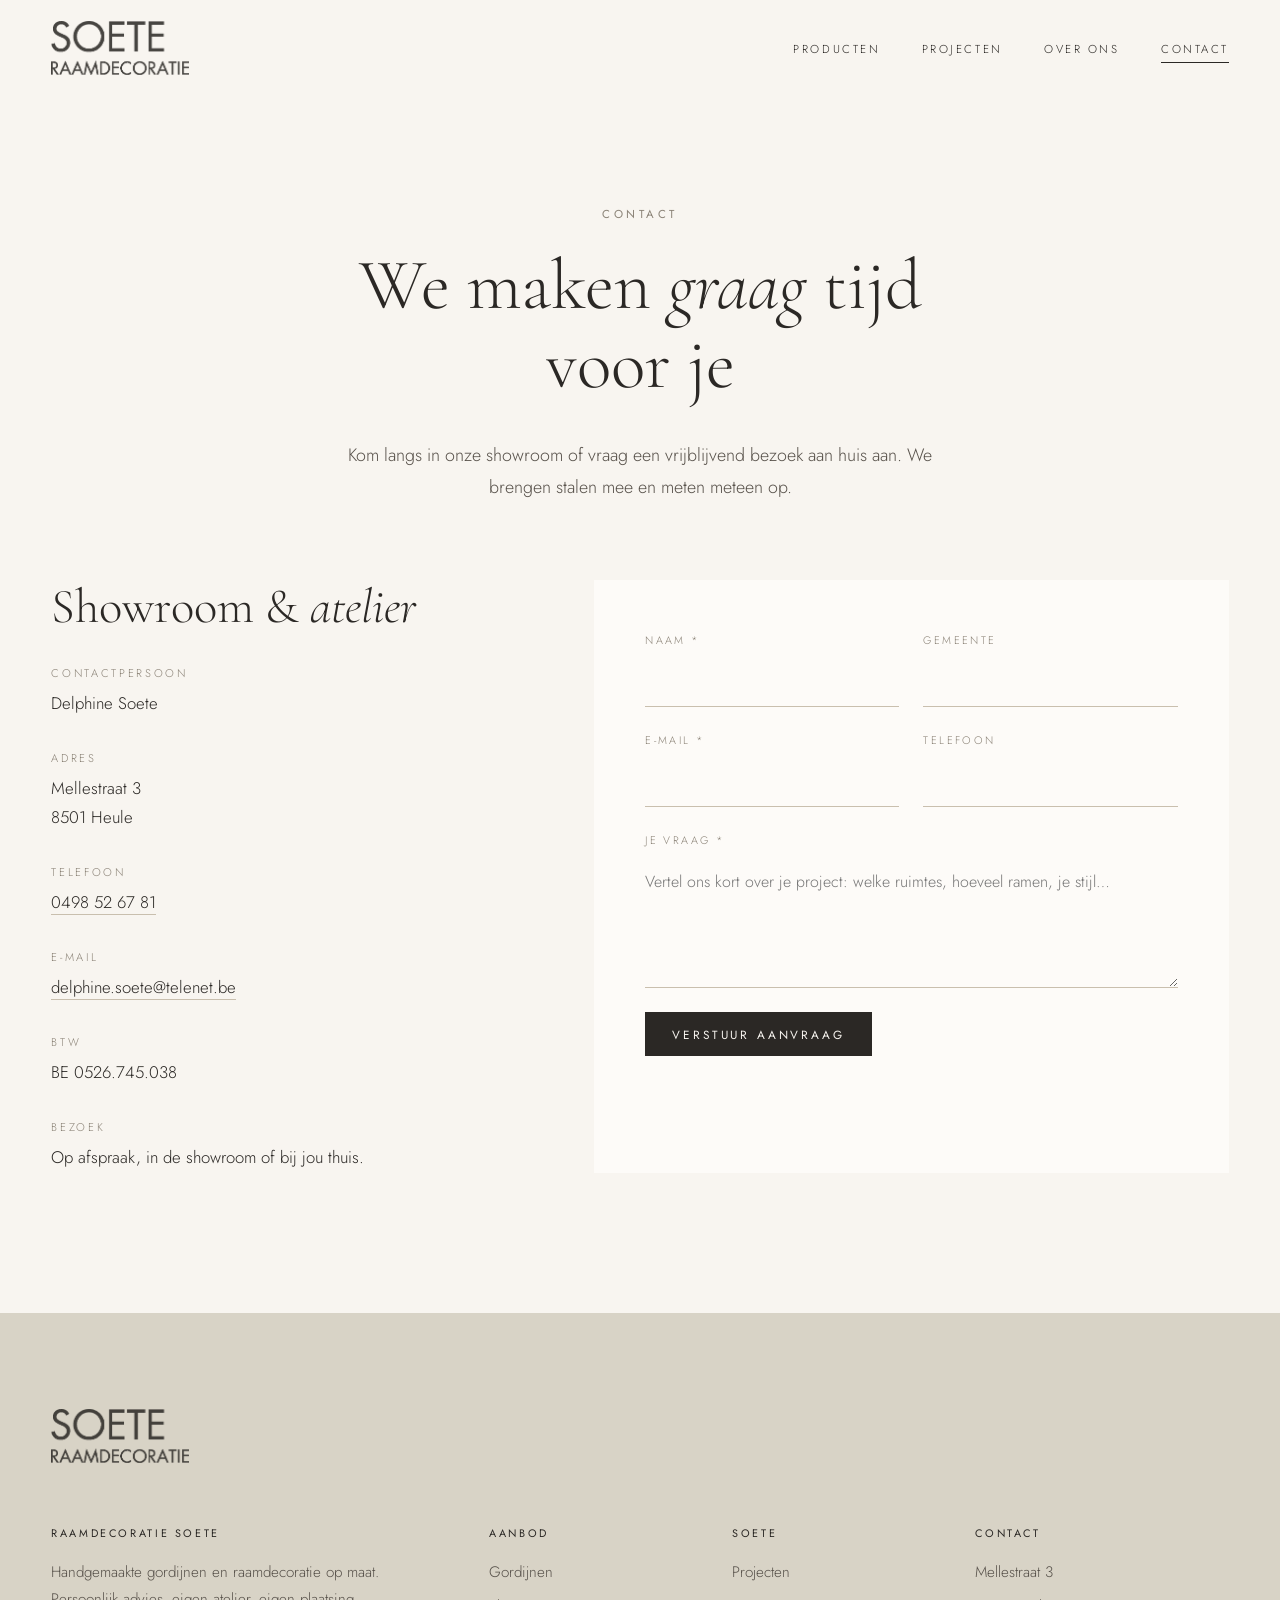
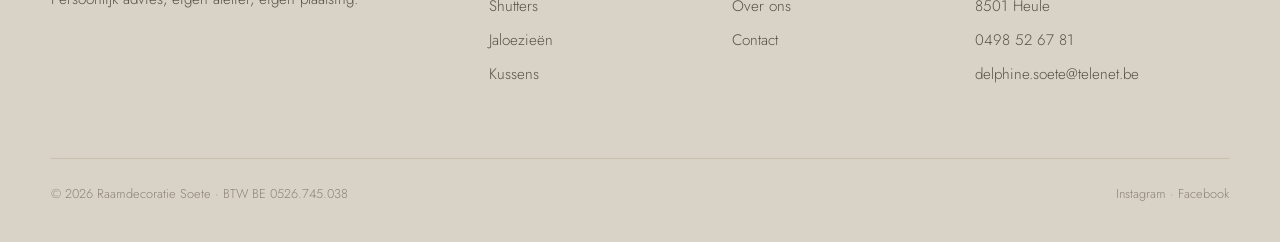
<file: contact.html>
<!doctype html>
<html lang="nl-BE">
<head>
  <meta charset="utf-8">
  <meta name="viewport" content="width=device-width, initial-scale=1">
  <title>Contact — Raamdecoratie Soete</title>
  <meta name="description" content="Maak een afspraak bij Raamdecoratie Soete voor advies aan huis of in de showroom.">
  <link rel="preconnect" href="https://fonts.googleapis.com">
  <link rel="preconnect" href="https://fonts.gstatic.com" crossorigin>
  <link href="https://fonts.googleapis.com/css2?family=Cormorant+Garamond:ital,wght@0,300;0,400;0,500;1,300;1,400&family=Jost:wght@300;400&display=swap" rel="stylesheet">
  <link rel="stylesheet" href="css/style.css">
</head>
<body>

<header class="site-header">
  <nav class="container nav" aria-label="Hoofdmenu">
    <a class="logo" href="index.html"><img src="images/logo.png" alt="Soete Raamdecoratie" width="558" height="219"></a>
    <ul class="nav__group">
      <li><a href="producten.html">Producten</a></li>
      <li><a href="projecten.html">Projecten</a></li>
      <li><a href="over-ons.html">Over ons</a></li>
      <li><a href="contact.html" aria-current="page">Contact</a></li>
    </ul>
    <button class="nav__toggle" aria-label="Menu" aria-expanded="false"><span></span><span></span></button>
    <ul class="nav__mobile">
      <li><a href="index.html">Home</a></li>
      <li><a href="producten.html">Producten</a></li>
      <li><a href="projecten.html">Projecten</a></li>
      <li><a href="over-ons.html">Over ons</a></li>
      <li><a href="contact.html">Contact</a></li>
    </ul>
  </nav>
</header>

<main>
  <section class="page-hero">
    <div class="container">
      <span class="eyebrow">Contact</span>
      <h1>We maken <em>graag</em> tijd voor je</h1>
      <p class="lead">Kom langs in onze showroom of vraag een vrijblijvend bezoek aan huis aan. We brengen stalen mee en meten meteen op.</p>
    </div>
  </section>

  <section class="section" style="padding-top:0">
    <div class="container contact-grid">
      <div class="contact-info reveal">
        <h2>Showroom &amp; <em>atelier</em></h2>
        <dl>
          <dt>Contactpersoon</dt>
          <dd>Delphine Soete</dd>
          <dt>Adres</dt>
          <dd>Mellestraat 3<br>8501 Heule</dd>
          <dt>Telefoon</dt>
          <dd><a href="tel:+32498526781">0498 52 67 81</a></dd>
          <dt>E-mail</dt>
          <dd><a href="mailto:delphine.soete@telenet.be">delphine.soete@telenet.be</a></dd>
          <dt>BTW</dt>
          <dd>BE 0526.745.038</dd>
          <dt>Bezoek</dt>
          <dd>Op afspraak, in de showroom of bij jou thuis.</dd>
        </dl>
      </div>

      <div class="form reveal">
        <!-- Zonder action opent het formulier een e-mail. Voor echte verzending: vul action in (bv. Formspree) en method="POST". -->
        <form id="contact-form" data-mailto="delphine.soete@telenet.be">
          <div class="form__row">
            <div class="field"><label for="naam">Naam *</label><input id="naam" name="naam" required autocomplete="name"></div>
            <div class="field"><label for="gemeente">Gemeente</label><input id="gemeente" name="gemeente" autocomplete="address-level2"></div>
          </div>
          <div class="form__row">
            <div class="field"><label for="email">E-mail *</label><input id="email" name="email" type="email" required autocomplete="email"></div>
            <div class="field"><label for="telefoon">Telefoon</label><input id="telefoon" name="telefoon" type="tel" autocomplete="tel"></div>
          </div>
          <div class="field"><label for="bericht">Je vraag *</label><textarea id="bericht" name="bericht" required placeholder="Vertel ons kort over je project: welke ruimtes, hoeveel ramen, je stijl…"></textarea></div>
          <button class="btn btn--solid" type="submit">Verstuur aanvraag</button>
        </form>
        <p class="form__success">Dank je wel! We nemen snel contact met je op.</p>
      </div>
    </div>
  </section>
</main>

<footer class="site-footer">
  <div class="container">
    <div class="footer-top">
      <a class="logo" href="index.html"><img src="images/logo.png" alt="Soete Raamdecoratie" width="558" height="219"></a>
    </div>
    <div class="footer-grid">
      <div>
        <h4>Raamdecoratie Soete</h4>
        <p>Handgemaakte gordijnen en raamdecoratie op maat.<br>Persoonlijk advies, eigen atelier, eigen plaatsing.</p>
      </div>
      <div>
        <h4>Aanbod</h4>
        <ul>
          <li><a href="producten.html#gordijnen">Gordijnen</a></li>
          <li><a href="producten.html#shutters">Shutters</a></li>
          <li><a href="producten.html#jaloezieen">Jaloezieën</a></li>
          <li><a href="producten.html#kussens">Kussens</a></li>
        </ul>
      </div>
      <div>
        <h4>Soete</h4>
        <ul>
          <li><a href="projecten.html">Projecten</a></li>
          <li><a href="over-ons.html">Over ons</a></li>
          <li><a href="contact.html">Contact</a></li>
        </ul>
      </div>
      <div>
        <h4>Contact</h4>
        <ul>
          <li>Mellestraat 3</li>
          <li>8501 Heule</li>
          <li><a href="tel:+32498526781">0498 52 67 81</a></li>
          <li><a href="mailto:delphine.soete@telenet.be">delphine.soete@telenet.be</a></li>
        </ul>
      </div>
    </div>
    <div class="footer-bottom">
      <span>© <span data-year>2026</span> Raamdecoratie Soete · BTW BE 0526.745.038</span>
      <span><a href="https://www.instagram.com/soeteraamdecoratie/" target="_blank" rel="noopener">Instagram</a> · <a href="https://www.facebook.com/soeteraamdecoratie/?locale=nl_BE" target="_blank" rel="noopener">Facebook</a></span>
    </div>
  </div>
</footer>

<script src="js/main.js"></script>
</body>
</html>
</file>
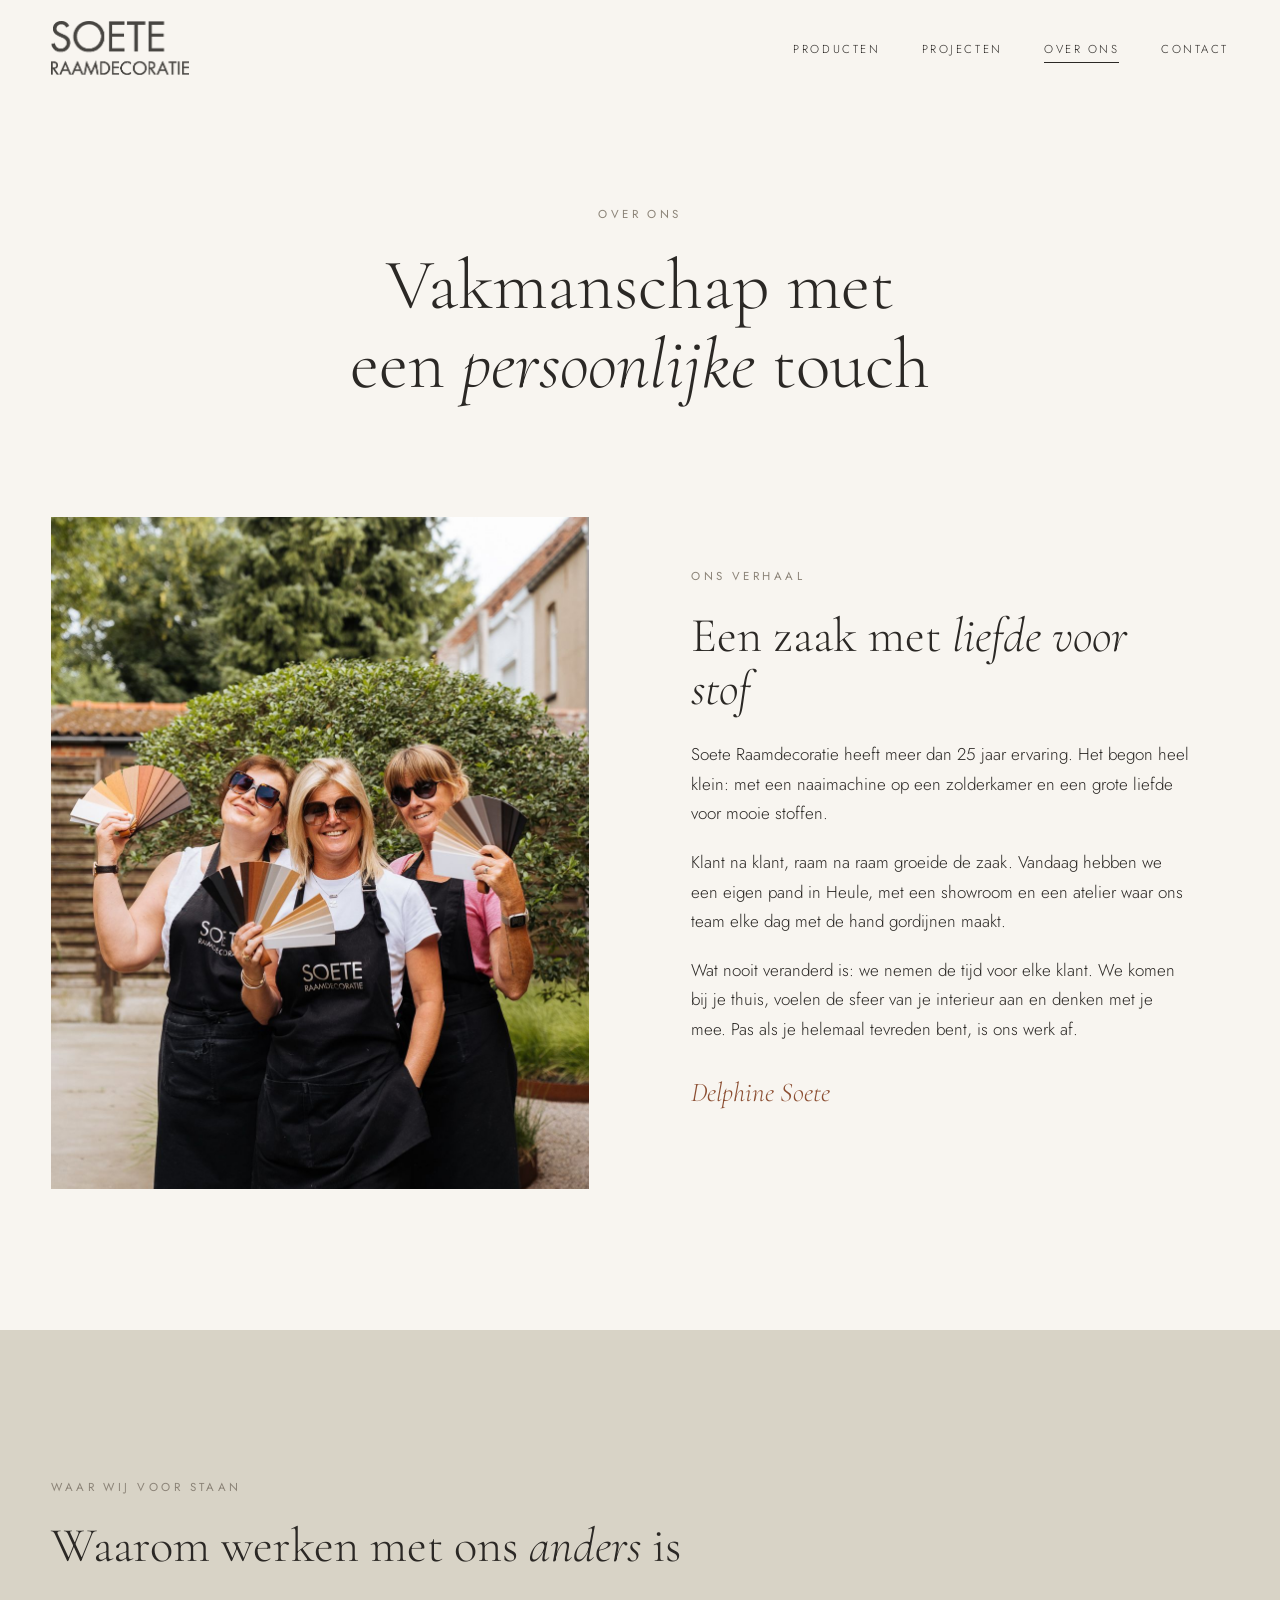
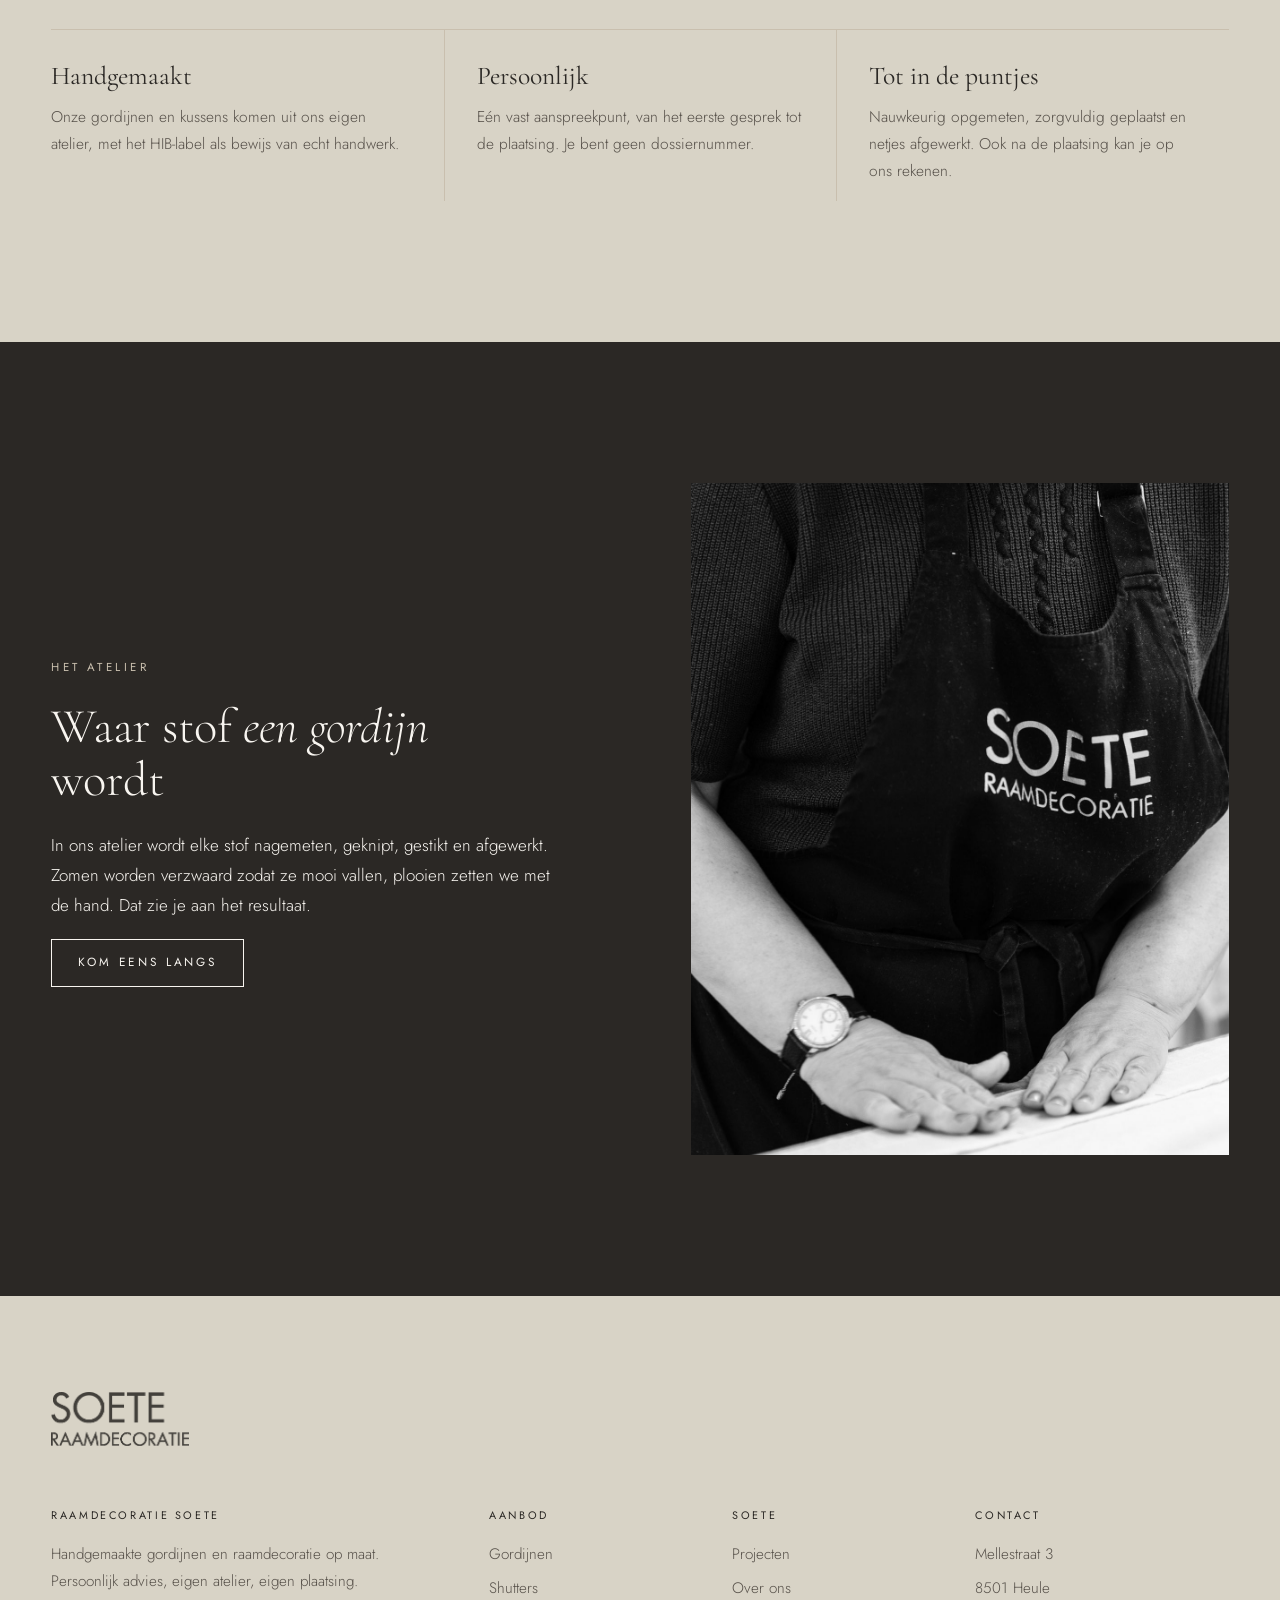
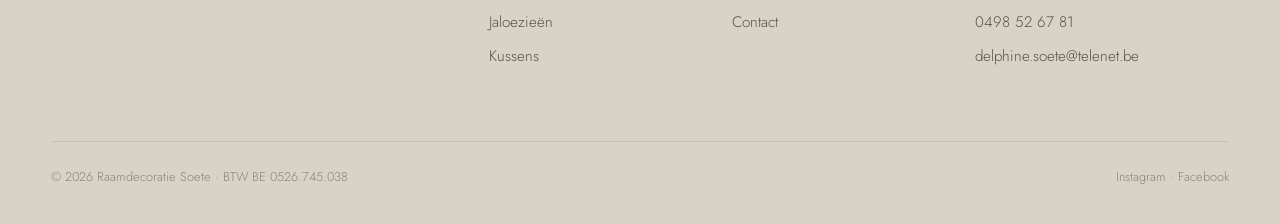
<file: over-ons.html>
<!doctype html>
<html lang="nl-BE">
<head>
  <meta charset="utf-8">
  <meta name="viewport" content="width=device-width, initial-scale=1">
  <title>Over ons — Raamdecoratie Soete</title>
  <meta name="description" content="Maak kennis met het team achter Raamdecoratie Soete: een zaak met eigen atelier voor handgemaakte gordijnen.">
  <link rel="preconnect" href="https://fonts.googleapis.com">
  <link rel="preconnect" href="https://fonts.gstatic.com" crossorigin>
  <link href="https://fonts.googleapis.com/css2?family=Cormorant+Garamond:ital,wght@0,300;0,400;0,500;1,300;1,400&family=Jost:wght@300;400&display=swap" rel="stylesheet">
  <link rel="stylesheet" href="css/style.css">
</head>
<body>

<header class="site-header">
  <nav class="container nav" aria-label="Hoofdmenu">
    <a class="logo" href="index.html"><img src="images/logo.png" alt="Soete Raamdecoratie" width="558" height="219"></a>
    <ul class="nav__group">
      <li><a href="producten.html">Producten</a></li>
      <li><a href="projecten.html">Projecten</a></li>
      <li><a href="over-ons.html" aria-current="page">Over ons</a></li>
      <li><a href="contact.html">Contact</a></li>
    </ul>
    <button class="nav__toggle" aria-label="Menu" aria-expanded="false"><span></span><span></span></button>
    <ul class="nav__mobile">
      <li><a href="index.html">Home</a></li>
      <li><a href="producten.html">Producten</a></li>
      <li><a href="projecten.html">Projecten</a></li>
      <li><a href="over-ons.html">Over ons</a></li>
      <li><a href="contact.html">Contact</a></li>
    </ul>
  </nav>
</header>

<main>
  <section class="page-hero">
    <div class="container">
      <span class="eyebrow">Over ons</span>
      <h1>Vakmanschap met een <em>persoonlijke</em> touch</h1>
    </div>
  </section>

  <!-- VERHAAL -->
  <section class="section" style="padding-top:0">
    <div class="container split">
      <div class="split__media media reveal" data-label="Foto team">
        <img src="images/team.jpg" alt="Het team van Soete Raamdecoratie met stalenwaaiers" loading="lazy">
      </div>
      <div class="split__text reveal">
        <span class="eyebrow">Ons verhaal</span>
        <h2>Een zaak met <em>liefde voor stof</em></h2>
        <p>Soete Raamdecoratie heeft meer dan 25 jaar ervaring. Het begon heel klein: met een naaimachine op een zolderkamer en een grote liefde voor mooie stoffen.</p>
        <p>Klant na klant, raam na raam groeide de zaak. Vandaag hebben we een eigen pand in Heule, met een showroom en een atelier waar ons team elke dag met de hand gordijnen maakt.</p>
        <p>Wat nooit veranderd is: we nemen de tijd voor elke klant. We komen bij je thuis, voelen de sfeer van je interieur aan en denken met je mee. Pas als je helemaal tevreden bent, is ons werk af.</p>
        <p class="signature">Delphine Soete</p>
      </div>
    </div>
  </section>

  <!-- WAARDEN -->
  <section class="section section--greige">
    <div class="container">
      <div class="reveal">
        <span class="eyebrow">Waar wij voor staan</span>
        <h2>Waarom werken met ons <em>anders</em> is</h2>
      </div>
      <div class="values reveal">
        <div>
          <h3>Handgemaakt</h3>
          <p>Onze gordijnen en kussens komen uit ons eigen atelier, met het HIB-label als bewijs van echt handwerk.</p>
        </div>
        <div>
          <h3>Persoonlijk</h3>
          <p>Eén vast aanspreekpunt, van het eerste gesprek tot de plaatsing. Je bent geen dossiernummer.</p>
        </div>
        <div>
          <h3>Tot in de puntjes</h3>
          <p>Nauwkeurig opgemeten, zorgvuldig geplaatst en netjes afgewerkt. Ook na de plaatsing kan je op ons rekenen.</p>
        </div>
      </div>
    </div>
  </section>

  <!-- ATELIER -->
  <section class="section section--ink">
    <div class="container split split--reverse">
      <div class="split__media media reveal" data-label="Foto"><img src="images/werk-schort.jpg" alt="Handen die stof gladstrijken in het atelier, in zwart-wit" loading="lazy"></div>
      <div class="split__text reveal">
        <span class="eyebrow">Het atelier</span>
        <h2>Waar stof <em>een gordijn</em> wordt</h2>
        <p>In ons atelier wordt elke stof nagemeten, geknipt, gestikt en afgewerkt. Zomen worden verzwaard zodat ze mooi vallen, plooien zetten we met de hand. Dat zie je aan het resultaat.</p>
        <a class="btn btn--light" href="contact.html">Kom eens langs</a>
      </div>
    </div>
  </section>
</main>

<footer class="site-footer">
  <div class="container">
    <div class="footer-top">
      <a class="logo" href="index.html"><img src="images/logo.png" alt="Soete Raamdecoratie" width="558" height="219"></a>
    </div>
    <div class="footer-grid">
      <div>
        <h4>Raamdecoratie Soete</h4>
        <p>Handgemaakte gordijnen en raamdecoratie op maat.<br>Persoonlijk advies, eigen atelier, eigen plaatsing.</p>
      </div>
      <div>
        <h4>Aanbod</h4>
        <ul>
          <li><a href="producten.html#gordijnen">Gordijnen</a></li>
          <li><a href="producten.html#shutters">Shutters</a></li>
          <li><a href="producten.html#jaloezieen">Jaloezieën</a></li>
          <li><a href="producten.html#kussens">Kussens</a></li>
        </ul>
      </div>
      <div>
        <h4>Soete</h4>
        <ul>
          <li><a href="projecten.html">Projecten</a></li>
          <li><a href="over-ons.html">Over ons</a></li>
          <li><a href="contact.html">Contact</a></li>
        </ul>
      </div>
      <div>
        <h4>Contact</h4>
        <ul>
          <li>Mellestraat 3</li>
          <li>8501 Heule</li>
          <li><a href="tel:+32498526781">0498 52 67 81</a></li>
          <li><a href="mailto:delphine.soete@telenet.be">delphine.soete@telenet.be</a></li>
        </ul>
      </div>
    </div>
    <div class="footer-bottom">
      <span>© <span data-year>2026</span> Raamdecoratie Soete · BTW BE 0526.745.038</span>
      <span><a href="https://www.instagram.com/soeteraamdecoratie/" target="_blank" rel="noopener">Instagram</a> · <a href="https://www.facebook.com/soeteraamdecoratie/?locale=nl_BE" target="_blank" rel="noopener">Facebook</a></span>
    </div>
  </div>
</footer>

<script src="js/main.js"></script>
</body>
</html>
</file>
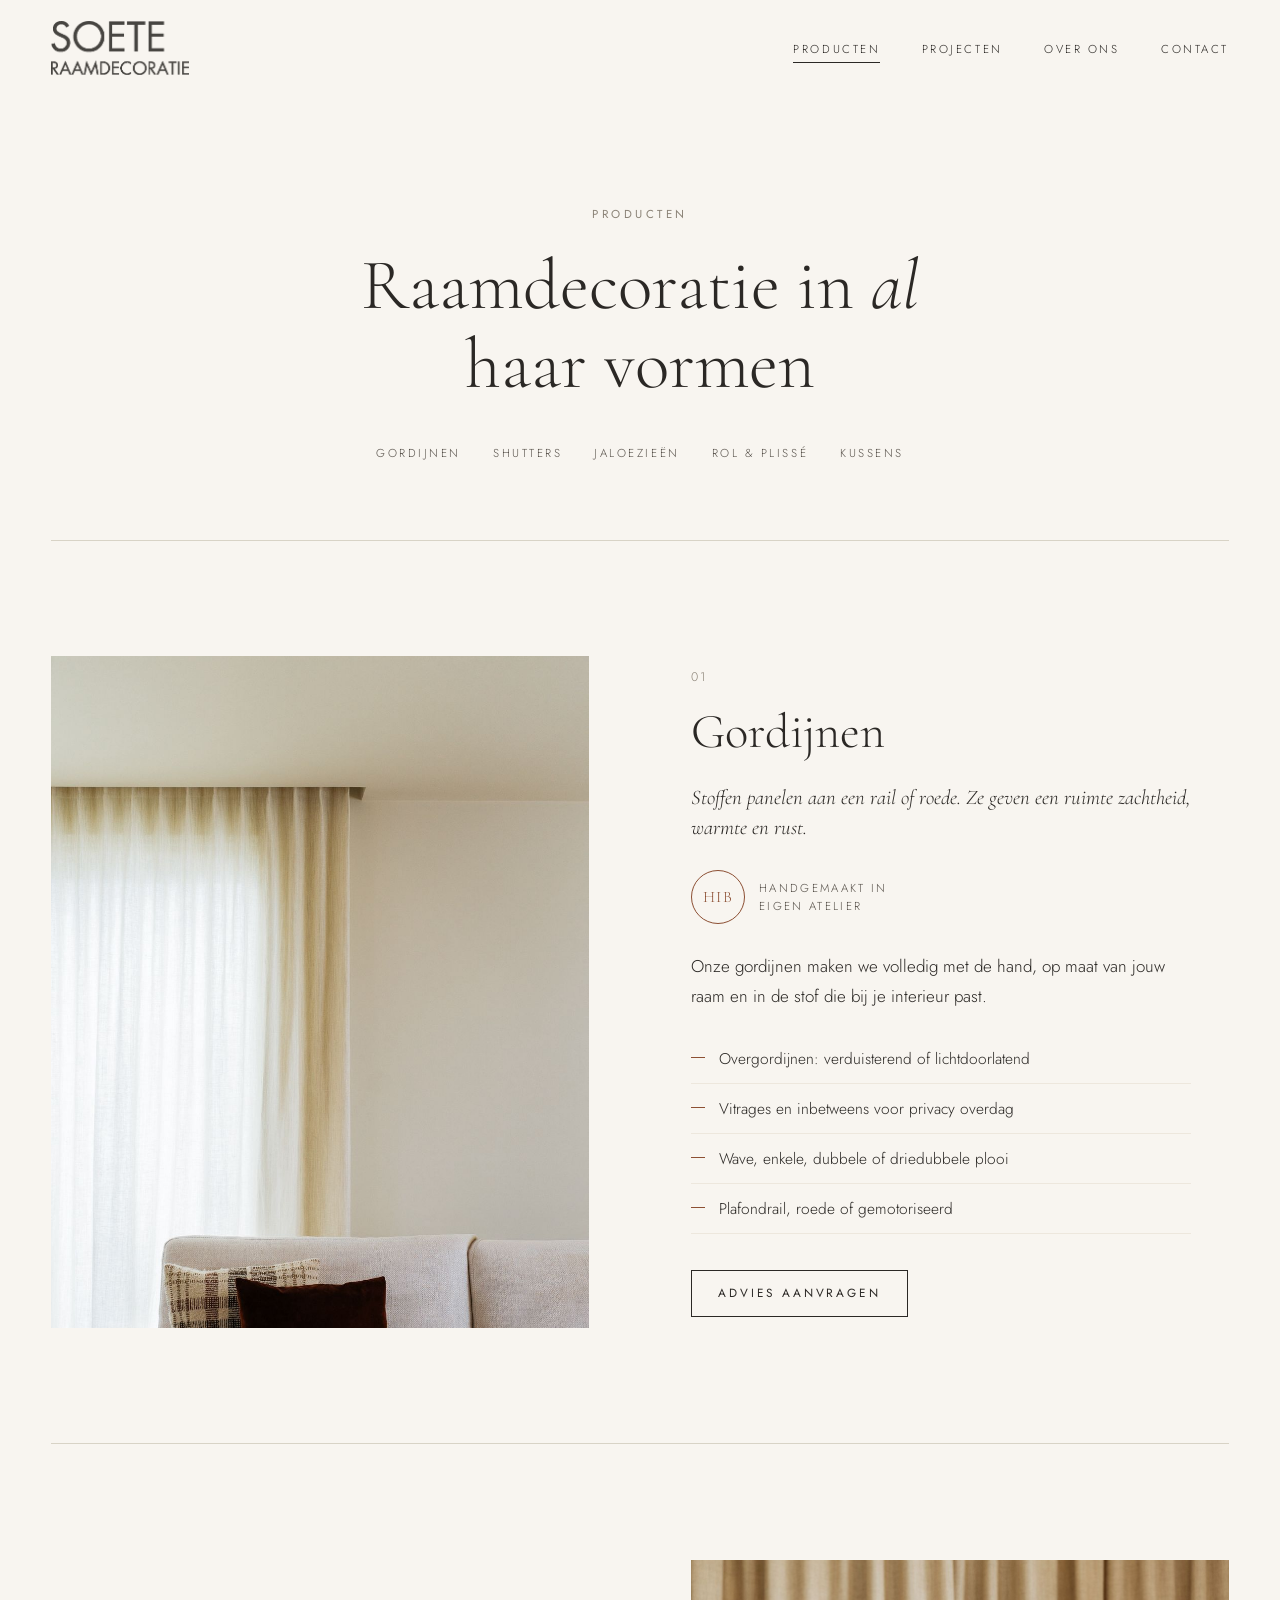
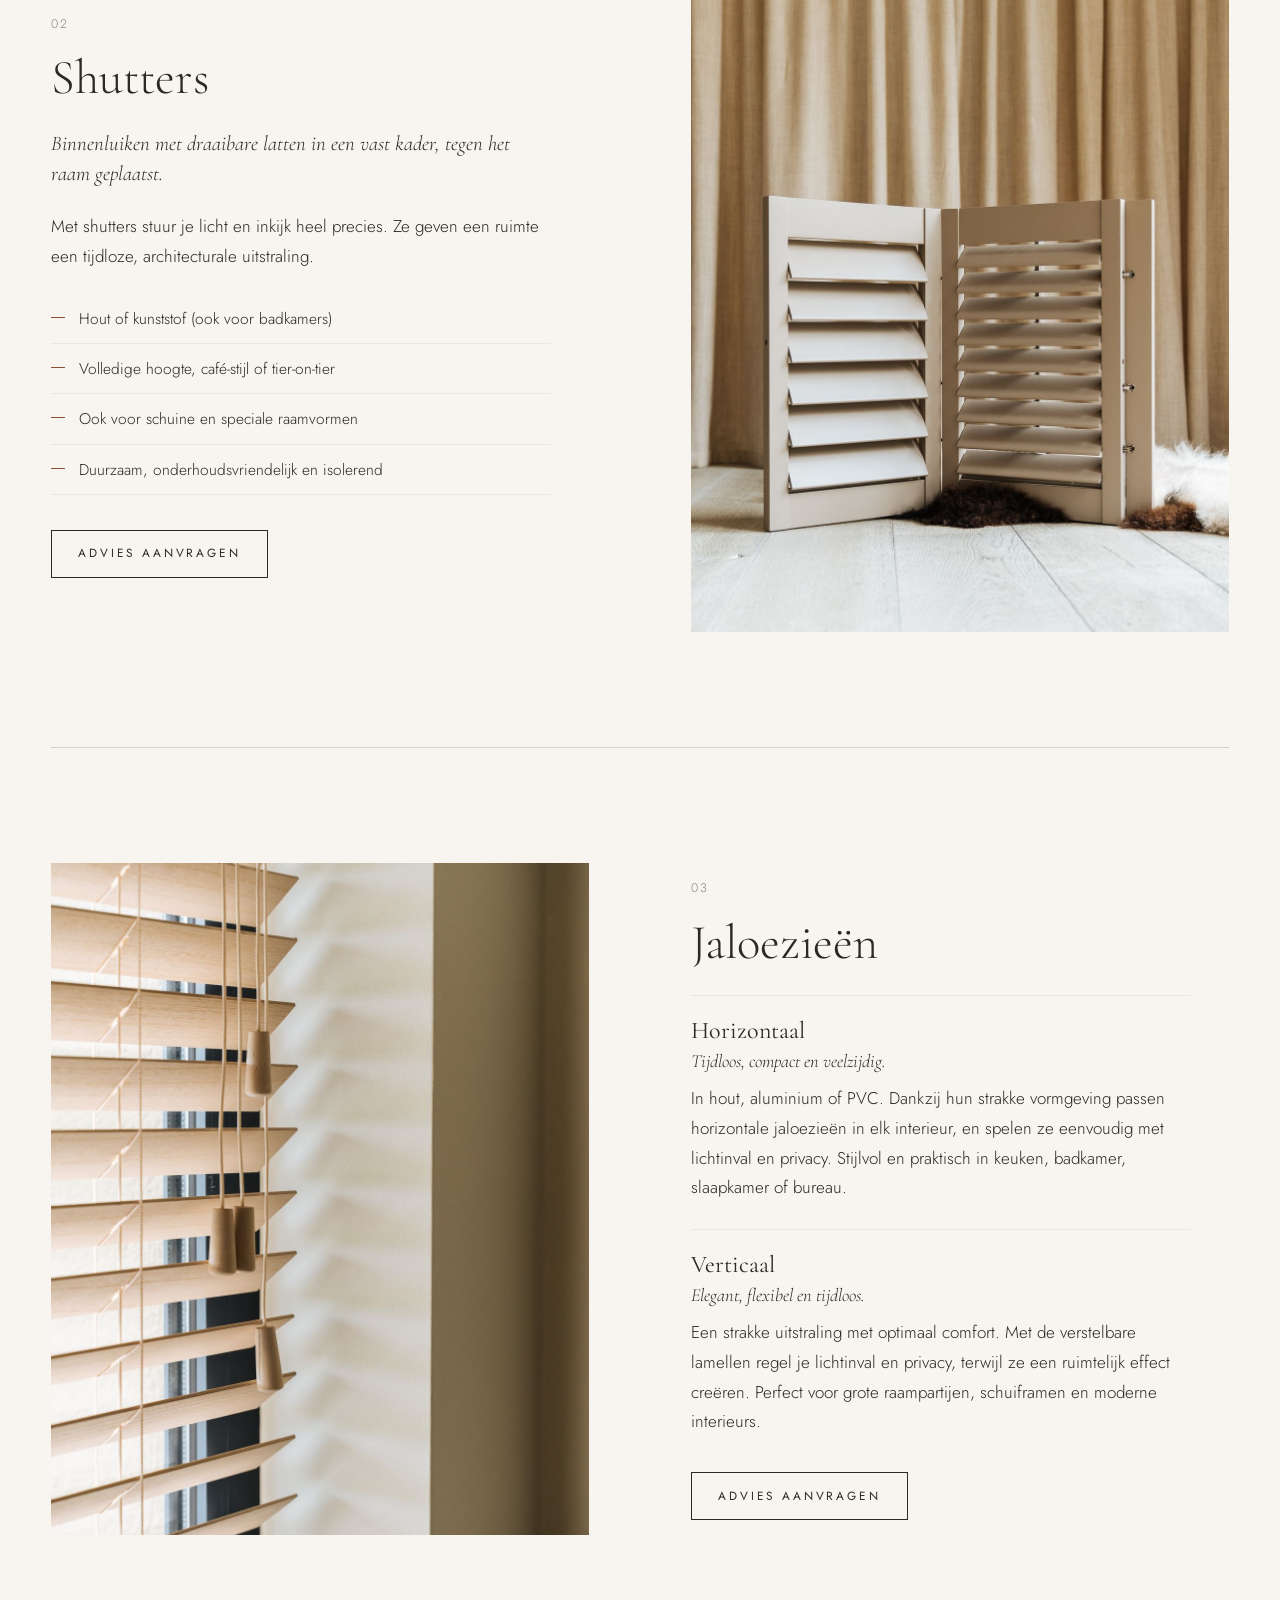
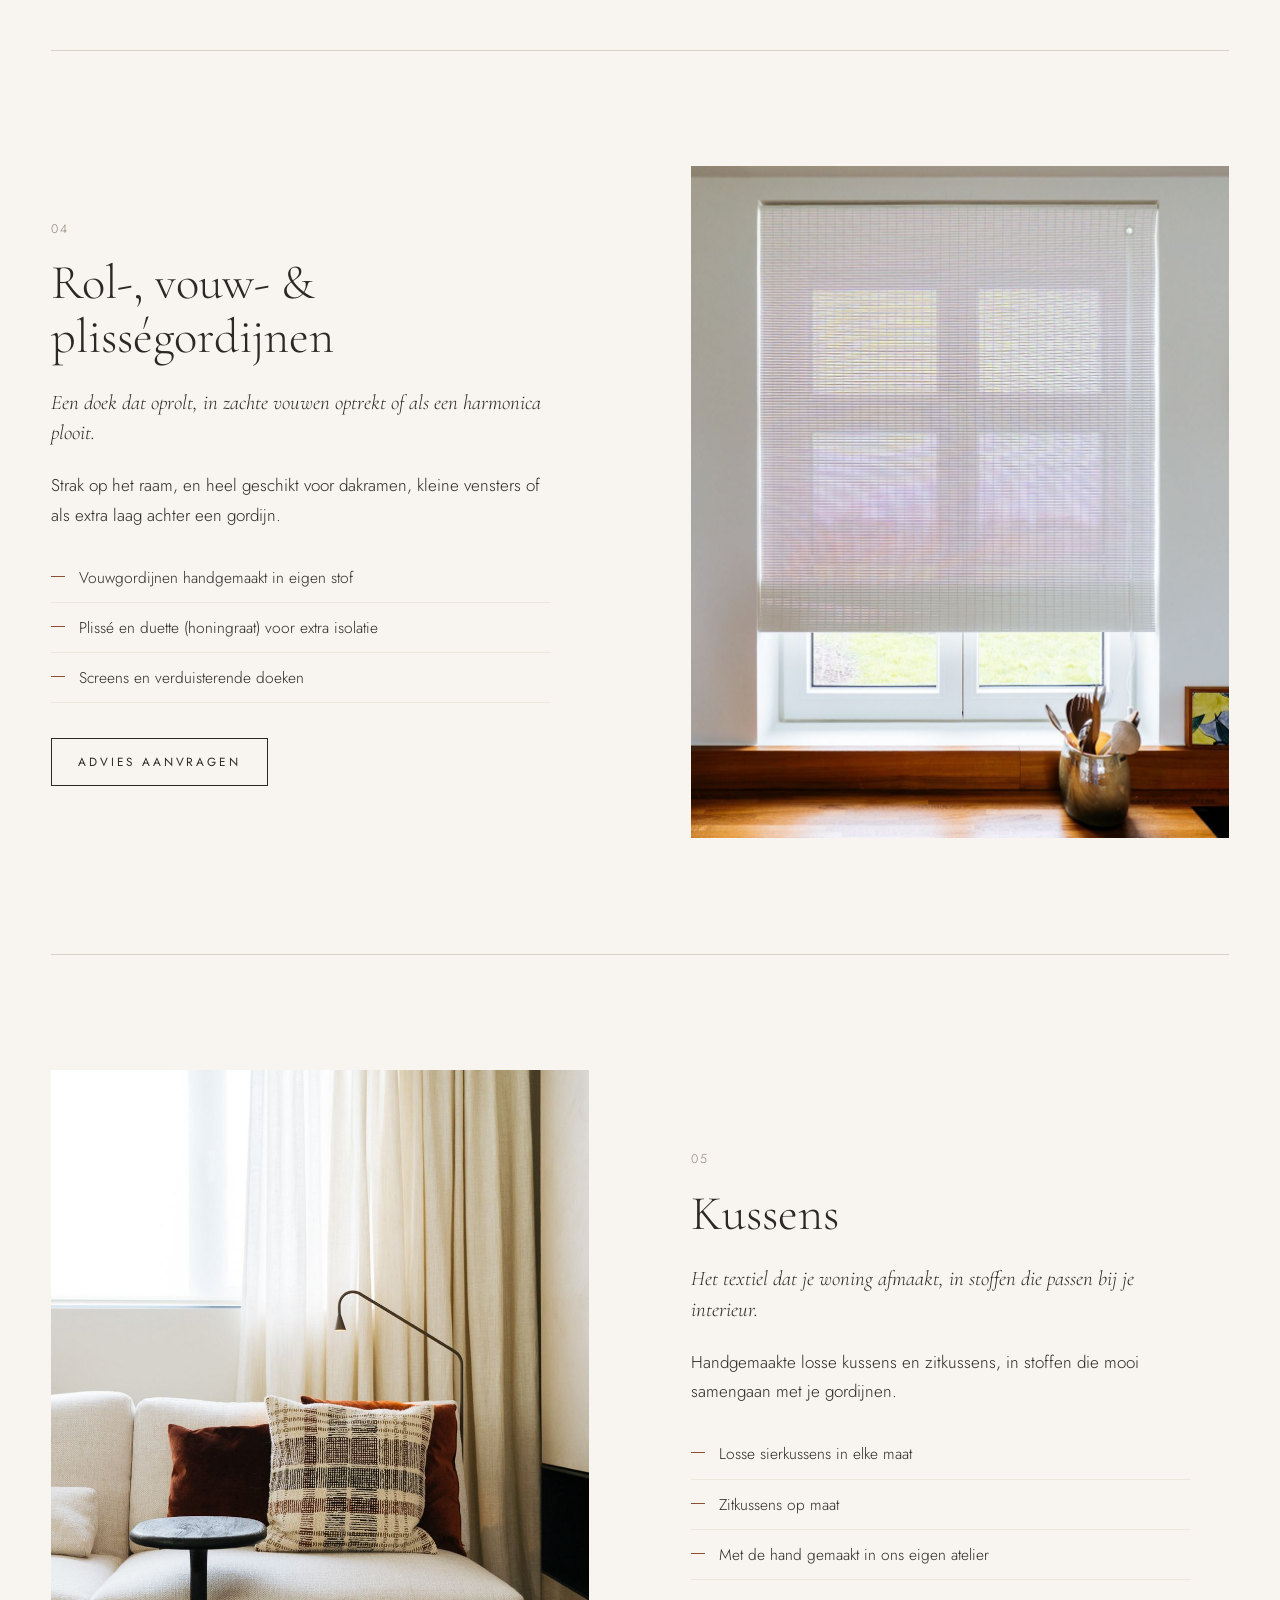
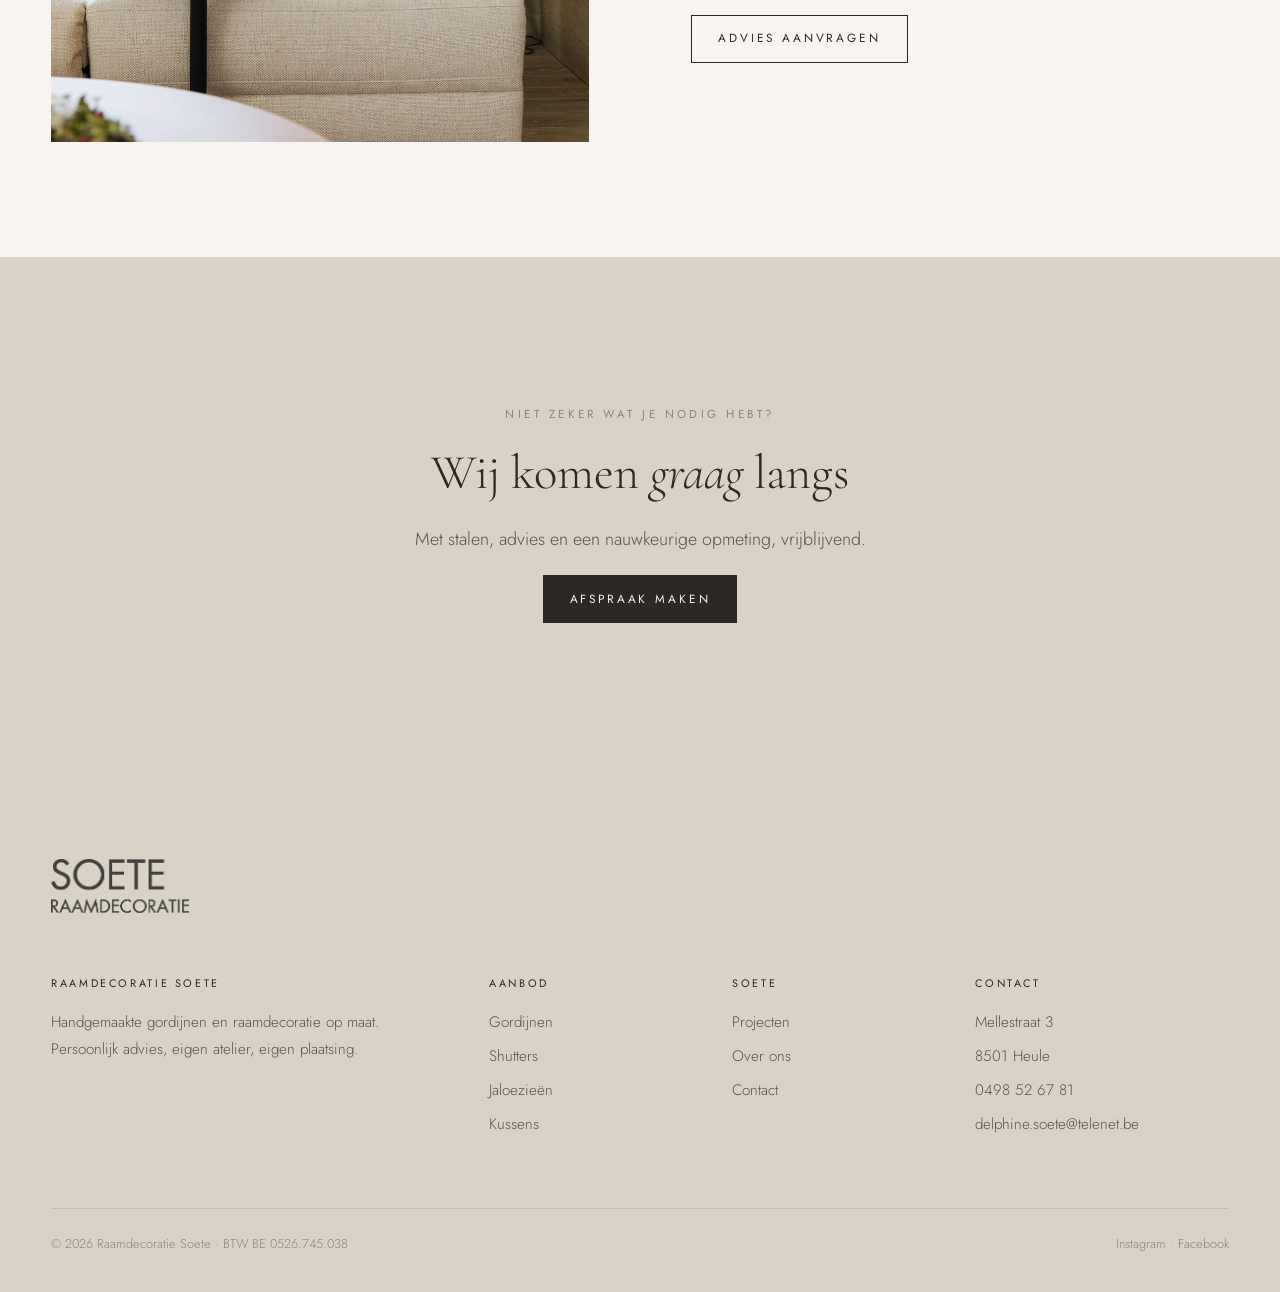
<file: producten.html>
<!doctype html>
<html lang="nl-BE">
<head>
  <meta charset="utf-8">
  <meta name="viewport" content="width=device-width, initial-scale=1">
  <title>Producten — Raamdecoratie Soete</title>
  <meta name="description" content="Gordijnen, shutters, horizontale en verticale jaloezieën, rolgordijnen, plissés en kussens op maat bij Raamdecoratie Soete.">
  <link rel="preconnect" href="https://fonts.googleapis.com">
  <link rel="preconnect" href="https://fonts.gstatic.com" crossorigin>
  <link href="https://fonts.googleapis.com/css2?family=Cormorant+Garamond:ital,wght@0,300;0,400;0,500;1,300;1,400&family=Jost:wght@300;400&display=swap" rel="stylesheet">
  <link rel="stylesheet" href="css/style.css">
</head>
<body>

<header class="site-header">
  <nav class="container nav" aria-label="Hoofdmenu">
    <a class="logo" href="index.html"><img src="images/logo.png" alt="Soete Raamdecoratie" width="558" height="219"></a>
    <ul class="nav__group">
      <li><a href="producten.html" aria-current="page">Producten</a></li>
      <li><a href="projecten.html">Projecten</a></li>
      <li><a href="over-ons.html">Over ons</a></li>
      <li><a href="contact.html">Contact</a></li>
    </ul>
    <button class="nav__toggle" aria-label="Menu" aria-expanded="false"><span></span><span></span></button>
    <ul class="nav__mobile">
      <li><a href="index.html">Home</a></li>
      <li><a href="producten.html">Producten</a></li>
      <li><a href="projecten.html">Projecten</a></li>
      <li><a href="over-ons.html">Over ons</a></li>
      <li><a href="contact.html">Contact</a></li>
    </ul>
  </nav>
</header>

<main>
  <section class="page-hero">
    <div class="container">
      <span class="eyebrow">Producten</span>
      <h1>Raamdecoratie in <em>al</em> haar vormen</h1>
      <nav class="jump" aria-label="Snel naar">
        <a href="#gordijnen">Gordijnen</a>
        <a href="#shutters">Shutters</a>
        <a href="#jaloezieen">Jaloezieën</a>
        <a href="#rolgordijnen">Rol &amp; plissé</a>
        <a href="#kussens">Kussens</a>
      </nav>
    </div>
  </section>

  <div class="container">
    <!-- GORDIJNEN -->
    <article class="product" id="gordijnen">
      <div class="split">
        <div class="split__media media reveal" data-label="Foto gordijn"><img src="images/gordijn-plafond.jpg" alt="Linnen gordijn in een plafondrail" loading="lazy"></div>
        <div class="split__text reveal">
          <span class="product__num">01</span>
          <h2>Gordijnen</h2>
          <p class="product__what">Stoffen panelen aan een rail of roede. Ze geven een ruimte zachtheid, warmte en rust.</p>
          <div class="badge"><span class="badge__mark">HIB</span><span class="badge__text">Handgemaakt in<br>eigen atelier</span></div>
          <p>Onze gordijnen maken we volledig met de hand, op maat van jouw raam en in de stof die bij je interieur past.</p>
          <ul>
            <li>Overgordijnen: verduisterend of lichtdoorlatend</li>
            <li>Vitrages en inbetweens voor privacy overdag</li>
            <li>Wave, enkele, dubbele of driedubbele plooi</li>
            <li>Plafondrail, roede of gemotoriseerd</li>
          </ul>
          <a class="btn" href="contact.html">Advies aanvragen</a>
        </div>
      </div>
    </article>

    <!-- SHUTTERS -->
    <article class="product" id="shutters">
      <div class="split split--reverse">
        <div class="split__media media reveal" data-label="Foto shutter volgt"><img src="images/shutter.jpg" alt="Houten shutters" loading="lazy"></div>
        <div class="split__text reveal">
          <span class="product__num">02</span>
          <h2>Shutters</h2>
          <p class="product__what">Binnenluiken met draaibare latten in een vast kader, tegen het raam geplaatst.</p>
          <p>Met shutters stuur je licht en inkijk heel precies. Ze geven een ruimte een tijdloze, architecturale uitstraling.</p>
          <ul>
            <li>Hout of kunststof (ook voor badkamers)</li>
            <li>Volledige hoogte, café-stijl of tier-on-tier</li>
            <li>Ook voor schuine en speciale raamvormen</li>
            <li>Duurzaam, onderhoudsvriendelijk en isolerend</li>
          </ul>
          <a class="btn" href="contact.html">Advies aanvragen</a>
        </div>
      </div>
    </article>

    <!-- JALOEZIEEN: horizontaal en verticaal -->
    <article class="product" id="jaloezieen">
      <span id="lamellen"></span>
      <div class="split">
        <div class="split__media media reveal" data-label="Foto jaloezieën"><img src="images/jaloezie.jpg" alt="Houten horizontale jaloezieën" loading="lazy"></div>
        <div class="split__text reveal">
          <span class="product__num">03</span>
          <h2>Jaloezieën</h2>
          <div class="product__sub">
            <h3>Horizontaal</h3>
            <p class="product__what">Tijdloos, compact en veelzijdig.</p>
            <p>In hout, aluminium of PVC. Dankzij hun strakke vormgeving passen horizontale jaloezieën in elk interieur, en spelen ze eenvoudig met lichtinval en privacy. Stijlvol en praktisch in keuken, badkamer, slaapkamer of bureau.</p>
          </div>
          <div class="product__sub">
            <h3>Verticaal</h3>
            <p class="product__what">Elegant, flexibel en tijdloos.</p>
            <p>Een strakke uitstraling met optimaal comfort. Met de verstelbare lamellen regel je lichtinval en privacy, terwijl ze een ruimtelijk effect creëren. Perfect voor grote raampartijen, schuiframen en moderne interieurs.</p>
          </div>
          <a class="btn" href="contact.html">Advies aanvragen</a>
        </div>
      </div>
    </article>

    <!-- ROL & PLISSE -->
    <article class="product" id="rolgordijnen">
      <div class="split split--reverse">
        <div class="split__media media reveal" data-label="Foto rolgordijn / plissé volgt"><img src="images/rolgordijn.jpg" alt="Rolgordijn en plissé" loading="lazy"></div>
        <div class="split__text reveal">
          <span class="product__num">04</span>
          <h2>Rol-, vouw- &amp; plisségordijnen</h2>
          <p class="product__what">Een doek dat oprolt, in zachte vouwen optrekt of als een harmonica plooit.</p>
          <p>Strak op het raam, en heel geschikt voor dakramen, kleine vensters of als extra laag achter een gordijn.</p>
          <ul>
            <li>Vouwgordijnen handgemaakt in eigen stof</li>
            <li>Plissé en duette (honingraat) voor extra isolatie</li>
            <li>Screens en verduisterende doeken</li>
          </ul>
          <a class="btn" href="contact.html">Advies aanvragen</a>
        </div>
      </div>
    </article>

    <!-- KUSSENS -->
    <article class="product" id="kussens">
      <div class="split">
        <div class="split__media media reveal" data-label="Foto kussens"><img src="images/kussens-zetel.jpg" alt="Handgemaakte kussens in fluweel en wol" loading="lazy"></div>
        <div class="split__text reveal">
          <span class="product__num">05</span>
          <h2>Kussens</h2>
          <p class="product__what">Het textiel dat je woning afmaakt, in stoffen die passen bij je interieur.</p>
          <p>Handgemaakte losse kussens en zitkussens, in stoffen die mooi samengaan met je gordijnen.</p>
          <ul>
            <li>Losse sierkussens in elke maat</li>
            <li>Zitkussens op maat</li>
            <li>Met de hand gemaakt in ons eigen atelier</li>
          </ul>
          <a class="btn" href="contact.html">Advies aanvragen</a>
        </div>
      </div>
    </article>
  </div>

  <section class="section section--greige">
    <div class="container center reveal">
      <span class="eyebrow">Niet zeker wat je nodig hebt?</span>
      <h2>Wij komen <em>graag</em> langs</h2>
      <p class="lead">Met stalen, advies en een nauwkeurige opmeting, vrijblijvend.</p>
      <a class="btn btn--solid" href="contact.html">Afspraak maken</a>
    </div>
  </section>
</main>

<footer class="site-footer">
  <div class="container">
    <div class="footer-top">
      <a class="logo" href="index.html"><img src="images/logo.png" alt="Soete Raamdecoratie" width="558" height="219"></a>
    </div>
    <div class="footer-grid">
      <div>
        <h4>Raamdecoratie Soete</h4>
        <p>Handgemaakte gordijnen en raamdecoratie op maat.<br>Persoonlijk advies, eigen atelier, eigen plaatsing.</p>
      </div>
      <div>
        <h4>Aanbod</h4>
        <ul>
          <li><a href="producten.html#gordijnen">Gordijnen</a></li>
          <li><a href="producten.html#shutters">Shutters</a></li>
          <li><a href="producten.html#jaloezieen">Jaloezieën</a></li>
          <li><a href="producten.html#kussens">Kussens</a></li>
        </ul>
      </div>
      <div>
        <h4>Soete</h4>
        <ul>
          <li><a href="projecten.html">Projecten</a></li>
          <li><a href="over-ons.html">Over ons</a></li>
          <li><a href="contact.html">Contact</a></li>
        </ul>
      </div>
      <div>
        <h4>Contact</h4>
        <ul>
          <li>Mellestraat 3</li>
          <li>8501 Heule</li>
          <li><a href="tel:+32498526781">0498 52 67 81</a></li>
          <li><a href="mailto:delphine.soete@telenet.be">delphine.soete@telenet.be</a></li>
        </ul>
      </div>
    </div>
    <div class="footer-bottom">
      <span>© <span data-year>2026</span> Raamdecoratie Soete · BTW BE 0526.745.038</span>
      <span><a href="https://www.instagram.com/soeteraamdecoratie/" target="_blank" rel="noopener">Instagram</a> · <a href="https://www.facebook.com/soeteraamdecoratie/?locale=nl_BE" target="_blank" rel="noopener">Facebook</a></span>
    </div>
  </div>
</footer>

<script src="js/main.js"></script>
</body>
</html>
</file>
<file: css/style.css>
/* ==========================================================
   Raamdecoratie Soete — stijlblad
   Rustig & warm: ivoor, greige, linnen; serif titels met cursief
   accent; roestbruin accent (uit de fluwelen kussens).
   ========================================================== */

:root {
  --ivory: #f8f5f0;
  --paper: #fdfbf8;
  --linen: #ede7dd;
  --greige: #d8d3c6;
  --sand: #c9bfae;
  --stone: #8b8377;
  --ink: #2b2825;
  --ink-soft: #57514a;
  --accent: #8c4f33;
  --accent-dark: #6e3d27;

  --serif: "Cormorant Garamond", "Times New Roman", serif;
  --sans: "Jost", "Helvetica Neue", Arial, sans-serif;

  --maxw: 1280px;
  --gutter: clamp(16px, 4vw, 56px);
  --ease: cubic-bezier(.2, .7, .2, 1);
}

*, *::before, *::after { box-sizing: border-box; }
html { scroll-behavior: smooth; }
body {
  margin: 0;
  background: var(--ivory);
  color: var(--ink);
  font-family: var(--sans);
  font-weight: 300;
  font-size: 17px;
  line-height: 1.75;
  -webkit-font-smoothing: antialiased;
}
img { display: block; max-width: 100%; height: auto; }
a { color: inherit; }

h1, h2, h3, h4 {
  font-family: var(--serif);
  font-weight: 400;
  line-height: 1.1;
  margin: 0 0 .5em;
}
h1 { font-size: clamp(2.7rem, 5.6vw, 5.2rem); font-weight: 300; }
h2 { font-size: clamp(2rem, 3.8vw, 3.3rem); font-weight: 300; }
h3 { font-size: clamp(1.4rem, 2vw, 1.75rem); }
h1 em, h2 em { font-style: italic; }
p { margin: 0 0 1.1em; }

.eyebrow {
  display: inline-block;
  font-size: .72rem;
  letter-spacing: .3em;
  text-transform: uppercase;
  font-weight: 400;
  color: var(--stone);
  margin-bottom: 1.4rem;
}

.container { width: 100%; max-width: var(--maxw); margin: 0 auto; padding: 0 var(--gutter); }
.section { padding: clamp(80px, 11vw, 150px) 0; }
.section--linen { background: var(--linen); }
.section--greige { background: var(--greige); }
.section--ink { background: var(--ink); color: var(--ivory); }
.section--ink .eyebrow { color: var(--sand); }
.center { text-align: center; }
.lead { font-size: 1.12rem; color: var(--ink-soft); max-width: 620px; }
.center .lead { margin-left: auto; margin-right: auto; }
.statement {
  font-family: var(--serif); font-weight: 300; text-align: center;
  font-size: clamp(1.8rem, 3.4vw, 2.9rem); line-height: 1.3;
  max-width: 900px; margin: 0 auto;
}
.statement em { color: var(--accent); }

/* ---------- Knoppen ---------- */
.btn {
  display: inline-flex; align-items: center; gap: .7em;
  padding: 1.05em 2.2em;
  font-family: var(--sans); font-size: .74rem; font-weight: 400;
  letter-spacing: .24em; text-transform: uppercase; text-decoration: none;
  border: 1px solid var(--ink); color: var(--ink); background: transparent;
  cursor: pointer;
  transition: background .35s var(--ease), color .35s var(--ease), border-color .35s var(--ease);
}
.btn:hover { background: var(--ink); color: var(--ivory); }
.btn--solid { background: var(--ink); color: var(--ivory); }
.btn--solid:hover { background: var(--accent); border-color: var(--accent); }
.btn--light { border-color: var(--ivory); color: var(--ivory); }
.btn--light:hover { background: var(--ivory); color: var(--ink); }
.link-arrow {
  font-size: .74rem; letter-spacing: .24em; text-transform: uppercase;
  text-decoration: none; border-bottom: 1px solid currentColor; padding-bottom: 5px;
  transition: color .3s;
}
.link-arrow:hover { color: var(--accent); }

/* ---------- Header: logo links, menu rechts ---------- */
.site-header {
  position: sticky; top: 0; z-index: 50;
  background: var(--ivory);
  transition: box-shadow .4s var(--ease);
}
.site-header.is-scrolled { box-shadow: 0 1px 0 rgba(43, 40, 37, .1); }
.nav {
  display: flex; align-items: center; justify-content: space-between; gap: 32px;
  height: 96px;
}
.logo { display: block; line-height: 0; }
.logo img { height: 54px; width: auto; }
.nav__group { display: flex; gap: 2.6rem; list-style: none; margin: 0; padding: 0; }
.nav__group a {
  text-decoration: none; font-size: .72rem; letter-spacing: .22em; text-transform: uppercase;
  position: relative; padding: 6px 0;
}
.nav__group a::after {
  content: ""; position: absolute; left: 0; right: 100%; bottom: 0; height: 1px;
  background: currentColor; transition: right .35s var(--ease);
}
.nav__group a:hover::after, .nav__group a[aria-current="page"]::after { right: 0; }
.nav__toggle {
  display: none; background: none; border: 0; color: inherit; cursor: pointer;
  width: 44px; height: 44px; padding: 12px 10px; margin-right: -10px;
}
.nav__toggle span { display: block; height: 1px; background: currentColor; margin: 6px 0; transition: transform .3s; }
.nav__mobile { display: none; }

@media (max-width: 960px) {
  .nav { height: 76px; }
  .logo img { height: 42px; }
  .nav__group { display: none; }
  .nav__toggle { display: block; }
  .nav__mobile {
    display: block; list-style: none; margin: 0;
    position: absolute; left: 0; right: 0; top: 100%;
    background: var(--ivory);
    padding: 8px var(--gutter) 28px;
    box-shadow: 0 24px 30px rgba(0,0,0,.06);
    transform: translateY(-8px); opacity: 0; pointer-events: none;
    transition: opacity .3s, transform .3s var(--ease);
  }
  .nav__mobile a {
    display: block; padding: 16px 0; border-bottom: 1px solid var(--linen);
    text-decoration: none; font-family: var(--serif); font-size: 1.5rem;
  }
  .nav-open .nav__mobile { opacity: 1; transform: none; pointer-events: auto; }
  .nav-open .nav__toggle span:first-child { transform: translateY(3.5px) rotate(45deg); }
  .nav-open .nav__toggle span:last-child { transform: translateY(-3.5px) rotate(-45deg); }
}

/* ---------- Afbeeldingen + placeholders ---------- */
.media { position: relative; overflow: hidden; background: var(--linen); }
.media img { width: 100%; height: 100%; object-fit: cover; transition: transform 1.4s var(--ease); }
.media.is-missing {
  background:
    repeating-linear-gradient(90deg, rgba(255,255,255,.18) 0 1px, transparent 1px 6px),
    linear-gradient(160deg, var(--greige), var(--linen));
}
.media.is-missing img { display: none; }
.media.is-missing::after {
  content: attr(data-label);
  position: absolute; inset: 0; display: grid; place-items: center; text-align: center; padding: 1rem;
  font-family: var(--serif); font-style: italic; font-size: 1.15rem; color: var(--stone);
}

/* ---------- Hero (gesplitst, staande foto) ---------- */
.hero { padding: clamp(24px, 4vw, 48px) 0 clamp(80px, 10vw, 140px); }
.hero__grid {
  display: grid; grid-template-columns: 5fr 6fr; gap: clamp(32px, 6vw, 96px); align-items: center;
}
.hero__text { max-width: 540px; }
.hero__text p { font-size: 1.12rem; color: var(--ink-soft); max-width: 460px; }
.hero__actions { display: flex; flex-wrap: wrap; gap: 14px; margin-top: 2.4rem; }
.hero__media { aspect-ratio: 4 / 5; }
.hero__media img { object-position: 50% 60%; }
.hero__note {
  display: flex; align-items: center; gap: 14px; margin-top: 3rem;
  font-size: .8rem; letter-spacing: .08em; color: var(--stone);
}
.hero__note::before { content: ""; width: 48px; height: 1px; background: var(--sand); }
@media (max-width: 900px) {
  .hero__grid { grid-template-columns: 1fr; }
  .hero__media { aspect-ratio: 4 / 5; order: -1; margin: 0 calc(var(--gutter) * -1); }
}

/* Kleine hero voor subpagina's */
.page-hero { padding: clamp(56px, 8vw, 110px) 0 clamp(48px, 6vw, 80px); text-align: center; }
.page-hero h1 { max-width: 18ch; margin-left: auto; margin-right: auto; }
.page-hero .lead { margin: 0 auto; }

/* ---------- "In één oogopslag" diensten ---------- */
.services {
  display: grid; grid-template-columns: repeat(4, 1fr);
  border-top: 1px solid var(--sand); margin-top: 64px;
}
.service {
  padding: 36px 32px 8px 0; text-decoration: none; display: flex; flex-direction: column;
}
.service + .service { padding-left: 32px; border-left: 1px solid var(--sand); }
.service__num { font-size: .78rem; letter-spacing: .12em; color: var(--stone); }
.service h3 { margin: 1rem 0 .6rem; transition: color .3s; }
.service:hover h3 { color: var(--accent); }
.service p { font-size: .95rem; color: var(--ink-soft); margin: 0; }
@media (max-width: 1000px) {
  .services { grid-template-columns: 1fr 1fr; }
  .service, .service + .service { padding: 32px 24px 28px 0; border-left: 0; border-bottom: 1px solid var(--sand); }
  .service:nth-child(even) { padding-left: 24px; border-left: 1px solid var(--sand); }
}
@media (max-width: 560px) {
  .services { grid-template-columns: 1fr; }
  .service:nth-child(even) { padding-left: 0; border-left: 0; }
}

/* ---------- Split (tekst + beeld) ---------- */
.split {
  display: grid; grid-template-columns: 1fr 1fr; gap: clamp(40px, 8vw, 120px); align-items: center;
}
.split--reverse .split__media { order: 2; }
.split__media { aspect-ratio: 4 / 5; }
.split__text { max-width: 500px; }
@media (max-width: 900px) {
  .split { grid-template-columns: 1fr; }
  .split--reverse .split__media { order: 0; }
}
.signature { font-family: var(--serif); font-style: italic; font-size: 1.7rem; color: var(--accent); margin-top: 1.5rem; }

/* HIB-label badge */
.badge {
  display: inline-flex; align-items: center; gap: 14px;
  margin: 4px 0 28px;
}
.badge__mark {
  width: 54px; height: 54px; border-radius: 50%; border: 1px solid var(--accent);
  display: grid; place-items: center; font-family: var(--serif); font-size: 1rem; letter-spacing: .1em; color: var(--accent);
}
.badge__text { font-size: .72rem; letter-spacing: .2em; text-transform: uppercase; line-height: 1.6; color: var(--ink-soft); }

/* ---------- Genummerde tegels (home) ---------- */
.tiles { display: grid; grid-template-columns: repeat(3, 1fr); gap: clamp(16px, 2.4vw, 32px); margin-top: 56px; }
.tile { text-decoration: none; display: block; }
.tile__label { display: block; font-size: .95rem; letter-spacing: .06em; margin-bottom: 18px; }
.tile__label b { font-weight: 400; color: var(--stone); margin-right: .5em; }
.tile .media { aspect-ratio: 3 / 4; }
.tile:hover .media img { transform: scale(1.04); }
.tile p { font-size: .95rem; color: var(--ink-soft); margin-top: 16px; }
@media (max-width: 800px) { .tiles { grid-template-columns: 1fr; gap: 48px; } }

/* ---------- Werkwijze ---------- */
.steps { display: grid; grid-template-columns: repeat(4, 1fr); gap: 40px; margin-top: 64px; }
.step { border-top: 1px solid rgba(248,245,240,.22); padding-top: 26px; }
.step__num { font-family: var(--serif); font-style: italic; font-size: 1.1rem; color: var(--sand); display: block; margin-bottom: 14px; }
.step h3 { font-size: 1.45rem; }
.step p { font-size: .95rem; opacity: .78; }
@media (max-width: 900px) { .steps { grid-template-columns: 1fr 1fr; } }
@media (max-width: 560px) { .steps { grid-template-columns: 1fr; } }

/* ---------- Projecten ---------- */
.gallery { display: grid; grid-template-columns: repeat(3, 1fr); gap: 56px clamp(16px, 2.4vw, 32px); align-items: start; }
.gallery__item { text-decoration: none; cursor: zoom-in; display: block; }
.gallery__item .media { aspect-ratio: 2 / 3; }
.gallery__item--wide { grid-column: span 2; }
.gallery__item--wide .media { aspect-ratio: 7 / 5; } /* even hoog als een staande foto ernaast */
.gallery__item:hover img { transform: scale(1.03); }
.gallery__meta { padding-top: 14px; display: flex; justify-content: space-between; gap: 12px; align-items: baseline; }
.gallery__meta strong { font-family: var(--serif); font-weight: 400; font-size: 1.3rem; }
@media (max-width: 900px) {
  .gallery { grid-template-columns: 1fr 1fr; }
  .gallery__item--wide { grid-column: span 2; }
}
@media (max-width: 560px) {
  .gallery { grid-template-columns: 1fr; gap: 40px; }
  .gallery__item--wide { grid-column: span 1; }
  .gallery__item--wide .media { aspect-ratio: 2 / 3; }
}

/* Lightbox / diavoorstelling */
.lightbox {
  position: fixed; inset: 0; z-index: 100; background: rgba(30,27,24,.96);
  display: none; align-items: center; justify-content: center; padding: 6vh 80px;
}
.lightbox.is-open { display: flex; }
.lightbox img { max-height: 82vh; max-width: 100%; width: auto; object-fit: contain; }
.lightbox__nav {
  position: absolute; top: 50%; transform: translateY(-50%);
  background: none; border: 0; color: var(--ivory); cursor: pointer;
  font-family: var(--serif); font-size: 3.4rem; line-height: 1; width: 64px; height: 96px; opacity: .7;
  transition: opacity .3s;
}
.lightbox__nav:hover { opacity: 1; }
.lightbox__nav--prev { left: 8px; }
.lightbox__nav--next { right: 8px; }
@media (max-width: 700px) {
  .lightbox { padding: 8vh 0; }
  .lightbox__nav { top: auto; bottom: 1.5vh; transform: none; height: 56px; }
}
.lightbox__caption { position: absolute; left: 0; right: 0; bottom: 3vh; text-align: center; color: var(--sand); font-family: var(--serif); font-style: italic; font-size: 1.2rem; }
.lightbox__close {
  position: absolute; top: 20px; right: 24px; background: none; border: 0; color: var(--ivory);
  font-size: 2.2rem; cursor: pointer; width: 48px; height: 48px; line-height: 1;
}

/* ---------- Producten ---------- */
.product { padding: clamp(64px, 9vw, 120px) 0; border-top: 1px solid var(--greige); }
.product__num { font-size: .78rem; letter-spacing: .12em; color: var(--stone); display: block; margin-bottom: 1rem; }
.product__what { font-family: var(--serif); font-style: italic; font-size: 1.3rem; line-height: 1.45; color: var(--ink); }
.product__sub { margin: 1.6rem 0; padding-top: 1.4rem; border-top: 1px solid var(--linen); }
.product__sub h3 { font-size: 1.5rem; margin-bottom: .2rem; }
.product__sub .product__what { font-size: 1.15rem; margin-bottom: .6rem; }
.product__sub + .btn { margin-top: .6rem; }
.product ul { list-style: none; padding: 0; margin: 1.4rem 0 2.2rem; }
.product li { padding: 11px 0 11px 28px; border-bottom: 1px solid var(--linen); position: relative; font-size: .97rem; }
.product li::before { content: ""; position: absolute; left: 0; top: 23px; width: 14px; height: 1px; background: var(--accent); }

.jump { display: flex; flex-wrap: wrap; justify-content: center; gap: 10px 32px; margin-top: 2.4rem; }
.jump a { font-size: .72rem; letter-spacing: .22em; text-transform: uppercase; text-decoration: none; color: var(--ink-soft); }
.jump a:hover { color: var(--accent); }

/* ---------- Waarden ---------- */
.values { display: grid; grid-template-columns: repeat(3, 1fr); margin-top: 56px; border-top: 1px solid var(--sand); }
.values > div { padding: 32px 32px 0 0; }
.values > div + div { padding-left: 32px; border-left: 1px solid var(--sand); }
.values h3 { font-size: 1.6rem; }
.values p { color: var(--ink-soft); font-size: .97rem; }
@media (max-width: 800px) {
  .values { grid-template-columns: 1fr; }
  .values > div, .values > div + div { padding: 28px 0; border-left: 0; border-bottom: 1px solid var(--sand); }
}

/* ---------- Contact ---------- */
.contact-grid { display: grid; grid-template-columns: 5fr 7fr; gap: clamp(40px, 7vw, 100px); }
@media (max-width: 900px) { .contact-grid { grid-template-columns: 1fr; } }
.contact-info dl { margin: 0; }
.contact-info dt { font-size: .7rem; letter-spacing: .24em; text-transform: uppercase; color: var(--stone); margin-top: 1.9rem; }
.contact-info dd { margin: .35rem 0 0; font-size: 1.05rem; }
.contact-info dd a { text-decoration: none; border-bottom: 1px solid var(--sand); }
.contact-info dd a:hover { border-color: var(--accent); }
.hours { width: 100%; border-collapse: collapse; font-size: .97rem; }
.hours td { padding: 7px 0; border-bottom: 1px solid var(--linen); }
.hours td:last-child { text-align: right; color: var(--ink-soft); }

.form { background: var(--paper); padding: clamp(28px, 4vw, 56px); }
.form__row { display: grid; grid-template-columns: 1fr 1fr; gap: 24px; }
@media (max-width: 600px) { .form__row { grid-template-columns: 1fr; gap: 0; } }
.field { margin-bottom: 24px; display: flex; flex-direction: column; }
.field > label { font-size: .68rem; letter-spacing: .22em; text-transform: uppercase; color: var(--stone); margin-bottom: 8px; }
.field input, .field textarea {
  font: inherit; font-size: 16px; color: var(--ink);
  border: 0; border-bottom: 1px solid var(--sand); background: transparent;
  padding: 10px 0; border-radius: 0; outline: none; transition: border-color .3s;
}
.field textarea { min-height: 130px; resize: vertical; }
.field input:focus, .field textarea:focus { border-color: var(--accent); }
.form__note { font-size: .82rem; color: var(--stone); margin-top: 14px; }
.form__success { display: none; font-family: var(--serif); font-size: 1.6rem; font-style: italic; color: var(--accent); }
.form.is-sent .form__success { display: block; }
.form.is-sent form { display: none; }

.map { display: block; margin-top: 88px; aspect-ratio: 21 / 8; border: 0; width: 100%; filter: grayscale(.9) sepia(.12); }
@media (max-width: 700px) { .map { aspect-ratio: 4 / 3; } }

/* ---------- CTA band met sfeerfoto ---------- */
.cta { position: relative; color: var(--ivory); text-align: center; padding: clamp(120px, 16vw, 220px) 0; }
.cta .media { position: absolute; inset: 0; background: var(--ink); }
.cta .media::before { content: ""; position: absolute; inset: 0; background: rgba(30,27,24,.45); z-index: 1; }
.cta .media.is-missing::after { display: none; }
.cta .container { position: relative; z-index: 2; }
.cta .eyebrow { color: var(--linen); }
.cta p { max-width: 540px; margin: 0 auto 2.2rem; opacity: .92; }

/* ---------- Footer ---------- */
.site-footer { background: var(--greige); color: var(--ink-soft); padding: 96px 0 36px; font-size: .95rem; }
.footer-top { text-align: left; margin-bottom: 56px; }
.footer-top .logo { display: inline-block; }
.footer-grid { display: grid; grid-template-columns: 2fr 1fr 1fr 1.3fr; gap: 48px; }
.site-footer h4 { font-family: var(--sans); font-size: .68rem; letter-spacing: .24em; text-transform: uppercase; color: var(--ink); margin-bottom: 1.2rem; font-weight: 400; }
.site-footer ul { list-style: none; margin: 0; padding: 0; }
.site-footer li { margin-bottom: .45rem; }
.site-footer a { text-decoration: none; transition: color .3s; }
.site-footer a:hover { color: var(--accent); }
.footer-bottom {
  margin-top: 64px; padding-top: 24px; border-top: 1px solid var(--sand);
  display: flex; justify-content: space-between; flex-wrap: wrap; gap: 12px; font-size: .8rem; color: var(--stone);
}
@media (max-width: 900px) { .footer-grid { grid-template-columns: 1fr 1fr; } }
@media (max-width: 520px) { .footer-grid { grid-template-columns: 1fr; } }

/* ---------- Reveal animatie ---------- */
.reveal { opacity: 0; transform: translateY(24px); transition: opacity 1.1s var(--ease), transform 1.1s var(--ease); }
.reveal.is-visible { opacity: 1; transform: none; }
@media (prefers-reduced-motion: reduce) {
  .reveal { opacity: 1; transform: none; transition: none; }
  html { scroll-behavior: auto; }
  .media img { transition: none; }
}
</file>
